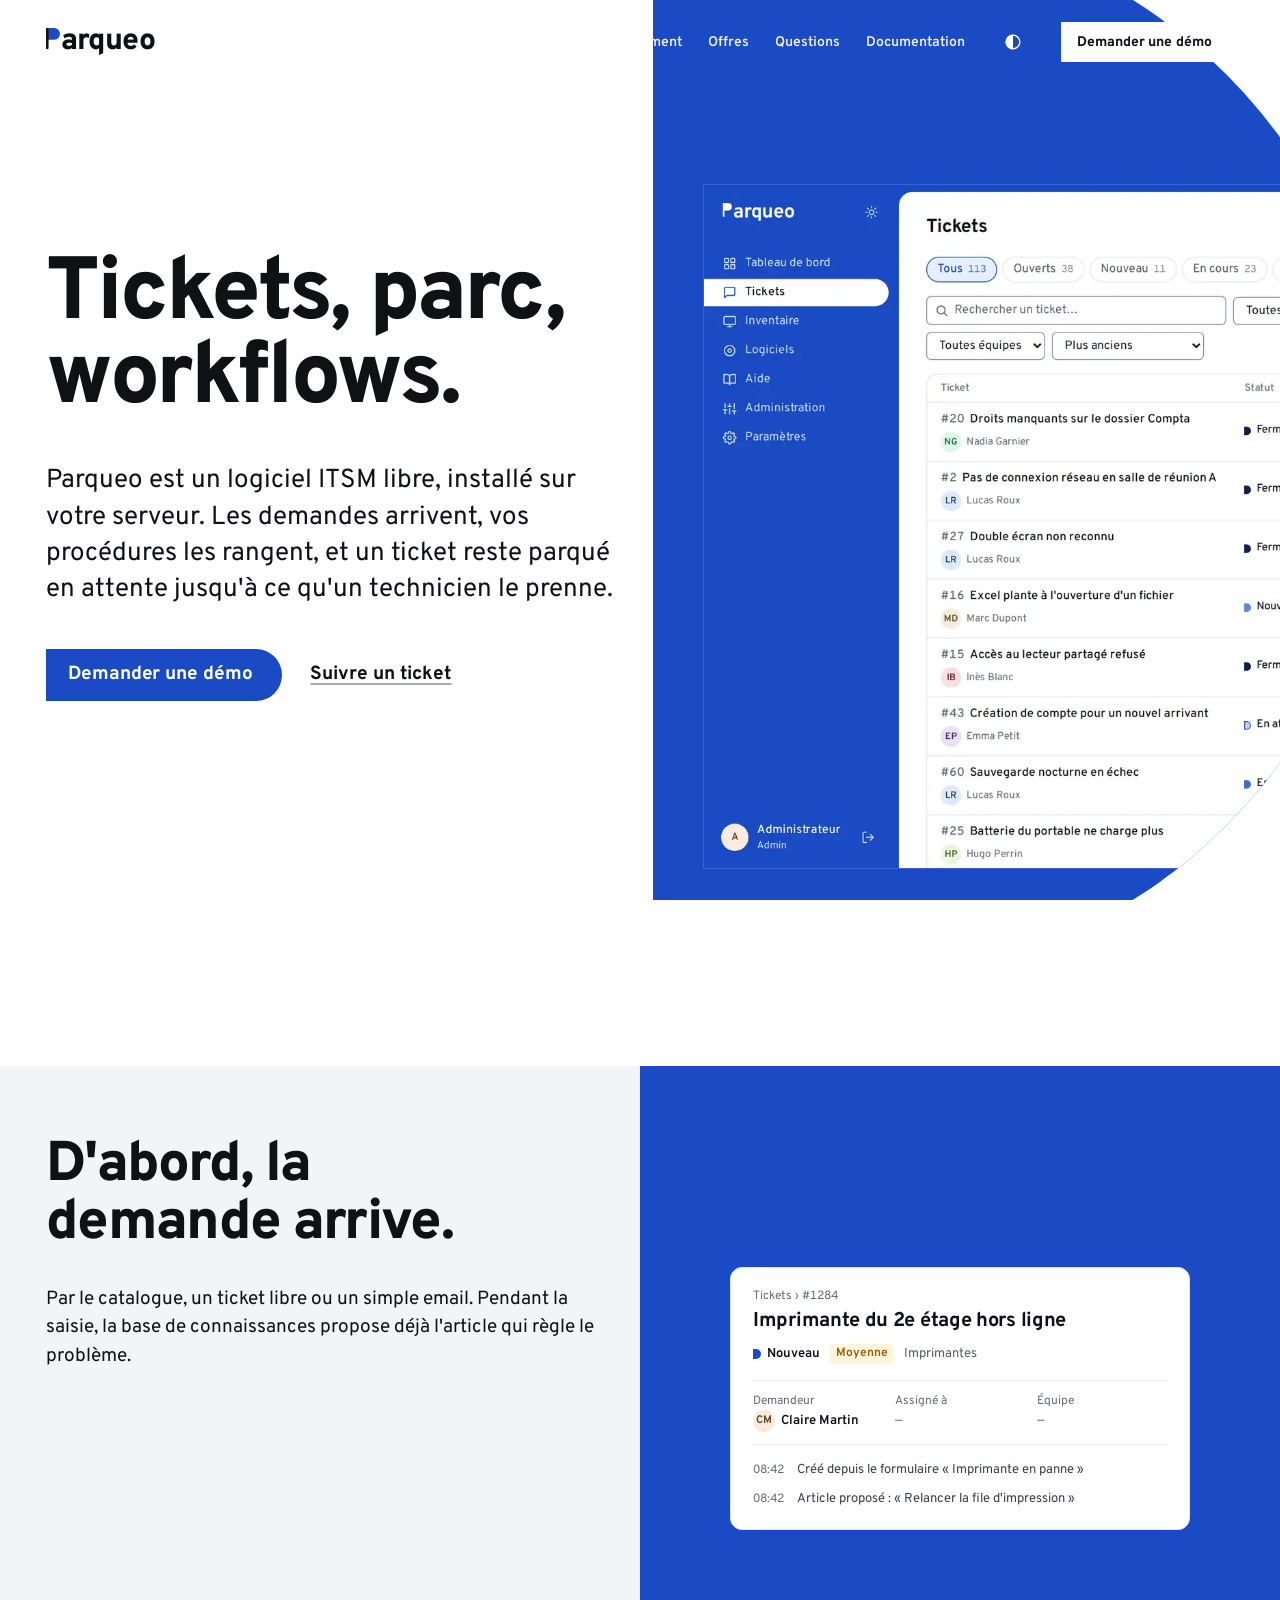
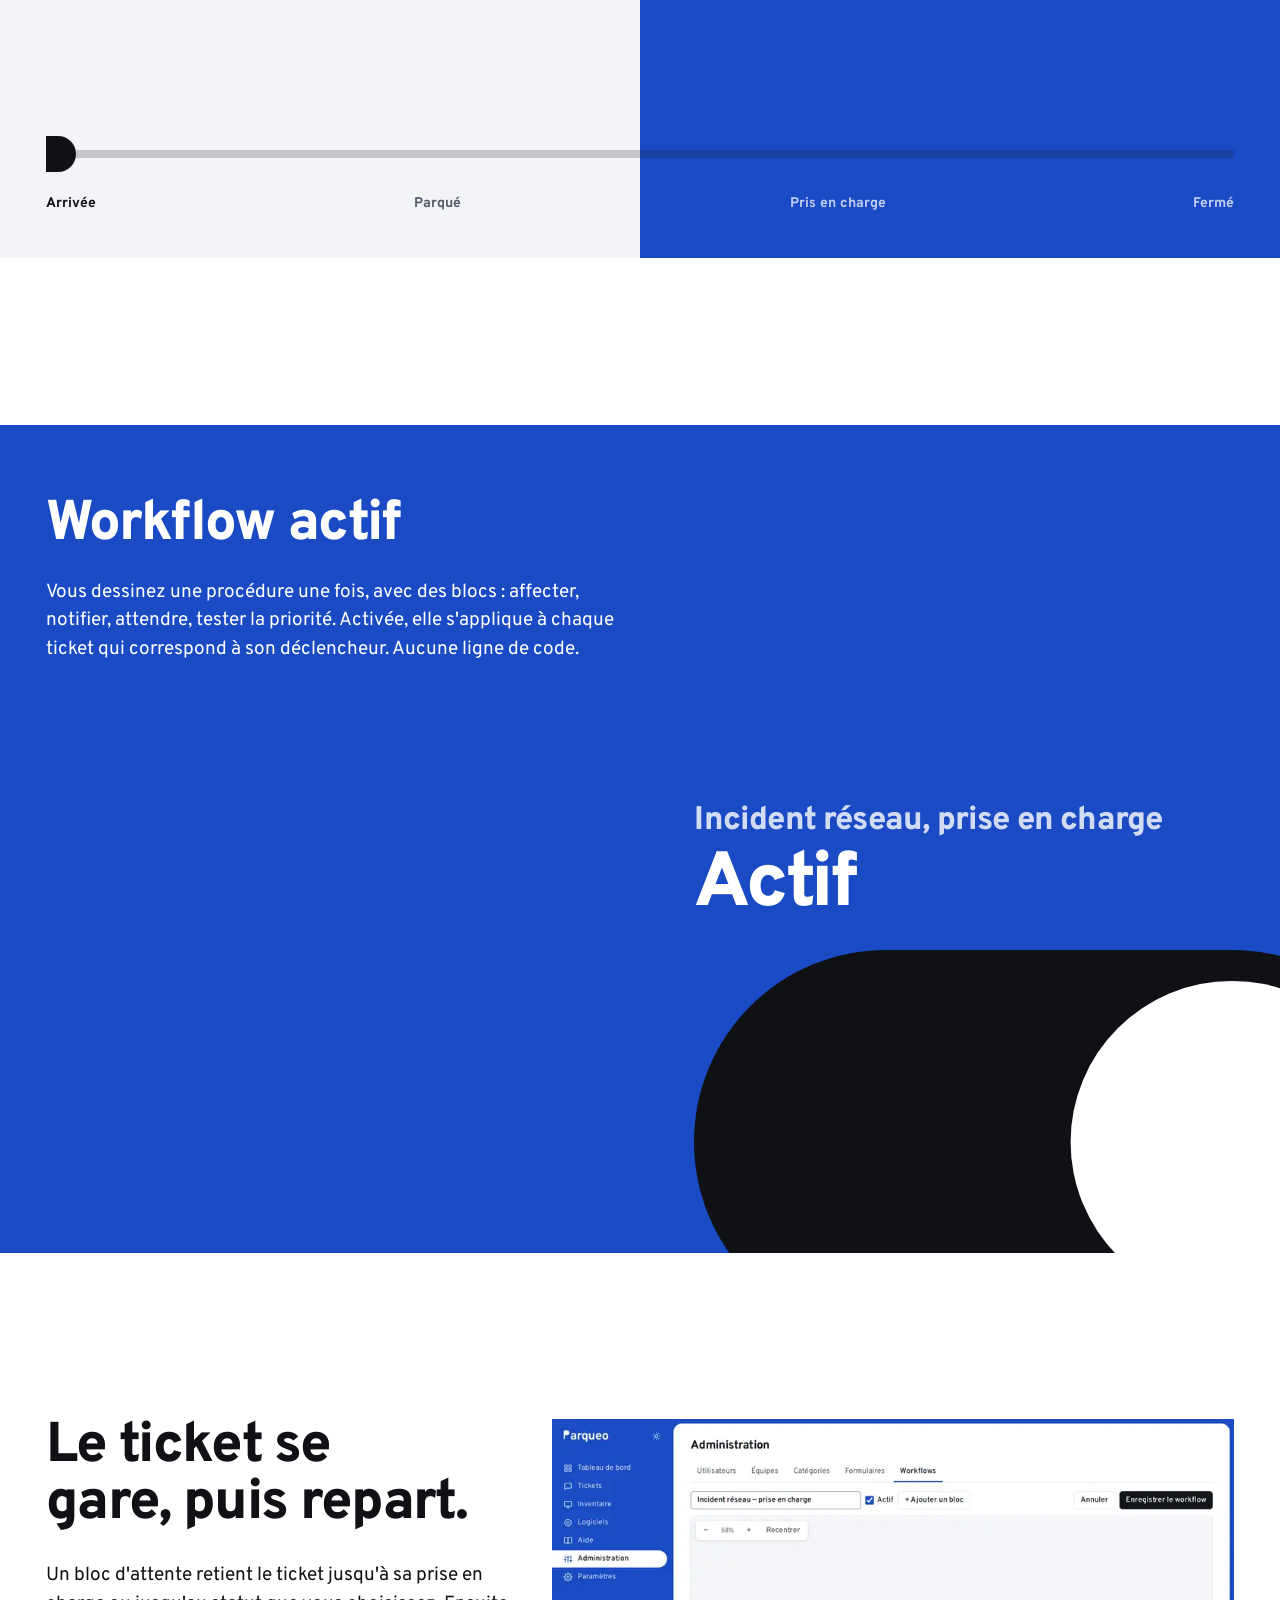
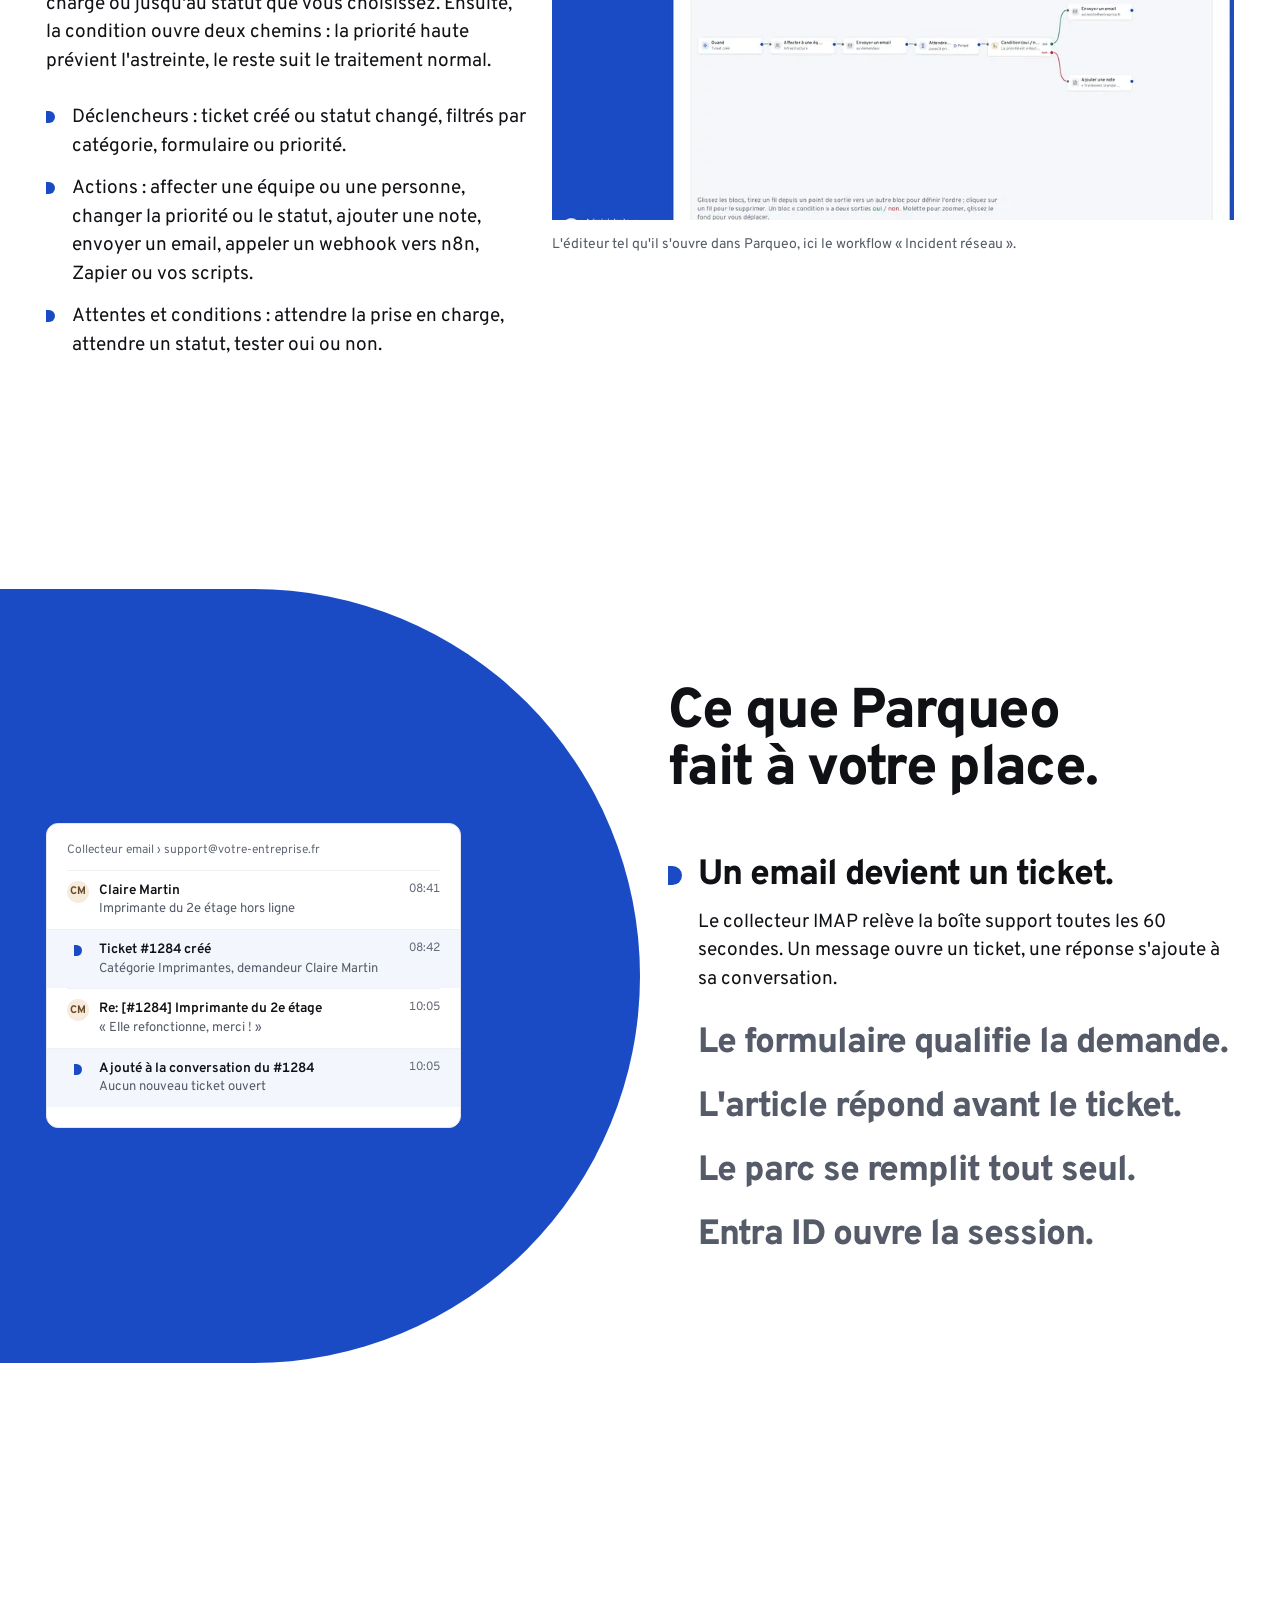
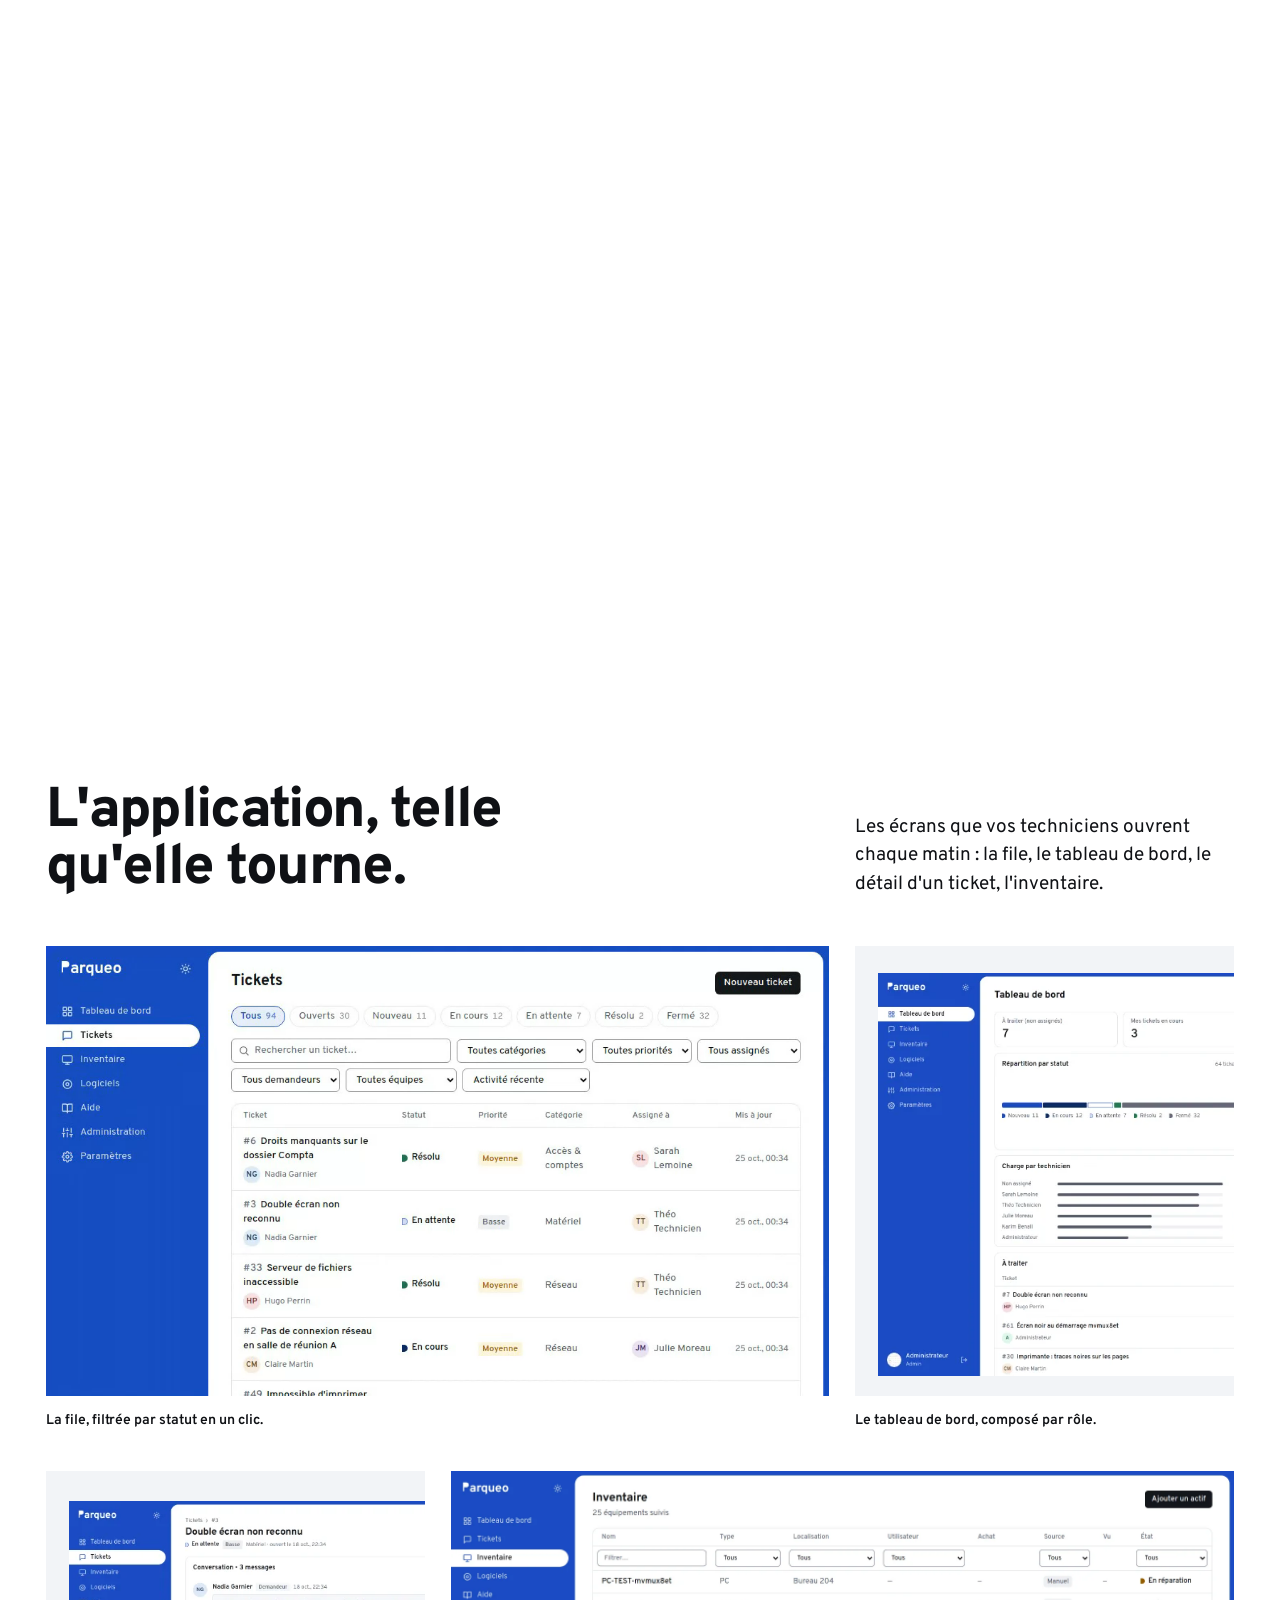
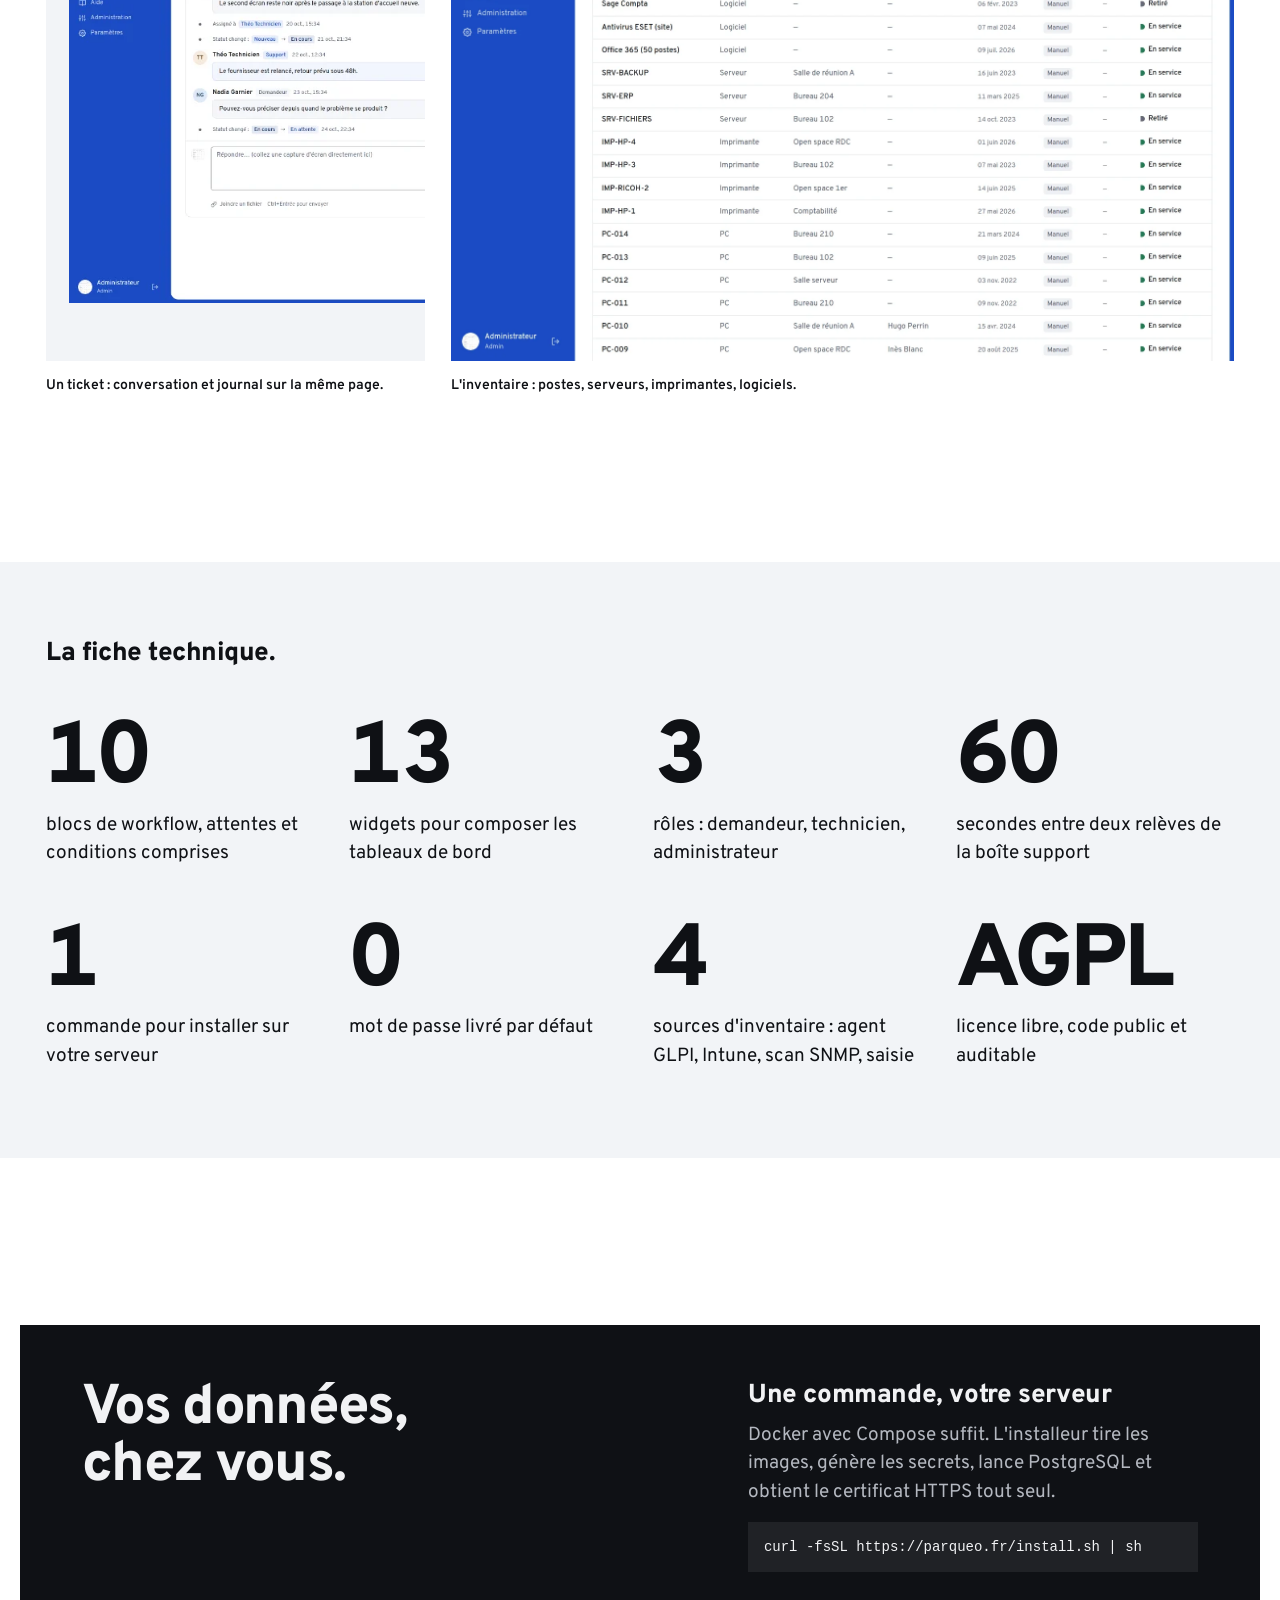
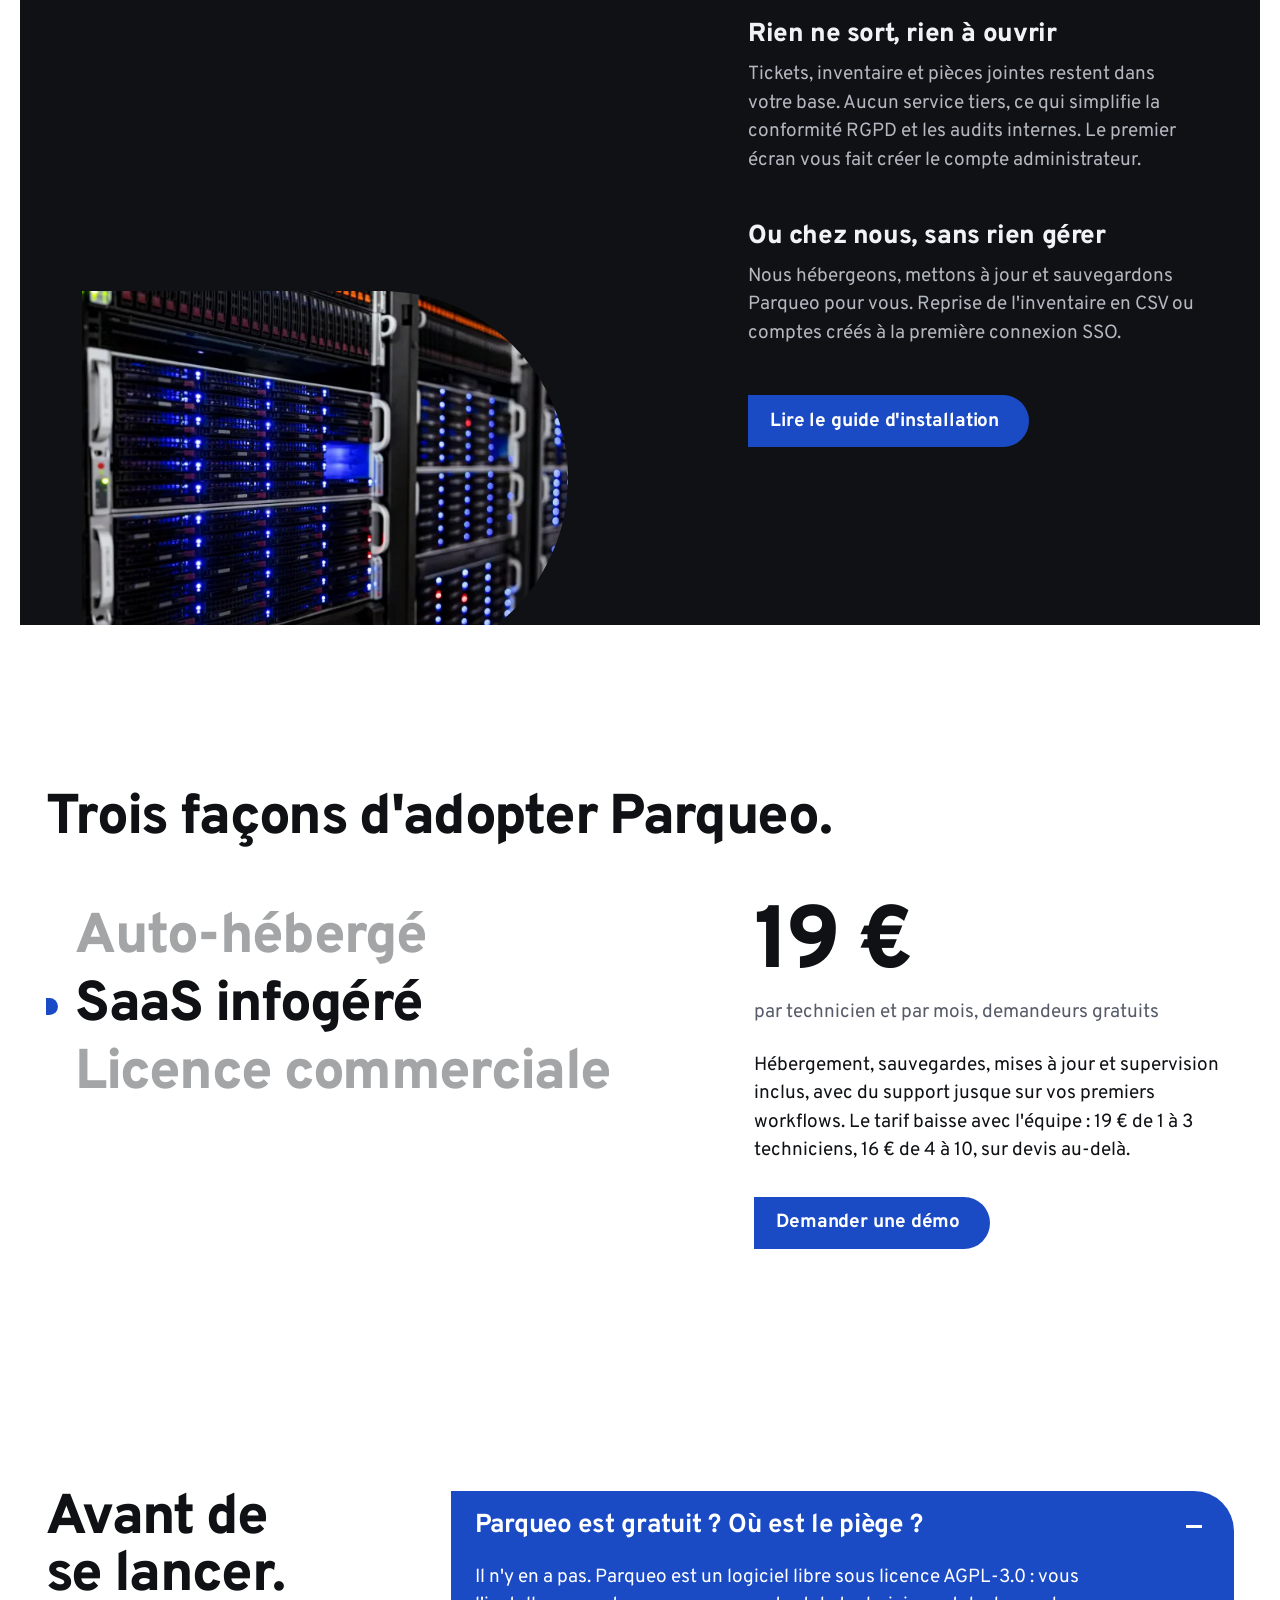
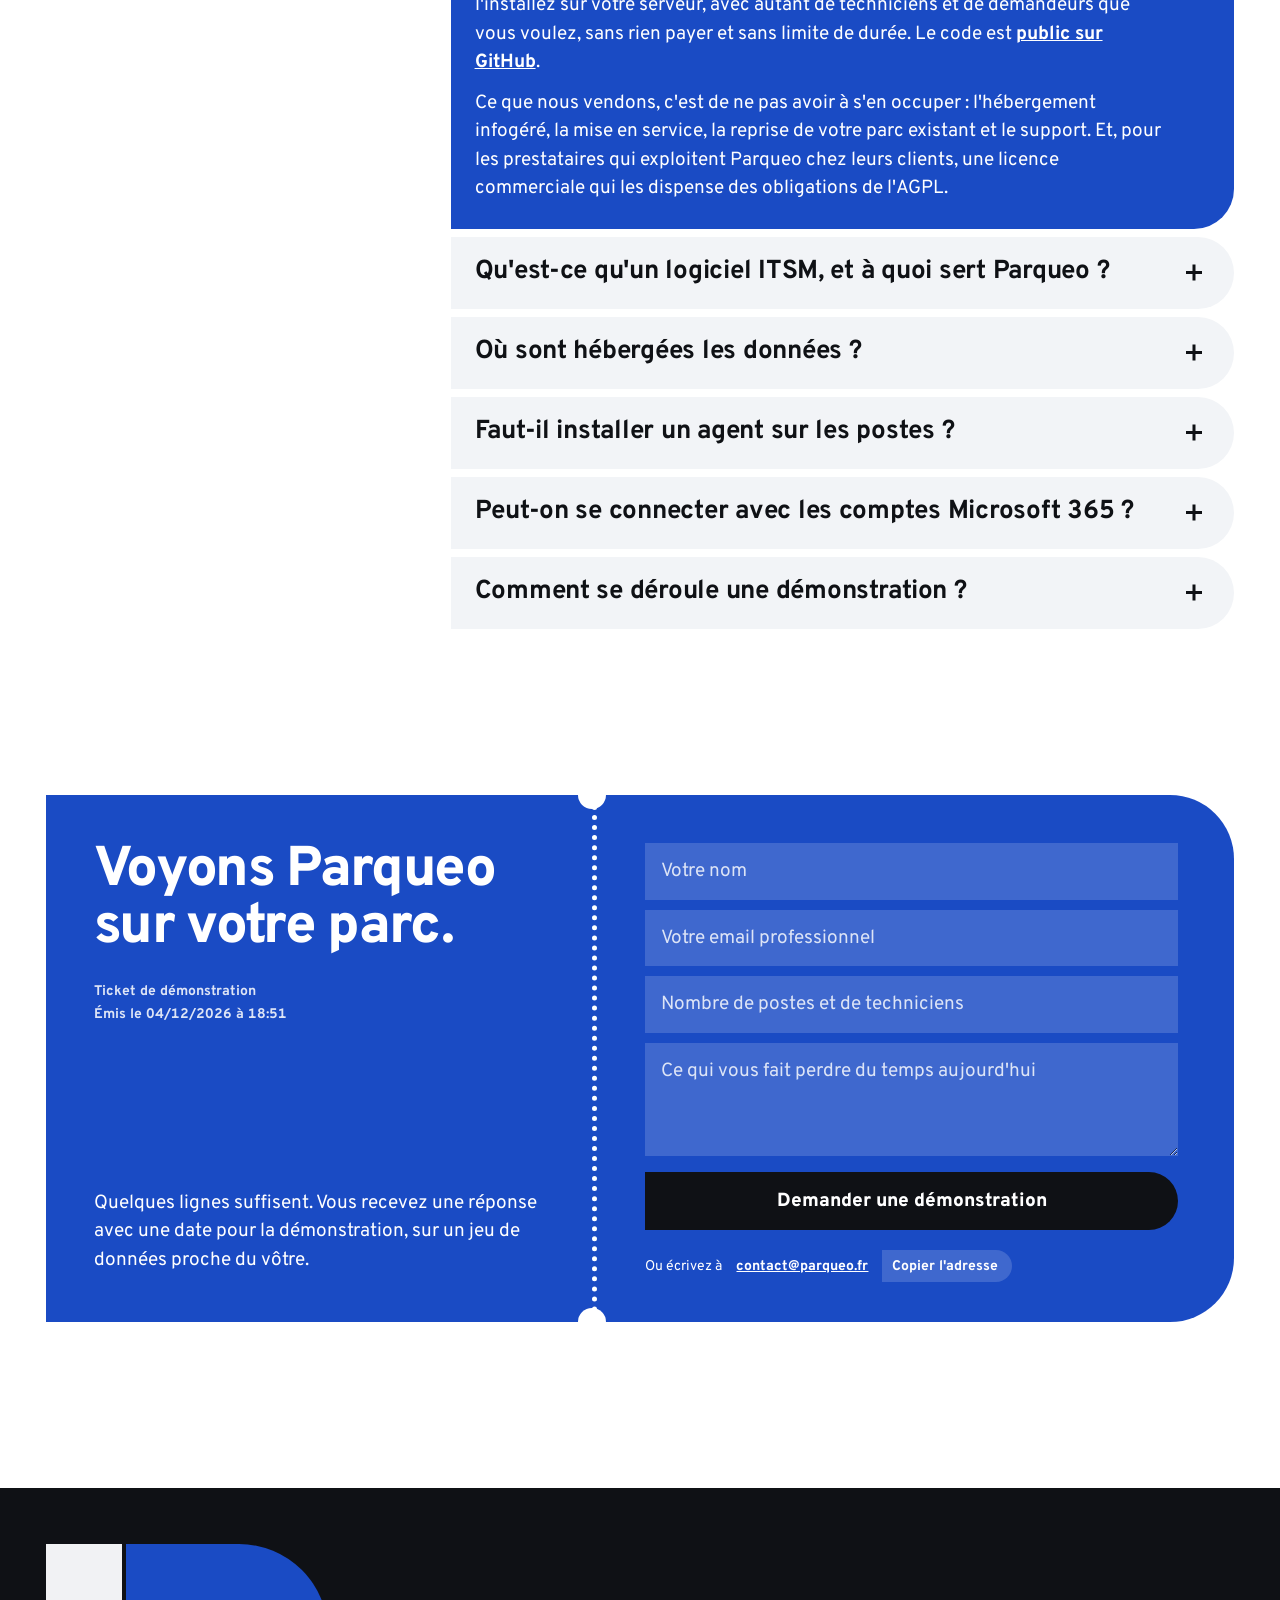
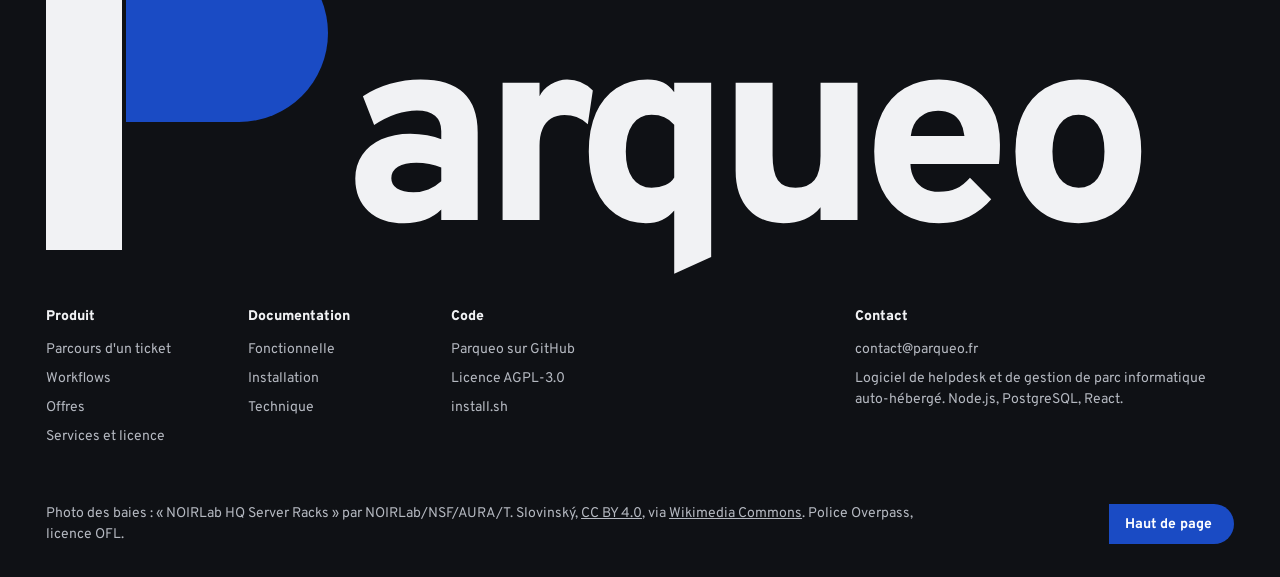
<file: index.html>
<!doctype html>
<!--
  ADRESSE DE CONTACT — à remplacer quand la boîte mail sera prête.
  Cherchez « contact@parqueo.fr » : 8 occurrences ici (données structurées
  JSON-LD, formulaire et liens de la section contact, pied de page), plus
  celle du formulaire dans site.js.

  ADRESSE DU SITE — si vous branchez un nom de domaine, remplacez
  « https://parqueo.fr/ » partout (canonical, Open Graph,
  JSON-LD, sitemap.xml, robots.txt) et ajoutez un fichier CNAME à la racine.
-->
<html lang="fr" class="no-js">
<head>
<meta charset="utf-8">
<meta name="viewport" content="width=device-width, initial-scale=1">
<meta name="color-scheme" content="light dark">

<title>Logiciel de ticketing et gestion de parc informatique | Parqueo</title>
<meta name="description" content="Logiciel de helpdesk et de gestion de parc auto-hébergé : ticketing, inventaire du parc informatique et workflows d'automatisation. Démo sur demande.">
<meta name="robots" content="index, follow, max-snippet:-1, max-image-preview:large, max-video-preview:-1">
<meta name="author" content="Parqueo">
<link rel="canonical" href="https://parqueo.fr/">

<meta property="og:type" content="website">
<meta property="og:site_name" content="Parqueo">
<meta property="og:locale" content="fr_FR">
<meta property="og:url" content="https://parqueo.fr/">
<meta property="og:title" content="Parqueo — logiciel de helpdesk et de gestion de parc informatique">
<meta property="og:description" content="Ticketing, inventaire du parc, catalogue de demandes et workflows visuels, dans un logiciel ITSM auto-hébergé. Démonstration sur demande.">
<meta property="og:image" content="https://parqueo.fr/og-image.png">
<meta property="og:image:width" content="1200">
<meta property="og:image:height" content="630">
<meta property="og:image:alt" content="Parqueo — le helpdesk et la gestion de parc, sans l'usine à gaz.">

<meta name="twitter:card" content="summary_large_image">
<meta name="twitter:title" content="Parqueo — logiciel de helpdesk et de gestion de parc informatique">
<meta name="twitter:description" content="Ticketing, inventaire du parc, catalogue de demandes et workflows visuels, dans un logiciel ITSM auto-hébergé.">
<meta name="twitter:image" content="https://parqueo.fr/og-image.png">

<meta name="theme-color" content="#ffffff" media="(prefers-color-scheme: light)">
<meta name="theme-color" content="#0c0d0f" media="(prefers-color-scheme: dark)">

<link rel="icon" href="favicon.svg" type="image/svg+xml">
<link rel="preload" href="fonts/overpass.woff2" as="font" type="font/woff2" crossorigin>

<script type="application/ld+json">
{
  "@context": "https://schema.org",
  "@graph": [
    {
      "@type": "WebSite",
      "@id": "https://parqueo.fr/#website",
      "url": "https://parqueo.fr/",
      "name": "Parqueo",
      "description": "Logiciel de helpdesk et de gestion de parc informatique auto-hébergé.",
      "inLanguage": "fr-FR",
      "publisher": { "@id": "https://parqueo.fr/#organization" }
    },
    {
      "@type": "Organization",
      "@id": "https://parqueo.fr/#organization",
      "name": "Parqueo",
      "url": "https://parqueo.fr/",
      "logo": "https://parqueo.fr/favicon.svg",
      "email": "contact@parqueo.fr",
      "contactPoint": {
        "@type": "ContactPoint",
        "contactType": "sales",
        "email": "contact@parqueo.fr",
        "availableLanguage": ["fr"]
      }
    },
    {
      "@type": "SoftwareApplication",
      "@id": "https://parqueo.fr/#software",
      "name": "Parqueo",
      "applicationCategory": "BusinessApplication",
      "applicationSubCategory": "Logiciel ITSM, helpdesk et gestion de parc informatique",
      "operatingSystem": "Application web (navigateur), serveur Linux",
      "url": "https://parqueo.fr/",
      "image": "https://parqueo.fr/og-image.png",
      "inLanguage": "fr-FR",
      "softwareRequirements": "Node.js, PostgreSQL",
      "license": "https://www.gnu.org/licenses/agpl-3.0.html",
      "offers": {
        "@type": "Offer",
        "price": "0",
        "priceCurrency": "EUR",
        "description": "Auto-hébergé : logiciel libre sous AGPL-3.0, techniciens et demandeurs illimités. Hébergement infogéré et licence intégrateur proposés séparément.",
        "availability": "https://schema.org/InStock"
      },
      "description": "Logiciel de helpdesk et de gestion de parc informatique auto-hébergé : ticketing, inventaire des équipements, catalogue de demandes, base de connaissances et workflows d'automatisation visuels.",
      "featureList": [
        "Ticketing avec statuts, priorités, équipes et assignation",
        "Workflows visuels : déclencheurs, actions, blocs d'attente et conditions",
        "Gestion de parc informatique : postes, imprimantes, serveurs, logiciels",
        "Catalogue de demandes et formulaires personnalisables",
        "Base de connaissances suggérée à la création du ticket",
        "Collecteur email IMAP : un message devient un ticket",
        "Authentification SSO Microsoft Entra ID (OpenID Connect)",
        "Tableaux de bord modulaires par rôle",
        "Notifications email et clôture automatique des tickets résolus",
        "Webhooks sortants vers n8n, Zapier ou vos scripts"
      ],
      "publisher": { "@id": "https://parqueo.fr/#organization" }
    },
    {
      "@type": "FAQPage",
      "@id": "https://parqueo.fr/#faq",
      "mainEntity": [
        {
          "@type": "Question",
          "name": "Parqueo est gratuit ? Où est le piège ?",
          "acceptedAnswer": {
            "@type": "Answer",
            "text": "Il n'y en a pas. Parqueo est un logiciel libre sous licence AGPL-3.0 : vous l'installez sur votre serveur, avec autant de techniciens et de demandeurs que vous voulez, sans rien payer et sans limite de durée. Le code est public sur GitHub. Ce que nous vendons, c'est de ne pas avoir à s'en occuper : l'hébergement infogéré, la mise en service, la reprise de votre parc existant et le support. Et pour les prestataires qui exploitent Parqueo chez leurs clients, une licence commerciale qui les dispense des obligations de l'AGPL."
          }
        },
        {
          "@type": "Question",
          "name": "Qu'est-ce qu'un logiciel ITSM et à quoi sert Parqueo ?",
          "acceptedAnswer": {
            "@type": "Answer",
            "text": "Un logiciel ITSM organise le travail d'un service informatique : réception des demandes des utilisateurs, suivi des incidents, inventaire des équipements. Parqueo réunit ces trois volets — ticketing, gestion de parc et automatisation des procédures — dans une seule application web, installée sur vos serveurs."
          }
        },
        {
          "@type": "Question",
          "name": "Où sont hébergées les données de Parqueo ?",
          "acceptedAnswer": {
            "@type": "Answer",
            "text": "Vous choisissez. En auto-hébergé, tout est installé sur votre serveur ou celui de votre hébergeur : aucune donnée de ticket, d'inventaire ou de pièce jointe ne transite par un service tiers, ce qui simplifie la conformité RGPD. En SaaS, Parqueo est hébergé et infogéré par nos soins — vous n'avez aucune infrastructure à gérer."
          }
        },
        {
          "@type": "Question",
          "name": "Faut-il installer un agent sur les postes ?",
          "acceptedAnswer": {
            "@type": "Answer",
            "text": "Non, ce n'est pas obligatoire. Parqueo s'utilise depuis un navigateur, sur poste comme sur mobile."
          }
        },
        {
          "@type": "Question",
          "name": "Peut-on se connecter avec les comptes Microsoft 365 de l'entreprise ?",
          "acceptedAnswer": {
            "@type": "Answer",
            "text": "Oui. Parqueo gère l'authentification unique avec Microsoft Entra ID via OpenID Connect, avec restriction par domaine email. Les comptes locaux restent disponibles pour les prestataires ou les accès de secours."
          }
        },
        {
          "@type": "Question",
          "name": "Comment se déroule une démonstration de Parqueo ?",
          "acceptedAnswer": {
            "@type": "Answer",
            "text": "Écrivez-nous en décrivant votre parc et vos procédures actuelles. Nous vous montrons l'application sur un jeu de données proche du vôtre, puis nous étudions ensemble la reprise de votre inventaire et la configuration de vos premiers workflows."
          }
        }
      ]
    }
  ]
}
</script>

<link rel="stylesheet" href="/styles.css">

<script>
  // Appliqué avant le premier rendu : lu plus tard, le thème choisi ferait
  // clignoter la page (rendu système, puis bascule sous les yeux). La classe
  // `js` n'arme les animations d'entrée que si le script tourne : sans lui,
  // tout le contenu reste visible.
  (function () {
    var r = document.documentElement;
    r.classList.remove('no-js');
    r.classList.add('js');
    try {
      var t = localStorage.getItem('parqueo-theme');
      if (t === 'dark' || t === 'light') r.setAttribute('data-theme', t);
    } catch (e) { /* stockage refusé : on s'en tient à la préférence du système */ }
  })();
</script>
</head>
<body class="page-home">

<a class="skip" href="#contenu">Aller au contenu</a>

<header class="nav">
  <div class="nav-in">
    <a class="brand" href="#top" aria-label="Parqueo, accueil">
      <svg class="mk" viewBox="6 3 12 18" aria-hidden="true" focusable="false">
        <path d="M7 3h6a5 5 0 0 1 0 10H7z" fill="var(--accent-field)"/>
        <path d="M7 4v16" stroke="currentColor" stroke-width="2.4" stroke-linecap="round"/>
      </svg>arqueo</a>
    <nav class="nav-links" id="nav-links" aria-label="Navigation principale">
      <a href="#parcours">Parcours</a>
      <a href="#workflows">Workflows</a>
      <a href="#hebergement">Hébergement</a>
      <a href="#offres">Offres</a>
      <a href="#faq">Questions</a>
      <a href="/docs/">Documentation</a>
    </nav>
    <button type="button" class="theme-btn" id="theme-btn" aria-label="Activer le thème sombre">
      <svg viewBox="0 0 24 24" aria-hidden="true" focusable="false"><path d="M12 3a9 9 0 0 0 0 18z" fill="currentColor"/><circle cx="12" cy="12" r="8.2" fill="none" stroke="currentColor" stroke-width="1.6"/></svg>
    </button>
    <a class="btn btn-sm nav-cta" href="#contact">Demander une démo</a>
    <button type="button" class="menu-btn" id="menu-btn" aria-label="Ouvrir le menu" aria-expanded="false" aria-controls="nav-links">Menu</button>
  </div>
</header>

<main id="contenu">

  <!-- ============ Premier écran : la panse du P, à l'échelle d'un panneau ============ -->
  <section class="hero" id="top" aria-labelledby="titre-principal">
    <div class="hero-copy" data-reveal>
      <h1 id="titre-principal" class="display">Tickets, parc, workflows.</h1>
      <p class="hero-lede">
        Parqueo est un logiciel ITSM libre, installé sur votre serveur. Les demandes arrivent,
        vos procédures les rangent, et un ticket reste parqué en attente jusqu'à ce qu'un
        technicien le prenne.
      </p>
      <div class="hero-actions">
        <a class="btn" href="#contact">Demander une démo</a>
        <a class="text-link" href="#parcours">Suivre un ticket</a>
      </div>
    </div>
    <figure class="hero-bowl">
      <div class="bowl-stage shutter">
        <img src="img/liste-tickets-1600.webp"
             srcset="img/liste-tickets-800.webp 800w, img/liste-tickets-1600.webp 1600w"
             sizes="(max-width: 760px) 120vw, 64vw"
             width="1600" height="1000" fetchpriority="high"
             alt="La file de tickets de Parqueo : filtres par statut, ticket, statut, priorité, catégorie et technicien assigné.">
      </div>
      <figcaption class="sr-only">La file de tickets, telle qu'elle s'affiche dans Parqueo.</figcaption>
    </figure>
  </section>

  <!-- ============ Parcours : on fait avancer un ticket soi-même ============ -->
  <section class="journey" id="parcours" aria-labelledby="titre-parcours">
    <div class="journey-fields">
      <div class="journey-words">
        <h2 id="titre-parcours" class="head" aria-live="polite">
          <span data-stage-text="0">D'abord, la demande arrive.</span>
          <span data-stage-text="1" hidden>Ensuite, le ticket se gare.</span>
          <span data-stage-text="2" hidden>Puis un technicien le prend.</span>
          <span data-stage-text="3" hidden>Enfin, il se ferme seul.</span>
        </h2>
        <div class="journey-notes">
          <p data-stage-note="0">Par le catalogue, un ticket libre ou un simple email. Pendant la saisie, la base de connaissances propose déjà l'article qui règle le problème.</p>
          <p data-stage-note="1" hidden>Le workflow affecte l'équipe et prévient le demandeur, puis le ticket attend sur le bloc « prise en charge ». Personne n'a à le relancer.</p>
          <p data-stage-note="2" hidden>Dès qu'il est assigné, le ticket quitte sa place et le workflow reprend au bloc suivant. Le journal garde chaque étape, horodatée.</p>
          <p data-stage-note="3" hidden>Résolu, il envoie l'enquête de satisfaction en un clic. Sans nouvelle activité, il se ferme après le délai que vous fixez, 7 jours par défaut.</p>
        </div>
      </div>

      <div class="journey-stage">
        <article class="tk" data-ui aria-label="Ticket 1284 dans Parqueo">
          <header class="tk-head">
            <p class="tk-crumb">Tickets › #1284</p>
            <h3 class="tk-title">Imprimante du 2e étage hors ligne</h3>
            <p class="tk-meta">
              <span class="tk-status" data-status="new"><i class="mark"></i><span data-status-label>Nouveau</span></span>
              <span class="tk-chip">Moyenne</span>
              <span>Imprimantes</span>
            </p>
          </header>
          <dl class="tk-props">
            <div><dt>Demandeur</dt><dd><span class="av" style="--h:32">CM</span>Claire Martin</dd></div>
            <div><dt>Assigné à</dt><dd data-assignee><span class="dash">—</span></dd></div>
            <div><dt>Équipe</dt><dd data-team><span class="dash">—</span></dd></div>
          </dl>
          <ol class="tk-log" aria-label="Journal du ticket">
            <li data-from="0"><time>08:42</time>Créé depuis le formulaire « Imprimante en panne »</li>
            <li data-from="0"><time>08:42</time>Article proposé : « Relancer la file d'impression »</li>
            <li data-from="1"><time>08:42</time>Affecté à l'équipe Support N1 (workflow « Imprimantes »)</li>
            <li data-from="1"><time>08:42</time>Email envoyé à Claire Martin</li>
            <li data-from="1" class="parked" data-until="2"><time>08:42</time><i class="mark"></i>Parqué sur « Attendre la prise en charge »</li>
            <li data-from="2"><time>09:15</time>Assigné à Sarah Lemoine</li>
            <li data-from="2"><time>09:15</time>Statut changé : Nouveau → En cours</li>
            <li data-from="3"><time>10:02</time>Statut changé : En cours → Résolu</li>
            <li data-from="3"><time>10:02</time>Enquête envoyée. Réponse : oui, bien traité</li>
          </ol>
        </article>
      </div>
    </div>

    <div class="journey-control">
      <label class="sr-only" for="stage-range">Étape du ticket</label>
      <input type="range" id="stage-range" min="0" max="3" step="1" value="0" aria-valuetext="La demande arrive">
      <ol class="journey-steps" aria-hidden="true">
        <li data-step="0">Arrivée</li>
        <li data-step="1">Parqué</li>
        <li data-step="2">Pris en charge</li>
        <li data-step="3">Fermé</li>
      </ol>
    </div>
  </section>

  <!-- ============ Un interrupteur, à l'échelle d'une affiche ============ -->
  <section class="switch-field" id="workflows" aria-labelledby="titre-workflows" data-on="true">
    <div class="switch-copy" data-reveal>
      <h2 id="titre-workflows" class="head">Workflow <span data-switch-word>actif</span></h2>
      <p>
        Vous dessinez une procédure une fois, avec des blocs : affecter, notifier, attendre,
        tester la priorité. Activée, elle s'applique à chaque ticket qui correspond à son
        déclencheur. Aucune ligne de code.
      </p>
    </div>
    <div class="giant-switch" data-ui>
      <p class="gs-name">Incident réseau, prise en charge</p>
      <button type="button" class="gs-toggle" role="switch" aria-checked="true" aria-labelledby="titre-workflows">
        <span class="gs-knob"></span>
      </button>
      <p class="gs-label" data-switch-label>Actif</p>
    </div>
  </section>

  <section class="editor-band" aria-labelledby="titre-editeur">
    <div class="editor-copy" data-reveal>
      <h2 id="titre-editeur" class="head">Le ticket se gare, puis repart.</h2>
      <p>
        Un bloc d'attente retient le ticket jusqu'à sa prise en charge ou jusqu'au statut que
        vous choisissez. Ensuite, la condition ouvre deux chemins : la priorité haute
        prévient l'astreinte, le reste suit le traitement normal.
      </p>
      <ul class="bowl-list">
        <li>Déclencheurs : ticket créé ou statut changé, filtrés par catégorie, formulaire ou priorité.</li>
        <li>Actions : affecter une équipe ou une personne, changer la priorité ou le statut, ajouter une note, envoyer un email, appeler un webhook vers n8n, Zapier ou vos scripts.</li>
        <li>Attentes et conditions : attendre la prise en charge, attendre un statut, tester oui ou non.</li>
      </ul>
    </div>
    <figure class="editor-shot">
      <img src="img/editeur-workflow-1800.webp"
           srcset="img/editeur-workflow-900.webp 900w, img/editeur-workflow-1800.webp 1800w"
           sizes="(max-width: 760px) 100vw, 60vw" width="1800" height="1125" loading="lazy"
           alt="L'éditeur de workflow de Parqueo : quand un ticket Réseau est créé, il est affecté à l'équipe Infrastructure, le demandeur est prévenu, le ticket attend sa prise en charge, puis une condition sur la priorité prévient l'astreinte ou ajoute une note.">
      <figcaption>L'éditeur tel qu'il s'ouvre dans Parqueo, ici le workflow « Incident réseau ».</figcaption>
    </figure>
  </section>

  <!-- ============ Fonctionnalités : cinq tâches, l'écran qui les prouve ============
       Grand écran : la section s'épingle, chaque cran de molette passe à la tâche
       suivante et l'écran de Parqueo correspondant s'affiche dans la panse.
       Téléphone, ou sans script : les cinq tâches à la suite, chacune avec son écran. -->
  <section class="feats" id="fonctions" aria-labelledby="titre-fonctions">
    <div class="feats-pin">
      <h2 id="titre-fonctions" class="head feats-head">Ce que Parqueo fait à votre place.</h2>
      <ol class="feats-list">
        <li class="feat">
          <h3 class="feat-name"><button type="button" data-feat="0">Un email devient un ticket.</button></h3>
          <p class="feat-more">Le collecteur IMAP relève la boîte support toutes les 60 secondes. Un message ouvre un ticket, une réponse s'ajoute à sa conversation.</p>
          <figure class="feat-shot">
            <div class="ui-card" data-ui aria-label="La boîte support relevée par Parqueo">
              <p class="ui-crumb">Collecteur email › support@votre-entreprise.fr</p>
              <ul class="ui-mails">
                <li><span class="av" style="--h:32">CM</span><div><b>Claire Martin</b><span>Imprimante du 2e étage hors ligne</span></div><time>08:41</time></li>
                <li><span class="ui-arrow" aria-hidden="true"></span><div><b>Ticket #1284 créé</b><span>Catégorie Imprimantes, demandeur Claire Martin</span></div><time>08:42</time></li>
                <li><span class="av" style="--h:32">CM</span><div><b>Re: [#1284] Imprimante du 2e étage</b><span>« Elle refonctionne, merci ! »</span></div><time>10:05</time></li>
                <li><span class="ui-arrow" aria-hidden="true"></span><div><b>Ajouté à la conversation du #1284</b><span>Aucun nouveau ticket ouvert</span></div><time>10:05</time></li>
              </ul>
            </div>
          </figure>
        </li>
        <li class="feat">
          <h3 class="feat-name"><button type="button" data-feat="1">Le formulaire qualifie la demande.</button></h3>
          <p class="feat-more">Le catalogue pose les bonnes questions : texte, listes, dates, cases. Le ticket arrive avec sa catégorie, sa priorité et son workflow.</p>
          <figure class="feat-shot">
            <div class="ui-card" data-ui aria-label="Un formulaire du catalogue de demandes">
              <p class="ui-crumb">Catalogue › Imprimante en panne</p>
              <div class="ui-fields">
                <p><span>Étage</span><b class="ui-select">2e étage</b></p>
                <p><span>Imprimante</span><b class="ui-select">IMP-HP-4</b></p>
                <p><span>Message affiché</span><b class="ui-input">Hors ligne</b></p>
                <p class="ui-check"><i aria-hidden="true"></i>J'ai déjà redémarré l'imprimante</p>
              </div>
              <p class="ui-result"><span>Le ticket arrivera avec</span>
                <b class="tk-chip ui-chip-blue">Imprimantes</b><b class="tk-chip">Moyenne</b><b class="tk-chip ui-chip-grey">Workflow « Imprimantes »</b></p>
            </div>
          </figure>
        </li>
        <li class="feat">
          <h3 class="feat-name"><button type="button" data-feat="2">L'article répond avant le ticket.</button></h3>
          <p class="feat-more">Pendant la saisie, la base de connaissances suggère les articles écrits par vos techniciens. La demande la plus simple ne part jamais.</p>
          <figure class="feat-shot">
            <div class="ui-card" data-ui aria-label="Suggestions d'articles pendant la création d'un ticket">
              <p class="ui-crumb">Tickets › Nouvelle demande</p>
              <div class="ui-fields">
                <p><span>Titre</span><b class="ui-input ui-typing">l'imprimante ne répond plus</b></p>
              </div>
              <div class="ui-suggest">
                <p>Ces articles peuvent peut-être vous aider :</p>
                <ul>
                  <li>Relancer la file d'impression</li>
                  <li>Remettre une imprimante réseau en ligne</li>
                  <li>Ajouter une imprimante sur son poste</li>
                </ul>
              </div>
            </div>
          </figure>
        </li>
        <li class="feat">
          <h3 class="feat-name"><button type="button" data-feat="3">Le parc se remplit tout seul.</button></h3>
          <p class="feat-more">Agent GLPI sur les postes, connecteur Microsoft Intune sans agent, scan réseau SNMP pour les imprimantes, switches et NAS. Ou la saisie à la main.</p>
          <figure class="feat-shot">
            <div class="ui-card" data-ui aria-label="L'inventaire du parc et la source de chaque équipement">
              <p class="ui-crumb">Inventaire › 24 équipements suivis</p>
              <table class="ui-table">
                <thead><tr><th>Nom</th><th>Type</th><th>Source</th></tr></thead>
                <tbody>
                  <tr><td>PC-COMPTA-03</td><td>Poste</td><td><b class="ui-src" data-src="agent">Agent</b></td></tr>
                  <tr><td>LAPTOP-RH-12</td><td>Portable</td><td><b class="ui-src" data-src="intune">Intune</b></td></tr>
                  <tr><td>IMP-HP-4</td><td>Imprimante</td><td><b class="ui-src" data-src="scan">Scan réseau</b></td></tr>
                  <tr><td>SW-ETAGE-2</td><td>Switch</td><td><b class="ui-src" data-src="scan">Scan réseau</b></td></tr>
                  <tr><td>NAS-SAUVEGARDE</td><td>NAS</td><td><b class="ui-src" data-src="scan">Scan réseau</b></td></tr>
                  <tr><td>Sage Compta</td><td>Logiciel</td><td><b class="ui-src">Manuel</b></td></tr>
                </tbody>
              </table>
            </div>
          </figure>
        </li>
        <li class="feat">
          <h3 class="feat-name"><button type="button" data-feat="4">Entra ID ouvre la session.</button></h3>
          <p class="feat-more">Connexion Microsoft avec restriction par domaine, compte créé à la première connexion. Les comptes locaux restent pour les prestataires et le secours.</p>
          <figure class="feat-shot">
            <div class="ui-card ui-login" data-ui aria-label="L'écran de connexion de Parqueo">
              <p class="ui-title">Connexion</p>
              <p class="ui-intro">Connectez-vous pour retrouver vos tickets et votre parc.</p>
              <p class="ui-btn">Se connecter avec Microsoft</p>
              <p class="ui-or"><span>ou</span></p>
              <div class="ui-fields">
                <p><span>Email</span><b class="ui-input">prestataire@externe.fr</b></p>
                <p><span>Mot de passe</span><b class="ui-input">••••••••••</b></p>
              </div>
            </div>
          </figure>
        </li>
      </ol>
    </div>
  </section>

  <!-- ============ L'application : quatre écrans, puis la fiche technique ============ -->
  <section class="app" data-air="64" id="apercu" aria-labelledby="titre-apercu">
    <div class="app-intro" data-reveal>
      <h2 id="titre-apercu" class="head">L'application, telle qu'elle tourne.</h2>
      <p>Les écrans que vos techniciens ouvrent chaque matin : la file, le tableau de bord, le détail d'un ticket, l'inventaire.</p>
    </div>
    <div class="shots">
      <figure class="shot shot-main">
        <div class="shot-frame"><video src="img/file-tickets.webm" poster="img/file-tickets-poster.webp" width="1100" height="632" muted loop playsinline autoplay preload="none" aria-label="La file de tickets filtrée tour à tour par statut : en attente, nouveau, en cours, puis tous."></video></div>
        <figcaption>La file, filtrée par statut en un clic.</figcaption>
      </figure>
      <figure class="shot shot-side">
        <a class="shot-frame" href="img/tableau-de-bord-1600.webp"><img src="img/tableau-de-bord-800.webp" width="800" height="500" loading="lazy" alt="Tableau de bord : tickets à traiter, répartition par statut, flux hebdomadaire, charge par technicien."></a>
        <figcaption>Le tableau de bord, composé par rôle.</figcaption>
      </figure>
      <figure class="shot shot-side" data-stop="40">
        <a class="shot-frame" href="img/detail-ticket-1600.webp"><img src="img/detail-ticket-800.webp" width="800" height="500" loading="lazy" alt="Détail d'un ticket en attente : conversation, journal, statut, priorité et assignation."></a>
        <figcaption>Un ticket : conversation et journal sur la même page.</figcaption>
      </figure>
      <figure class="shot shot-main">
        <a class="shot-frame" href="img/inventaire-1600.webp"><img src="img/inventaire-1600.webp" width="1600" height="1000" loading="lazy" alt="Inventaire du parc : postes, imprimantes et serveurs avec leur état et leur source."></a>
        <figcaption>L'inventaire : postes, serveurs, imprimantes, logiciels.</figcaption>
      </figure>
    </div>
    <div class="specs" data-stop="0">
      <h3 class="specs-head">La fiche technique.</h3>
      <dl class="specs-list" data-reveal>
        <div><dt>blocs de workflow, attentes et conditions comprises</dt><dd>10</dd></div>
        <div><dt>widgets pour composer les tableaux de bord</dt><dd>13</dd></div>
        <div><dt>rôles : demandeur, technicien, administrateur</dt><dd>3</dd></div>
        <div><dt>secondes entre deux relèves de la boîte support</dt><dd>60</dd></div>
        <div><dt>commande pour installer sur votre serveur</dt><dd>1</dd></div>
        <div><dt>mot de passe livré par défaut</dt><dd>0</dd></div>
        <div><dt>sources d'inventaire : agent GLPI, Intune, scan SNMP, saisie</dt><dd>4</dd></div>
        <div><dt>licence libre, code public et auditable</dt><dd>AGPL</dd></div>
      </dl>
    </div>
  </section>

  <!-- ============ Hébergement : panneau sombre, photo en panse ============ -->
  <section class="host" id="hebergement" aria-labelledby="titre-hebergement">
    <div class="host-panel">
      <div class="host-left" data-reveal>
        <h2 id="titre-hebergement" class="head">Vos données, chez vous.</h2>
        <figure class="host-photo">
          <img src="img/baies-serveurs-1600.webp"
               srcset="img/baies-serveurs-800.webp 800w, img/baies-serveurs-1600.webp 1600w"
               sizes="(max-width: 760px) 86vw, 38vw" width="1600" height="1067" loading="lazy"
               alt="Baies de serveurs, voyants bleus allumés, dans une salle informatique.">
        </figure>
      </div>
      <div class="host-right" data-reveal>
        <div class="host-block">
          <h3>Une commande, votre serveur</h3>
          <p>Docker avec Compose suffit. L'installeur tire les images, génère les secrets, lance PostgreSQL et obtient le certificat HTTPS tout seul.</p>
          <pre><code>curl -fsSL https://parqueo.fr/install.sh | sh</code></pre>
        </div>
        <div class="host-block">
          <h3>Rien ne sort, rien à ouvrir</h3>
          <p>Tickets, inventaire et pièces jointes restent dans votre base. Aucun service tiers, ce qui simplifie la conformité RGPD et les audits internes. Le premier écran vous fait créer le compte administrateur.</p>
        </div>
        <div class="host-block">
          <h3>Ou chez nous, sans rien gérer</h3>
          <p>Nous hébergeons, mettons à jour et sauvegardons Parqueo pour vous. Reprise de l'inventaire en CSV ou comptes créés à la première connexion SSO.</p>
        </div>
        <a class="btn btn-on-dark" href="/docs/installation/">Lire le guide d'installation</a>
      </div>
    </div>
  </section>

  <!-- ============ Offres : les noms sont le sommaire, un seul chiffre vit ============ -->
  <section class="plans" data-air="64" id="offres" aria-labelledby="titre-offres">
    <h2 id="titre-offres" class="head plans-head">Trois façons d'adopter Parqueo.</h2>
    <div class="plans-grid">
      <div class="plan-names" role="tablist" aria-label="Offres">
        <button type="button" role="tab" id="plan-tab-0" aria-controls="plan-0" aria-selected="false" tabindex="-1">Auto-hébergé</button>
        <button type="button" role="tab" id="plan-tab-1" aria-controls="plan-1" aria-selected="true">SaaS infogéré</button>
        <button type="button" role="tab" id="plan-tab-2" aria-controls="plan-2" aria-selected="false" tabindex="-1">Licence commerciale</button>
      </div>
      <div class="plan-stage">
        <div class="plan" role="tabpanel" id="plan-0" aria-labelledby="plan-tab-0" hidden>
          <p class="plan-price">Gratuit</p>
          <p class="plan-period">logiciel libre, AGPL-3.0, pour toujours</p>
          <p class="plan-body">Une commande, et Parqueo tourne sur votre serveur. Techniciens et demandeurs illimités, aucune licence à compter. Le code est public et auditable ; la mise en service, la reprise du parc et le support restent proposés en option.</p>
          <div class="plan-actions"><a class="btn" href="/docs/installation/">Installer Parqueo</a><a class="text-link" href="https://github.com/Lcanet2/parqueo">Code source</a></div>
        </div>
        <div class="plan" role="tabpanel" id="plan-1" aria-labelledby="plan-tab-1">
          <p class="plan-price">19&nbsp;€</p>
          <p class="plan-period">par technicien et par mois, demandeurs gratuits</p>
          <p class="plan-body">Hébergement, sauvegardes, mises à jour et supervision inclus, avec du support jusque sur vos premiers workflows. Le tarif baisse avec l'équipe : 19&nbsp;€ de 1 à 3 techniciens, 16&nbsp;€ de 4 à 10, sur devis au-delà.</p>
          <div class="plan-actions"><a class="btn" href="#contact">Demander une démo</a></div>
        </div>
        <div class="plan" role="tabpanel" id="plan-2" aria-labelledby="plan-tab-2" hidden>
          <p class="plan-price">Sur devis</p>
          <p class="plan-period">par prestataire, selon le nombre de clients</p>
          <p class="plan-body">L'AGPL vous oblige à publier vos adaptations dès que vous exploitez Parqueo pour des tiers. La licence commerciale vous en dispense, avec la marque blanche, un support éditeur direct et la formation de vos techniciens.</p>
          <div class="plan-actions"><a class="btn" href="/services/">Voir les services</a></div>
        </div>
      </div>
    </div>
  </section>

  <!-- ============ Questions ============ -->
  <section class="faq" data-air="64" id="faq" aria-labelledby="titre-faq">
    <h2 id="titre-faq" class="head faq-head">Avant de se lancer.</h2>
    <div class="faq-list" data-reveal>
      <details name="faq" open>
        <summary>Parqueo est gratuit ? Où est le piège ?</summary>
        <div class="faq-a">
          <p>Il n'y en a pas. Parqueo est un logiciel libre sous licence AGPL-3.0 : vous l'installez sur votre serveur, avec autant de techniciens et de demandeurs que vous voulez, sans rien payer et sans limite de durée. Le code est <a href="https://github.com/Lcanet2/parqueo">public sur GitHub</a>.</p>
          <p>Ce que nous vendons, c'est de ne pas avoir à s'en occuper : l'hébergement infogéré, la mise en service, la reprise de votre parc existant et le support. Et, pour les prestataires qui exploitent Parqueo chez leurs clients, une licence commerciale qui les dispense des obligations de l'AGPL.</p>
        </div>
      </details>
      <details name="faq">
        <summary>Qu'est-ce qu'un logiciel ITSM, et à quoi sert Parqueo ?</summary>
        <div class="faq-a"><p>Un logiciel ITSM organise le travail d'un service informatique : réception des demandes des utilisateurs, suivi des incidents, inventaire des équipements. Parqueo réunit ces trois volets (ticketing, gestion de parc et automatisation des procédures) dans une seule application web, installée sur vos serveurs.</p></div>
      </details>
      <details name="faq">
        <summary>Où sont hébergées les données ?</summary>
        <div class="faq-a"><p>Vous choisissez. En auto-hébergé, tout est installé sur votre serveur ou celui de votre hébergeur : aucune donnée de ticket, d'inventaire ou de pièce jointe ne transite par un service tiers, ce qui simplifie la conformité RGPD. En SaaS, Parqueo est hébergé et infogéré par nos soins : vous n'avez aucune infrastructure à gérer.</p></div>
      </details>
      <details name="faq">
        <summary>Faut-il installer un agent sur les postes ?</summary>
        <div class="faq-a"><p>Non, ce n'est pas obligatoire. Parqueo s'utilise depuis un navigateur, sur poste comme sur mobile. Pour remplir l'inventaire automatiquement, vous pouvez brancher l'agent GLPI, le connecteur Intune (sans agent) ou le scan réseau SNMP.</p></div>
      </details>
      <details name="faq">
        <summary>Peut-on se connecter avec les comptes Microsoft 365 ?</summary>
        <div class="faq-a"><p>Oui. Parqueo gère l'authentification unique avec Microsoft Entra ID via OpenID Connect, avec restriction par domaine email. Les comptes locaux restent disponibles pour les prestataires ou les accès de secours.</p></div>
      </details>
      <details name="faq">
        <summary>Comment se déroule une démonstration ?</summary>
        <div class="faq-a"><p>Écrivez-nous en décrivant votre parc et vos procédures actuelles. Nous vous montrons l'application sur un jeu de données proche du vôtre, puis nous étudions ensemble la reprise de votre inventaire et la configuration de vos premiers workflows.</p></div>
      </details>
    </div>
  </section>

  <!-- ============ Contact : un ticket à détacher ============ -->
  <section class="contact" data-air="64" id="contact" aria-labelledby="titre-contact">
    <form class="coupon" id="demo-form" action="mailto:contact@parqueo.fr" method="post" enctype="text/plain">
      <div class="coupon-stub">
        <h2 id="titre-contact" class="coupon-head">Voyons Parqueo sur votre parc.</h2>
        <p class="coupon-ticket" aria-hidden="true">
          <span>Ticket de démonstration</span>
          <span id="coupon-stamp">Émis aujourd'hui</span>
        </p>
        <p class="coupon-lede">Quelques lignes suffisent. Vous recevez une réponse avec une date pour la démonstration, sur un jeu de données proche du vôtre.</p>
      </div>
      <div class="coupon-fields" data-reveal>
        <label class="sr-only" for="f-nom">Votre nom</label>
        <input id="f-nom" name="nom" autocomplete="name" placeholder="Votre nom" required>
        <label class="sr-only" for="f-email">Votre email</label>
        <input id="f-email" name="email" type="email" autocomplete="email" placeholder="Votre email professionnel" required>
        <label class="sr-only" for="f-parc">Taille du parc</label>
        <input id="f-parc" name="parc" placeholder="Nombre de postes et de techniciens">
        <label class="sr-only" for="f-message">Ce qui vous fait perdre du temps</label>
        <textarea id="f-message" name="message" rows="3" placeholder="Ce qui vous fait perdre du temps aujourd'hui"></textarea>
        <button type="submit" class="coupon-submit">Demander une démonstration</button>
        <p class="coupon-alt">
          Ou écrivez à <a href="mailto:contact@parqueo.fr">contact@parqueo.fr</a>
          <button type="button" class="copy-btn" data-copy="contact@parqueo.fr"><span class="copy-txt">Copier l'adresse</span></button>
        </p>
      </div>
    </form>
  </section>
</main>

<!-- ============ Pied de page : le P construit en grand ============ -->
<footer class="foot">
  <div class="foot-mark" aria-hidden="true">
    <span class="fm-stem"></span>
    <span class="fm-bowl"></span>
    <span class="fm-word">arqueo</span>
  </div>
  <div class="foot-cols" data-reveal>
    <div>
      <h2 class="foot-h">Produit</h2>
      <a href="#parcours">Parcours d'un ticket</a>
      <a href="#workflows">Workflows</a>
      <a href="#offres">Offres</a>
      <a href="/services/">Services et licence</a>
    </div>
    <div>
      <h2 class="foot-h">Documentation</h2>
      <a href="/docs/fonctionnel/">Fonctionnelle</a>
      <a href="/docs/installation/">Installation</a>
      <a href="/docs/technique/">Technique</a>
    </div>
    <div>
      <h2 class="foot-h">Code</h2>
      <a href="https://github.com/Lcanet2/parqueo">Parqueo sur GitHub</a>
      <a href="https://www.gnu.org/licenses/agpl-3.0.html">Licence AGPL-3.0</a>
      <a href="/install.sh">install.sh</a>
    </div>
    <div class="foot-contact">
      <h2 class="foot-h">Contact</h2>
      <a href="mailto:contact@parqueo.fr">contact@parqueo.fr</a>
      <p>Logiciel de helpdesk et de gestion de parc informatique auto-hébergé. Node.js, PostgreSQL, React.</p>
    </div>
  </div>
  <div class="foot-last">
    <p class="credits">Photo des baies : « NOIRLab HQ Server Racks » par NOIRLab/NSF/AURA/T.&nbsp;Slovinský, <a href="https://creativecommons.org/licenses/by/4.0/">CC BY 4.0</a>, via <a href="https://commons.wikimedia.org/w/index.php?curid=134195917">Wikimedia Commons</a>. Police Overpass, licence OFL.</p>
    <a class="btn btn-sm" href="#top">Haut de page</a>
  </div>
</footer>

<script src="/site.js" defer></script>
</body>
</html>
</file>
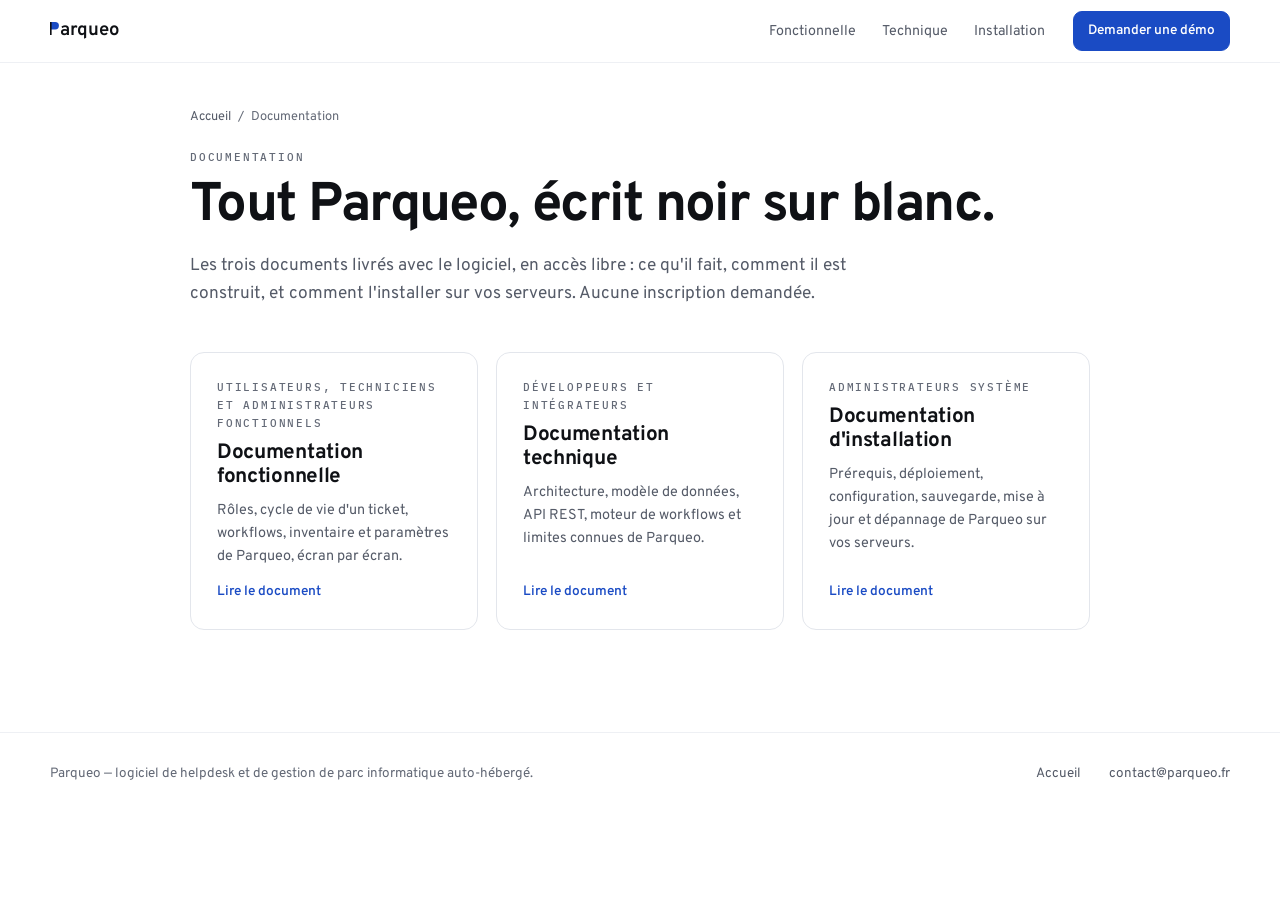
<file: docs/index.html>
<!doctype html>
<html lang="fr">
<head>
<meta charset="utf-8">
<meta name="viewport" content="width=device-width, initial-scale=1">
<title>Documentation | Parqueo</title>
<meta name="description" content="Documentation fonctionnelle, technique et d'installation de Parqueo : ticketing, inventaire du parc, workflows et déploiement auto-hébergé.">
<link rel="canonical" href="https://parqueo.fr/docs/">
<meta name="robots" content="index, follow, max-snippet:-1, max-image-preview:large">
<meta name="theme-color" content="#f6f6f8" media="(prefers-color-scheme: light)">
<meta name="theme-color" content="#0e0e13" media="(prefers-color-scheme: dark)">
<meta property="og:type" content="article">
<meta property="og:site_name" content="Parqueo">
<meta property="og:locale" content="fr_FR">
<meta property="og:title" content="Documentation | Parqueo">
<meta property="og:description" content="Documentation fonctionnelle, technique et d'installation de Parqueo : ticketing, inventaire du parc, workflows et déploiement auto-hébergé.">
<meta property="og:url" content="https://parqueo.fr/docs/">
<meta property="og:image" content="https://parqueo.fr/og-image.png">
<meta name="twitter:card" content="summary_large_image">
<meta name="twitter:image" content="https://parqueo.fr/og-image.png">
<link rel="icon" href="/favicon.svg" type="image/svg+xml">
<link rel="preload" href="/fonts/overpass.woff2" as="font" type="font/woff2" crossorigin>
<link rel="stylesheet" href="/docs/docs.css">
<script type="application/ld+json">
{
  "@context": "https://schema.org",
  "@graph": [
    {
      "@type": "CollectionPage",
      "@id": "https://parqueo.fr/docs/#page",
      "name": "Documentation Parqueo",
      "description": "Documentation fonctionnelle, technique et d'installation de Parqueo, logiciel de helpdesk et de gestion de parc informatique auto-hébergé.",
      "inLanguage": "fr-FR",
      "url": "https://parqueo.fr/docs/",
      "hasPart": [
        {
          "@type": "TechArticle",
          "name": "Documentation fonctionnelle",
          "url": "https://parqueo.fr/docs/fonctionnel/",
          "description": "Rôles, cycle de vie d'un ticket, workflows, inventaire et paramètres de Parqueo, écran par écran."
        },
        {
          "@type": "TechArticle",
          "name": "Documentation technique",
          "url": "https://parqueo.fr/docs/technique/",
          "description": "Architecture, modèle de données, API REST, moteur de workflows et limites connues de Parqueo."
        },
        {
          "@type": "TechArticle",
          "name": "Documentation d'installation",
          "url": "https://parqueo.fr/docs/installation/",
          "description": "Prérequis, déploiement, configuration, sauvegarde, mise à jour et dépannage de Parqueo sur vos serveurs."
        }
      ]
    },
    {
      "@type": "BreadcrumbList",
      "itemListElement": [
        {
          "@type": "ListItem",
          "position": 1,
          "name": "Accueil",
          "item": "https://parqueo.fr/"
        },
        {
          "@type": "ListItem",
          "position": 2,
          "name": "Documentation",
          "item": "https://parqueo.fr/docs/"
        }
      ]
    }
  ]
}
</script>
</head>
<body>
<a class="skip" href="#contenu">Aller au contenu</a>
<header class="nav">
  <div class="wrap nav-in">
    <a class="brand" href="/" aria-label="Parqueo"><svg class="mk" viewBox="6 3 12 18" fill="none" aria-hidden="true">
        <path d="M7 3h6a5 5 0 0 1 0 10H7z" fill="var(--accent)"/>
        <path d="M7 4v16" stroke="currentColor" stroke-width="2.4" stroke-linecap="round"/>
      </svg>arqueo</a>
    <nav class="nav-links" aria-label="Documentation">
      <a href="/docs/fonctionnel/">Fonctionnelle</a>
      <a href="/docs/technique/">Technique</a>
      <a href="/docs/installation/">Installation</a>
    </nav>
    <a class="btn btn-primary btn-sm" href="/#contact">Demander une démo</a>
  </div>
</header>
<main class="wrap doc-index" id="contenu">
  <nav class="fil" aria-label="Fil d'Ariane">
    <a href="/">Accueil</a> <span>/</span> <span>Documentation</span>
  </nav>
  <p class="eyebrow">Documentation</p>
  <h1>Tout Parqueo, écrit noir sur blanc.</h1>
  <p class="lede">
    Les trois documents livrés avec le logiciel, en accès libre : ce qu'il fait, comment il est
    construit, et comment l'installer sur vos serveurs. Aucune inscription demandée.
  </p>
  <div class="cartes">
      <a class="carte" href="/docs/fonctionnel/">
        <p class="eyebrow">Utilisateurs, techniciens et administrateurs fonctionnels</p>
        <h2>Documentation fonctionnelle</h2>
        <p>Rôles, cycle de vie d'un ticket, workflows, inventaire et paramètres de Parqueo, écran par écran.</p>
        <span class="carte-go">Lire le document</span>
      </a>
      <a class="carte" href="/docs/technique/">
        <p class="eyebrow">Développeurs et intégrateurs</p>
        <h2>Documentation technique</h2>
        <p>Architecture, modèle de données, API REST, moteur de workflows et limites connues de Parqueo.</p>
        <span class="carte-go">Lire le document</span>
      </a>
      <a class="carte" href="/docs/installation/">
        <p class="eyebrow">Administrateurs système</p>
        <h2>Documentation d'installation</h2>
        <p>Prérequis, déploiement, configuration, sauvegarde, mise à jour et dépannage de Parqueo sur vos serveurs.</p>
        <span class="carte-go">Lire le document</span>
      </a>
  </div>
</main>
<footer>
  <div class="wrap foot-in">
    <span>Parqueo — logiciel de helpdesk et de gestion de parc informatique auto-hébergé.</span>
    <span class="sep"></span>
    <a href="/">Accueil</a>
    <a href="mailto:contact@parqueo.fr">contact@parqueo.fr</a>
  </div>
</footer>

</body>
</html>
</file>
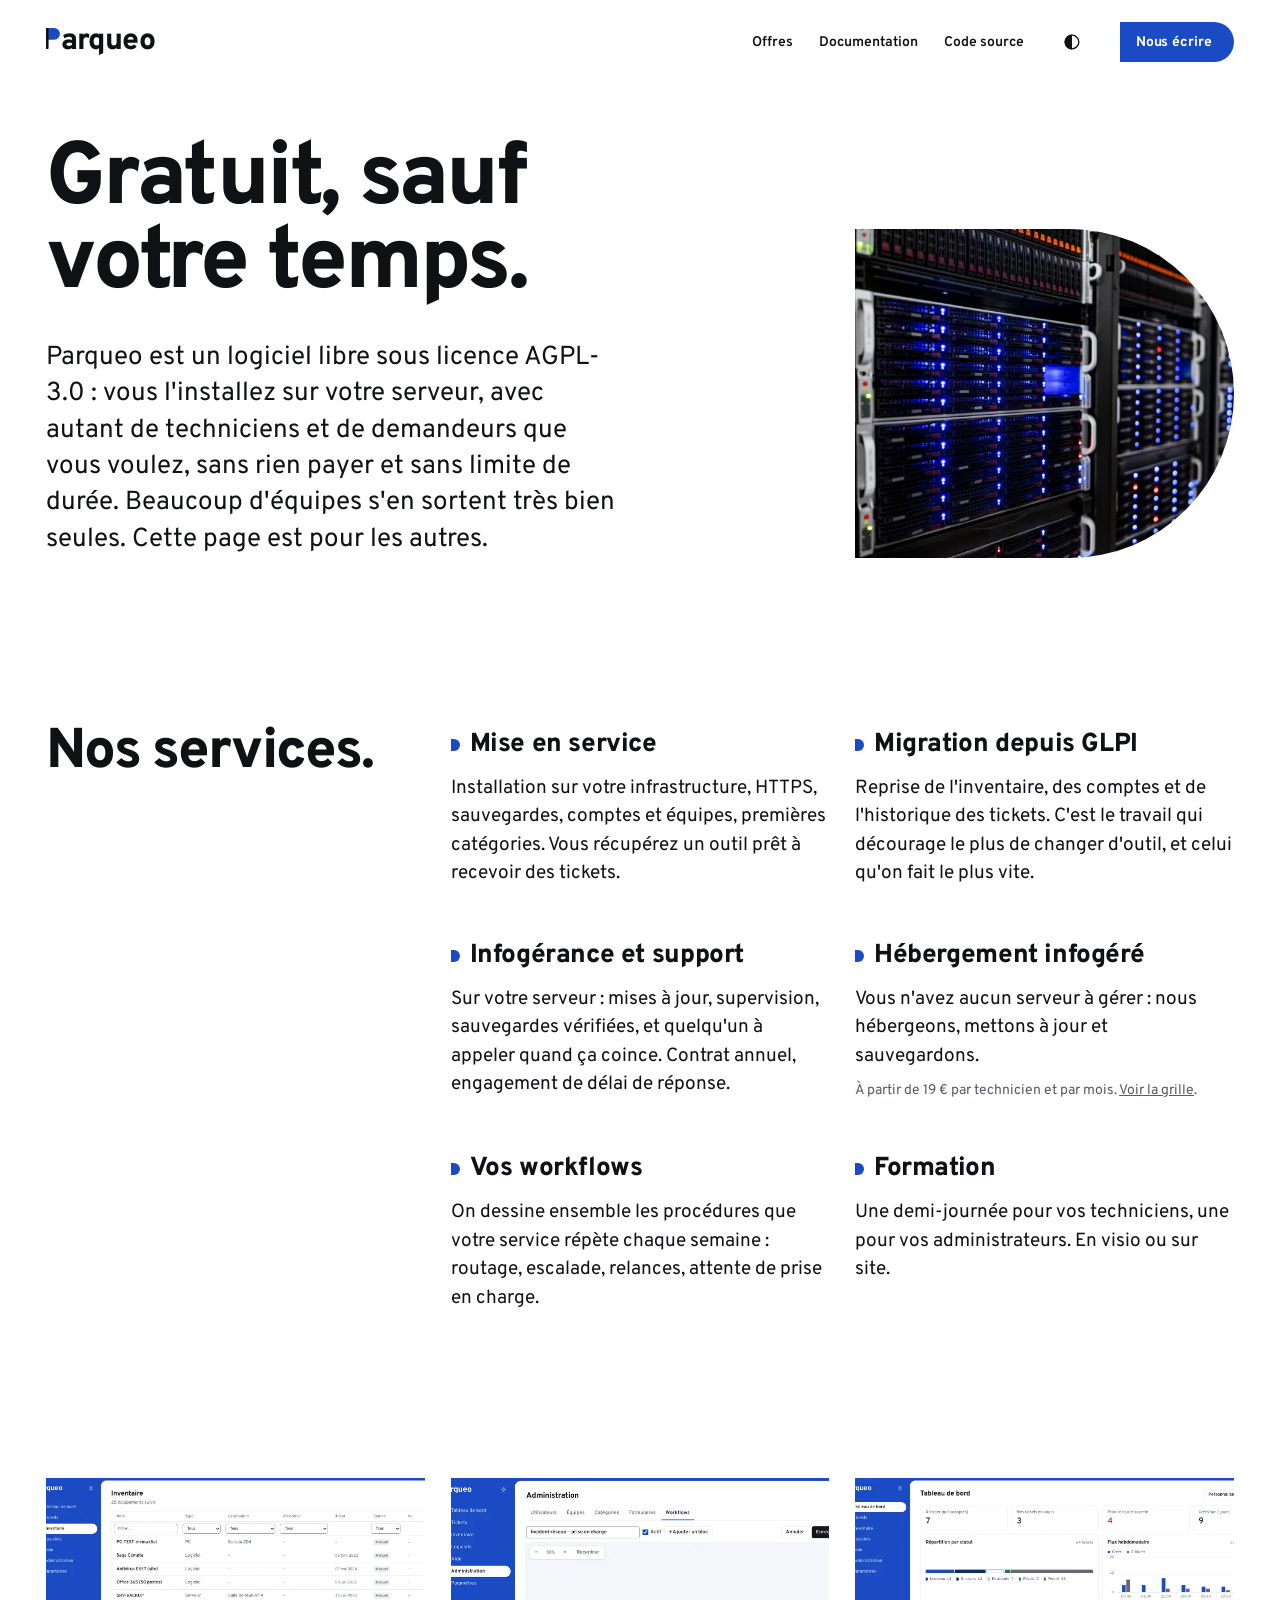
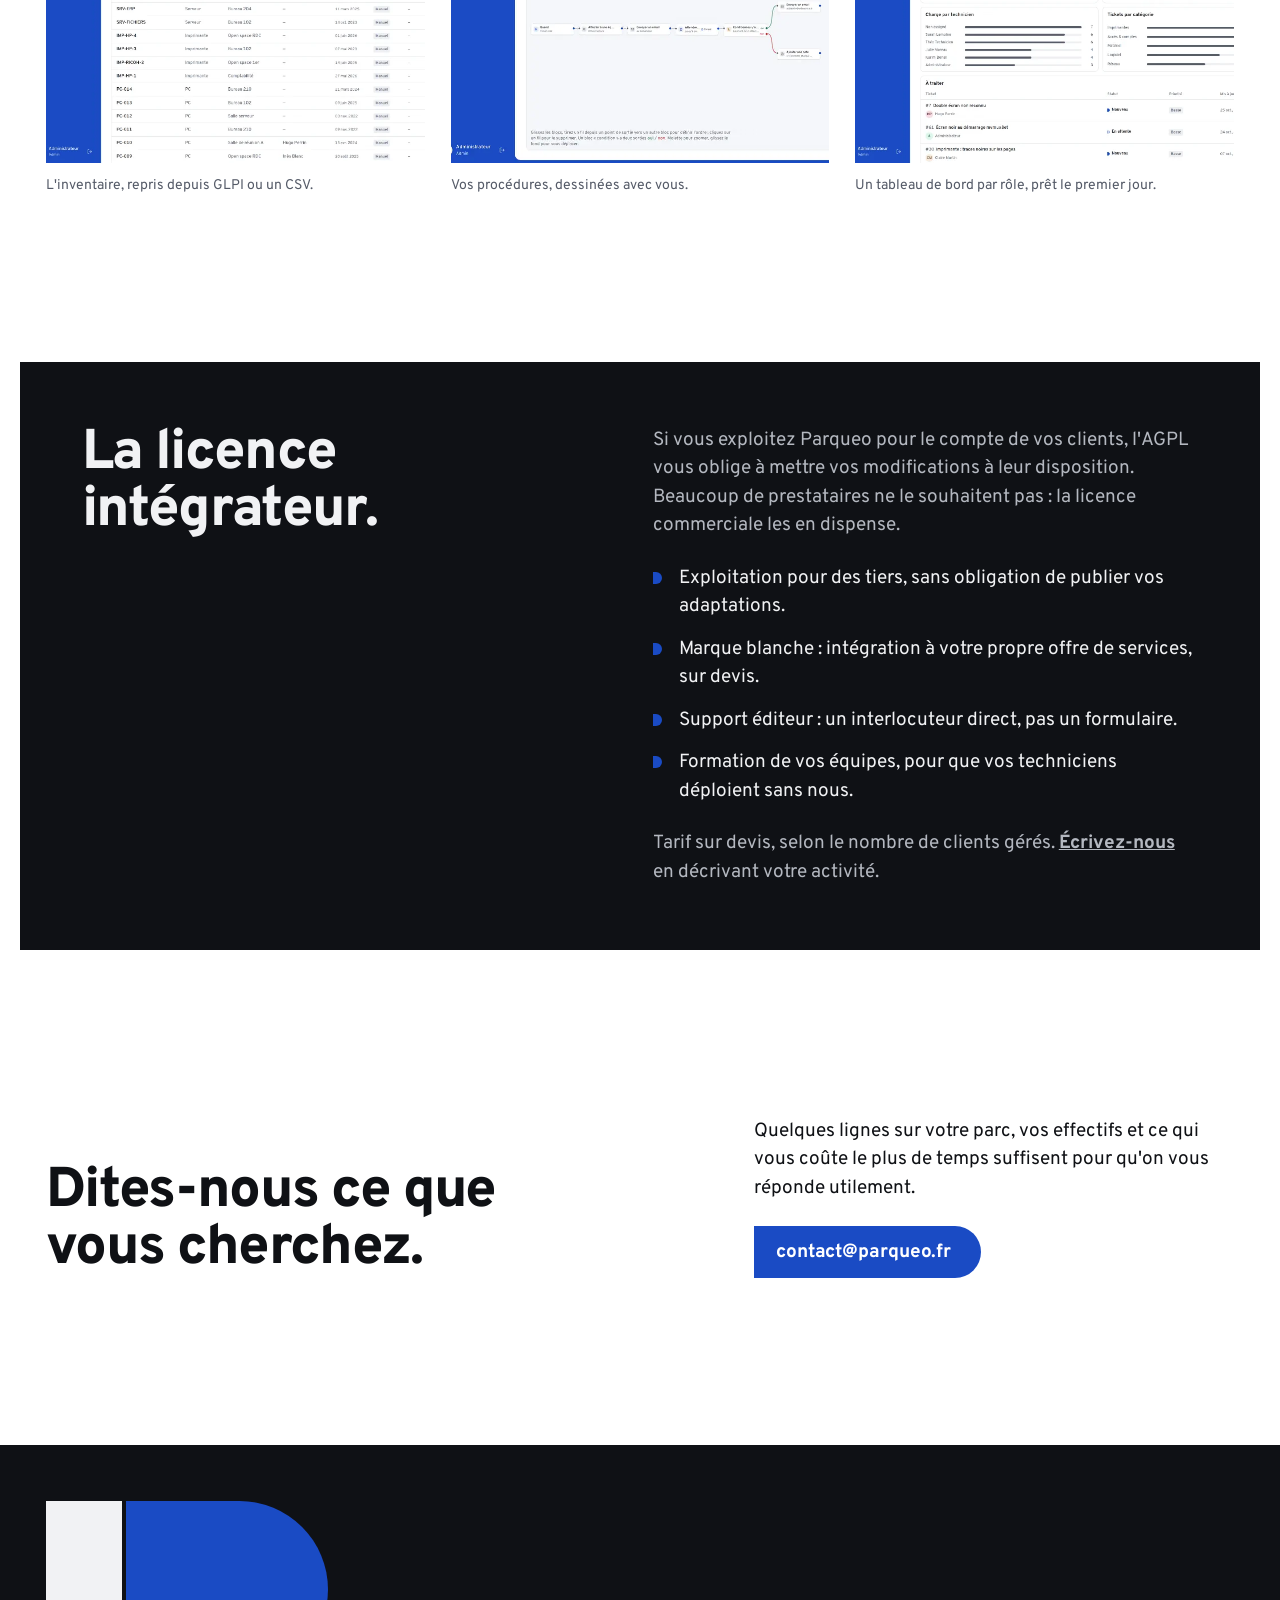
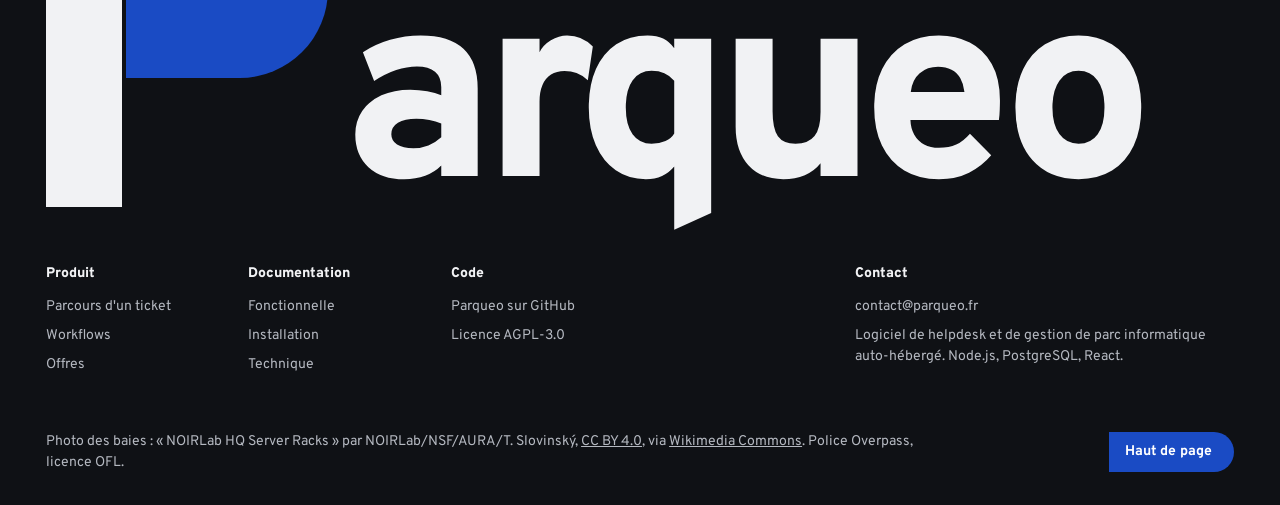
<file: services/index.html>
<!doctype html>
<html lang="fr" class="no-js">
<head>
<meta charset="utf-8">
<meta name="viewport" content="width=device-width, initial-scale=1">
<meta name="color-scheme" content="light dark">

<title>Services et licence commerciale | Parqueo</title>
<meta name="description" content="Parqueo est un logiciel libre : l'auto-hébergement est gratuit et illimité. Mise en service, migration depuis GLPI, infogérance, hébergement et licence intégrateur pour les prestataires.">
<meta name="robots" content="index, follow">
<link rel="canonical" href="https://parqueo.fr/services/">

<meta property="og:type" content="website">
<meta property="og:site_name" content="Parqueo">
<meta property="og:locale" content="fr_FR">
<meta property="og:url" content="https://parqueo.fr/services/">
<meta property="og:title" content="Services et licence commerciale — Parqueo">
<meta property="og:description" content="Le logiciel est gratuit. Ce que nous vendons : la mise en service, la reprise de votre parc, le support, l'hébergement infogéré et la licence intégrateur.">
<meta property="og:image" content="https://parqueo.fr/og-image.png">

<meta name="theme-color" content="#f6f6f8" media="(prefers-color-scheme: light)">
<meta name="theme-color" content="#0e0e13" media="(prefers-color-scheme: dark)">

<link rel="icon" href="/favicon.svg" type="image/svg+xml">
<link rel="preload" href="/fonts/overpass.woff2" as="font" type="font/woff2" crossorigin>
<link rel="stylesheet" href="/styles.css">

<script>
  // Même amorçage que la page d'accueil : le thème est posé avant le premier
  // rendu, sinon la page clignote du clair au sombre sous les yeux.
  (function () {
    var r = document.documentElement;
    r.classList.remove('no-js');
    r.classList.add('js');
    try {
      var t = localStorage.getItem('parqueo-theme');
      if (t === 'dark' || t === 'light') r.setAttribute('data-theme', t);
    } catch (e) { /* stockage refusé : on s'en tient à la préférence du système */ }
  })();
</script>
</head>
<body>

<a class="skip" href="#contenu">Aller au contenu</a>

<header class="nav">
  <div class="nav-in">
    <a class="brand" href="/" aria-label="Parqueo, accueil">
      <svg class="mk" viewBox="6 3 12 18" aria-hidden="true" focusable="false">
        <path d="M7 3h6a5 5 0 0 1 0 10H7z" fill="var(--accent-field)"/>
        <path d="M7 4v16" stroke="currentColor" stroke-width="2.4" stroke-linecap="round"/>
      </svg>arqueo</a>
    <nav class="nav-links" id="nav-links" aria-label="Navigation principale">
      <a href="/#offres">Offres</a>
      <a href="/docs/">Documentation</a>
      <a href="https://github.com/Lcanet2/parqueo">Code source</a>
    </nav>
    <button type="button" class="theme-btn" id="theme-btn" aria-label="Activer le thème sombre">
      <svg viewBox="0 0 24 24" aria-hidden="true" focusable="false"><path d="M12 3a9 9 0 0 0 0 18z" fill="currentColor"/><circle cx="12" cy="12" r="8.2" fill="none" stroke="currentColor" stroke-width="1.6"/></svg>
    </button>
    <a class="btn btn-sm nav-cta" href="mailto:contact@parqueo.fr">Nous écrire</a>
    <button type="button" class="menu-btn" id="menu-btn" aria-label="Ouvrir le menu" aria-expanded="false" aria-controls="nav-links">Menu</button>
  </div>
</header>

<main id="contenu">
  <section class="page-head" aria-labelledby="titre-services">
    <h1 id="titre-services" class="display">Gratuit, sauf votre temps.</h1>
    <p>
      Parqueo est un logiciel libre sous licence AGPL-3.0 : vous l'installez sur votre serveur,
      avec autant de techniciens et de demandeurs que vous voulez, sans rien payer et sans limite
      de durée. Beaucoup d'équipes s'en sortent très bien seules. Cette page est pour les autres.
    </p>
    <figure class="page-photo">
      <img src="/img/baies-serveurs-1600.webp" srcset="/img/baies-serveurs-800.webp 800w, /img/baies-serveurs-1600.webp 1600w"
           sizes="(max-width: 899px) 86vw, 30vw" width="1600" height="1067" fetchpriority="high"
           alt="Baies de serveurs, voyants bleus allumés, dans une salle informatique.">
    </figure>
  </section>

  <section class="svc" aria-labelledby="titre-prestations">
    <h2 id="titre-prestations" class="head">Nos services.</h2>
    <div class="svc-list" data-reveal>
      <div>
        <h3>Mise en service</h3>
        <p>Installation sur votre infrastructure, HTTPS, sauvegardes, comptes et équipes, premières catégories. Vous récupérez un outil prêt à recevoir des tickets.</p>
      </div>
      <div>
        <h3>Migration depuis GLPI</h3>
        <p>Reprise de l'inventaire, des comptes et de l'historique des tickets. C'est le travail qui décourage le plus de changer d'outil, et celui qu'on fait le plus vite.</p>
      </div>
      <div>
        <h3>Infogérance et support</h3>
        <p>Sur votre serveur : mises à jour, supervision, sauvegardes vérifiées, et quelqu'un à appeler quand ça coince. Contrat annuel, engagement de délai de réponse.</p>
      </div>
      <div>
        <h3>Hébergement infogéré</h3>
        <p>Vous n'avez aucun serveur à gérer : nous hébergeons, mettons à jour et sauvegardons.</p>
        <p class="price-note">À partir de 19&nbsp;€ par technicien et par mois. <a href="/#offres">Voir la grille</a>.</p>
      </div>
      <div>
        <h3>Vos workflows</h3>
        <p>On dessine ensemble les procédures que votre service répète chaque semaine : routage, escalade, relances, attente de prise en charge.</p>
      </div>
      <div>
        <h3>Formation</h3>
        <p>Une demi-journée pour vos techniciens, une pour vos administrateurs. En visio ou sur site.</p>
      </div>
    </div>
  </section>

  <section class="svc-shots" aria-labelledby="titre-ecrans">
    <h2 id="titre-ecrans" class="sr-only">Ce que vous récupérez</h2>
    <figure>
      <img src="/img/inventaire-1600.webp" srcset="/img/inventaire-800.webp 800w, /img/inventaire-1600.webp 1600w" sizes="(max-width: 899px) 100vw, 33vw" width="1600" height="1000" loading="lazy" alt="L'inventaire repris dans Parqueo : postes, imprimantes et serveurs.">
      <figcaption>L'inventaire, repris depuis GLPI ou un CSV.</figcaption>
    </figure>
    <figure>
      <img src="/img/editeur-workflow-1800.webp" srcset="/img/editeur-workflow-900.webp 900w, /img/editeur-workflow-1800.webp 1800w" sizes="(max-width: 899px) 100vw, 33vw" width="1800" height="1125" loading="lazy" alt="Un workflow dessiné dans l'éditeur de Parqueo, avec une attente et une condition.">
      <figcaption>Vos procédures, dessinées avec vous.</figcaption>
    </figure>
    <figure>
      <img src="/img/tableau-de-bord-1600.webp" srcset="/img/tableau-de-bord-800.webp 800w, /img/tableau-de-bord-1600.webp 1600w" sizes="(max-width: 899px) 100vw, 33vw" width="1600" height="1000" loading="lazy" alt="Le tableau de bord d'un technicien dans Parqueo.">
      <figcaption>Un tableau de bord par rôle, prêt le premier jour.</figcaption>
    </figure>
  </section>

  <section class="licence" aria-labelledby="titre-licence">
    <div class="licence-panel">
      <h2 id="titre-licence" class="head">La licence intégrateur.</h2>
      <div data-reveal>
        <p>Si vous exploitez Parqueo pour le compte de vos clients, l'AGPL vous oblige à mettre vos modifications à leur disposition. Beaucoup de prestataires ne le souhaitent pas : la licence commerciale les en dispense.</p>
        <ul class="bowl-list">
          <li>Exploitation pour des tiers, sans obligation de publier vos adaptations.</li>
          <li>Marque blanche : intégration à votre propre offre de services, sur devis.</li>
          <li>Support éditeur : un interlocuteur direct, pas un formulaire.</li>
          <li>Formation de vos équipes, pour que vos techniciens déploient sans nous.</li>
        </ul>
        <p>Tarif sur devis, selon le nombre de clients gérés. <a href="mailto:contact@parqueo.fr">Écrivez-nous</a> en décrivant votre activité.</p>
      </div>
    </div>
  </section>

  <section class="cta-strip" aria-labelledby="titre-contact">
    <h2 id="titre-contact" class="head">Dites-nous ce que vous cherchez.</h2>
    <div>
      <p>Quelques lignes sur votre parc, vos effectifs et ce qui vous coûte le plus de temps suffisent pour qu'on vous réponde utilement.</p>
      <a class="btn" href="mailto:contact@parqueo.fr">contact@parqueo.fr</a>
    </div>
  </section>
</main>

<footer class="foot">
  <div class="foot-mark" aria-hidden="true">
    <span class="fm-stem"></span>
    <span class="fm-bowl"></span>
    <span class="fm-word">arqueo</span>
  </div>
  <div class="foot-cols">
    <div>
      <h2 class="foot-h">Produit</h2>
      <a href="/#parcours">Parcours d'un ticket</a>
      <a href="/#workflows">Workflows</a>
      <a href="/#offres">Offres</a>
    </div>
    <div>
      <h2 class="foot-h">Documentation</h2>
      <a href="/docs/fonctionnel/">Fonctionnelle</a>
      <a href="/docs/installation/">Installation</a>
      <a href="/docs/technique/">Technique</a>
    </div>
    <div>
      <h2 class="foot-h">Code</h2>
      <a href="https://github.com/Lcanet2/parqueo">Parqueo sur GitHub</a>
      <a href="https://www.gnu.org/licenses/agpl-3.0.html">Licence AGPL-3.0</a>
    </div>
    <div class="foot-contact">
      <h2 class="foot-h">Contact</h2>
      <a href="mailto:contact@parqueo.fr">contact@parqueo.fr</a>
      <p>Logiciel de helpdesk et de gestion de parc informatique auto-hébergé. Node.js, PostgreSQL, React.</p>
    </div>
  </div>
  <div class="foot-last">
    <p class="credits">Photo des baies : « NOIRLab HQ Server Racks » par NOIRLab/NSF/AURA/T.&nbsp;Slovinský, <a href="https://creativecommons.org/licenses/by/4.0/">CC BY 4.0</a>, via <a href="https://commons.wikimedia.org/w/index.php?curid=134195917">Wikimedia Commons</a>. Police Overpass, licence OFL.</p>
    <a class="btn btn-sm" href="#contenu">Haut de page</a>
  </div>
</footer>

<script src="/site.js" defer></script>
</body>
</html>
</file>
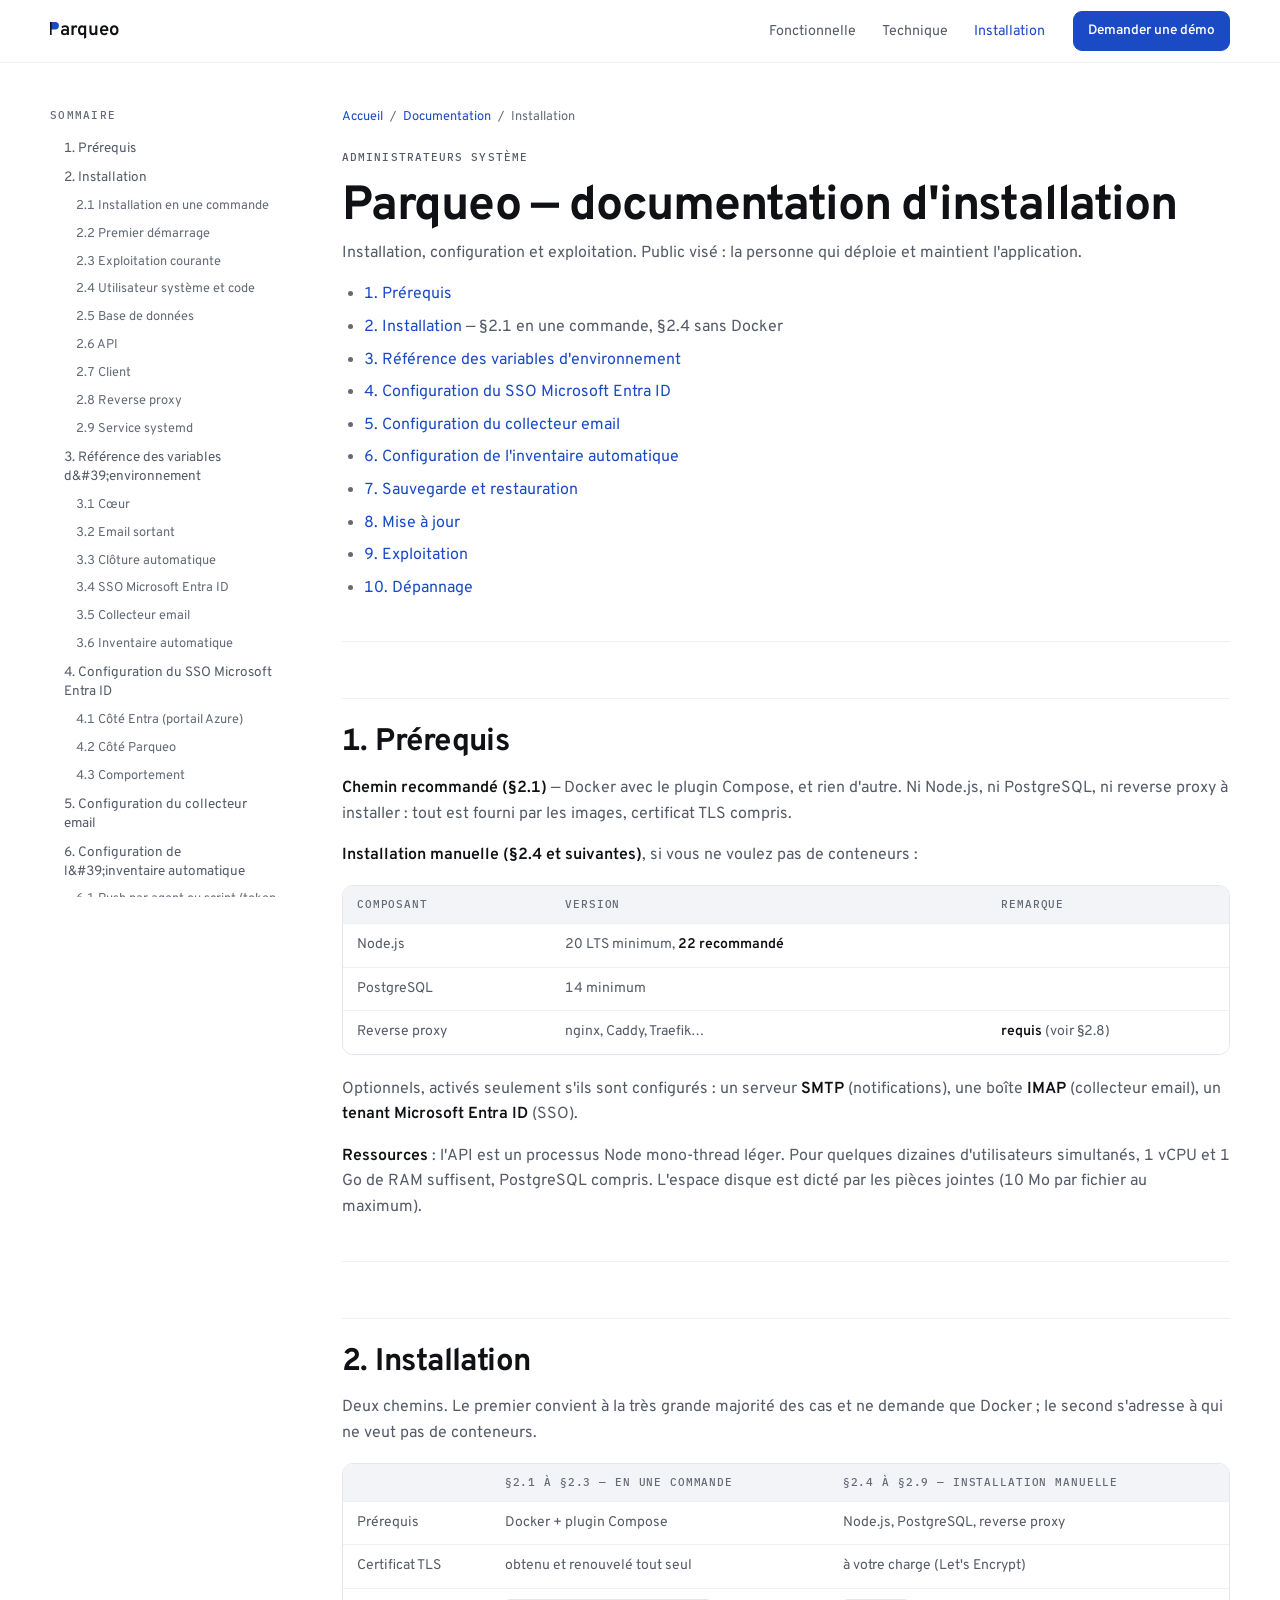
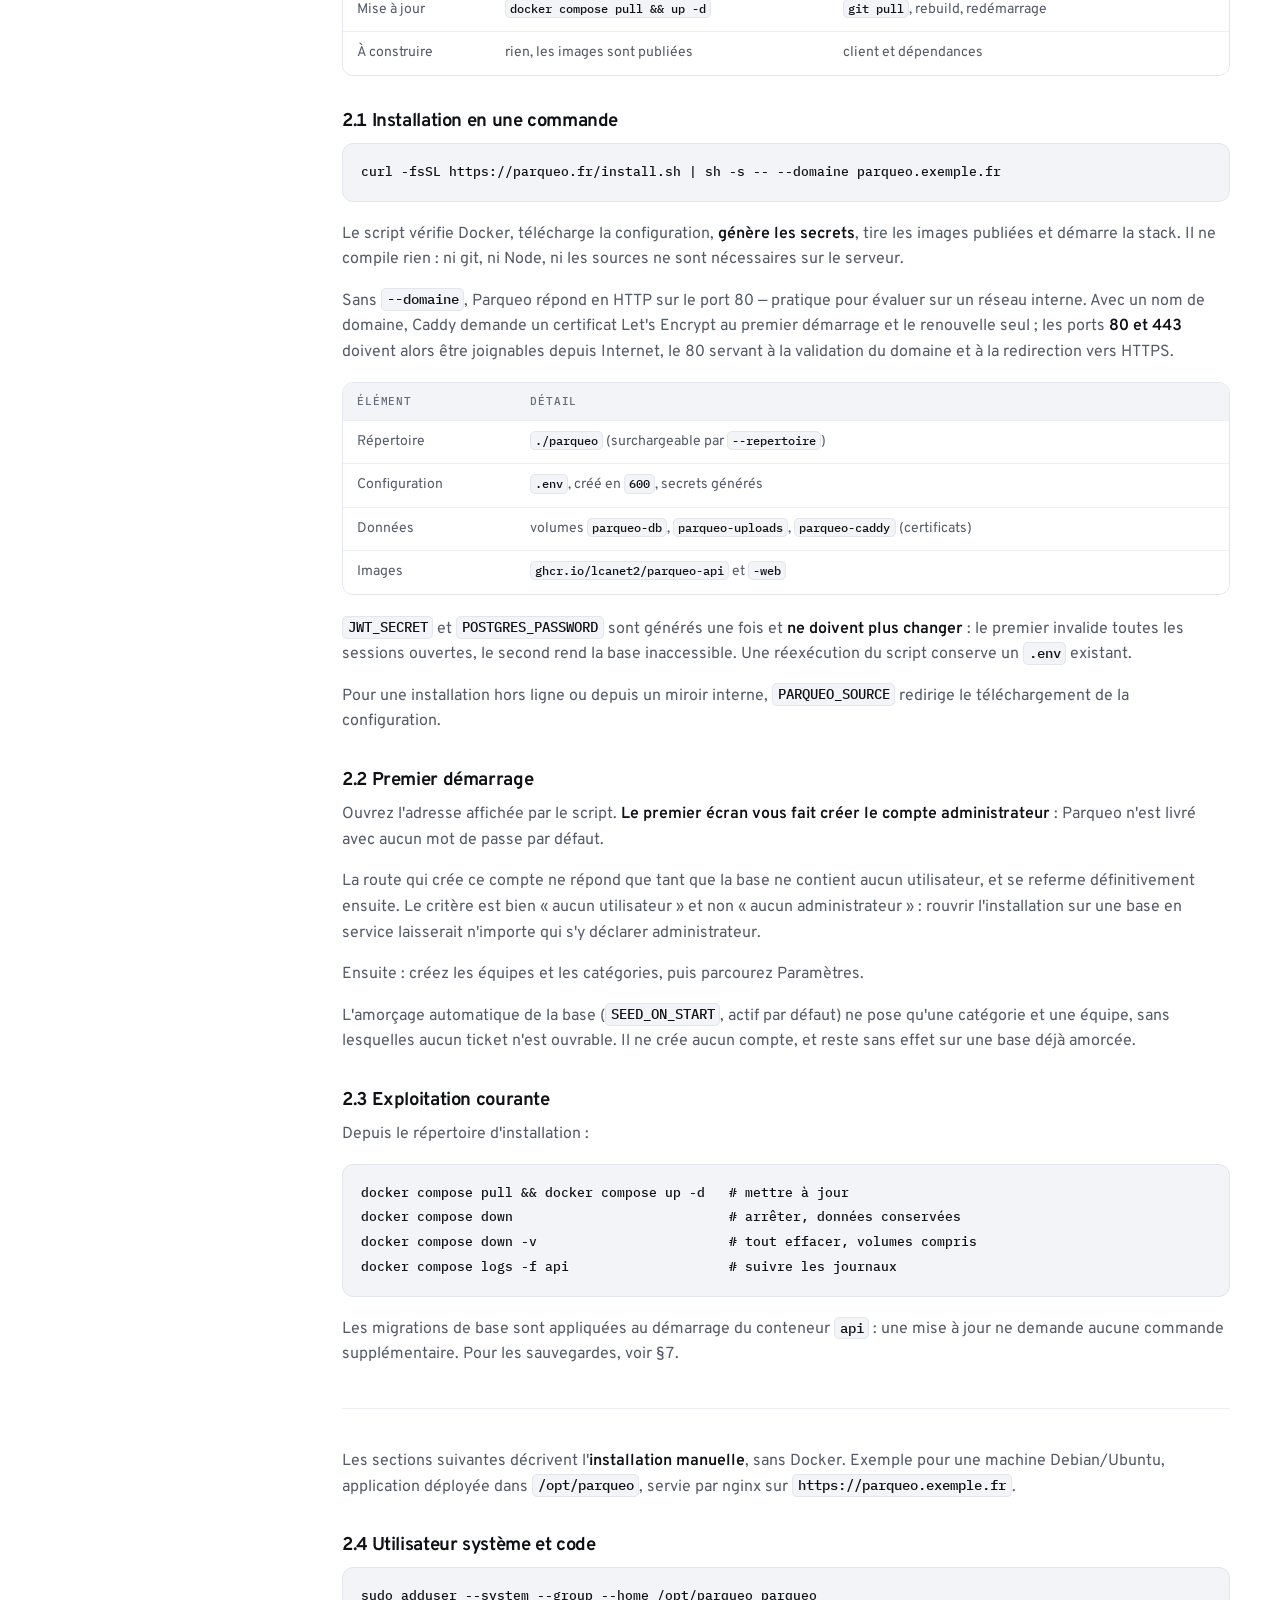
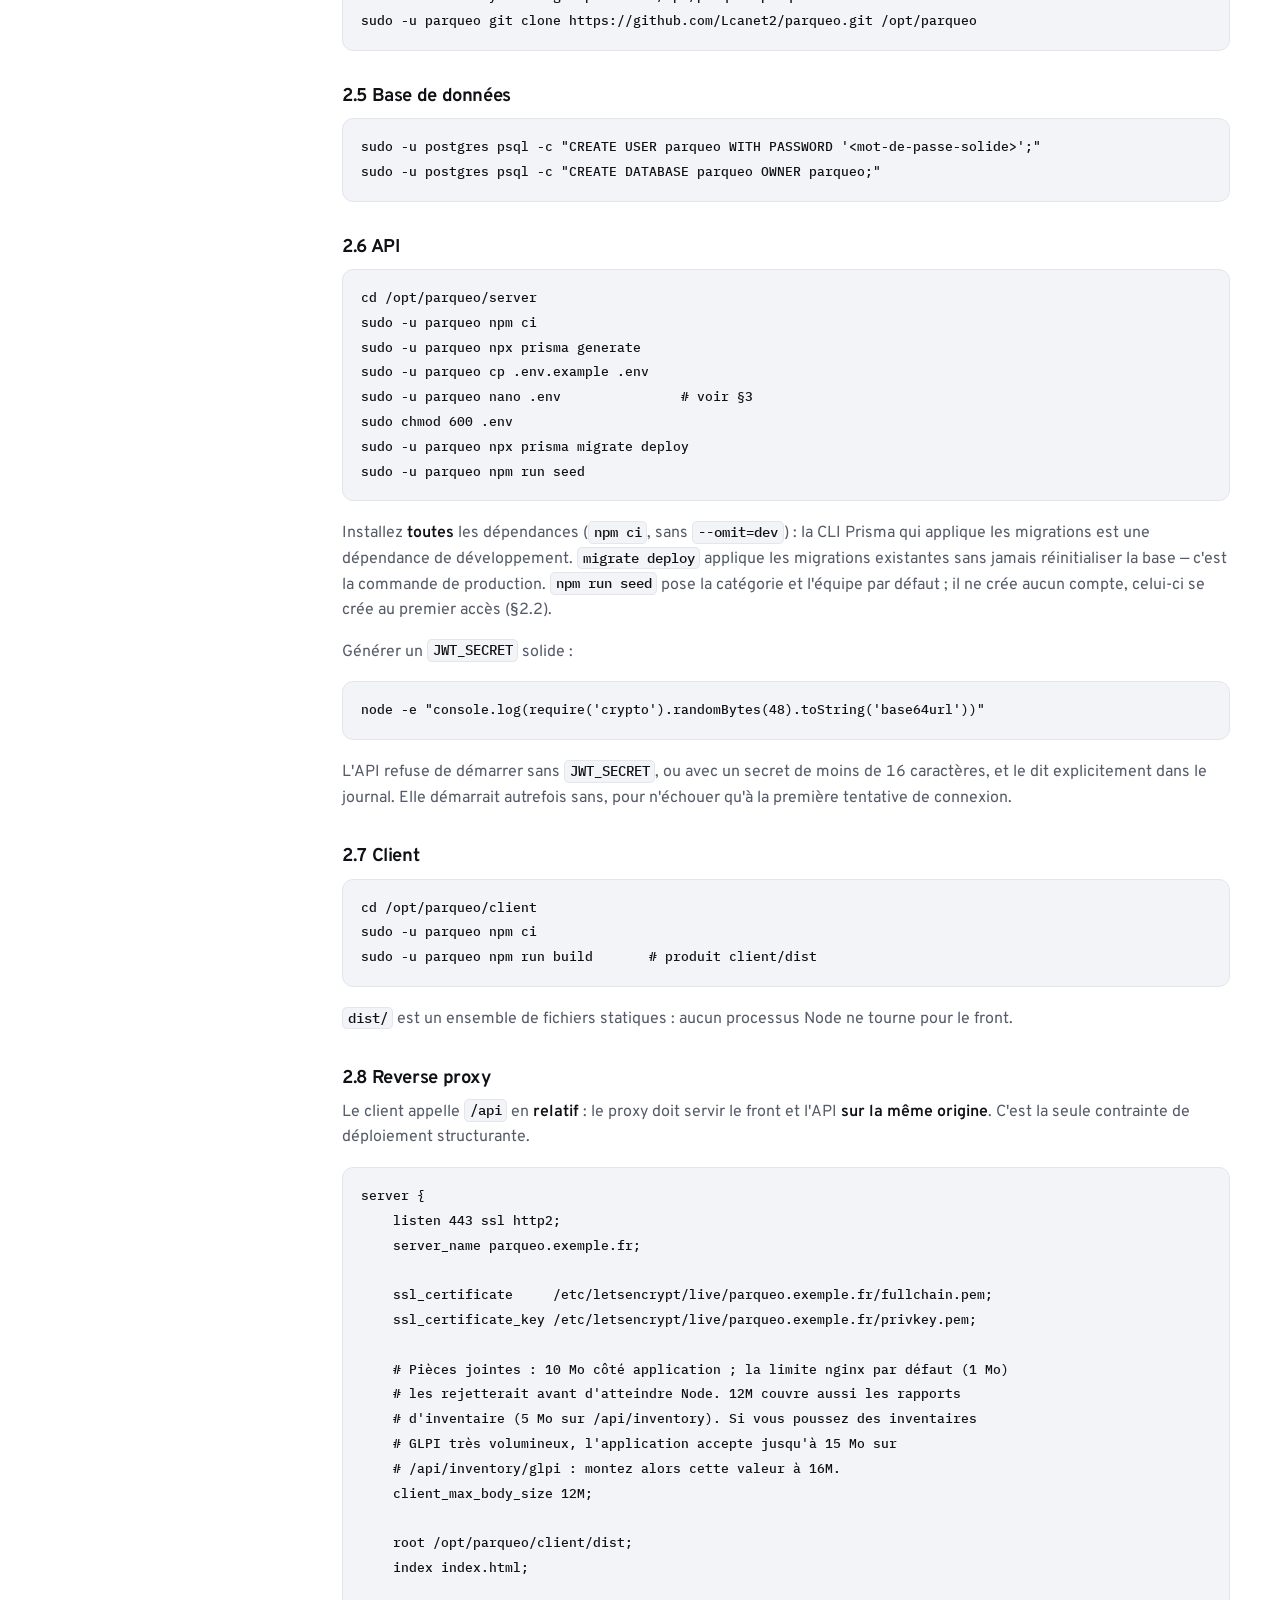
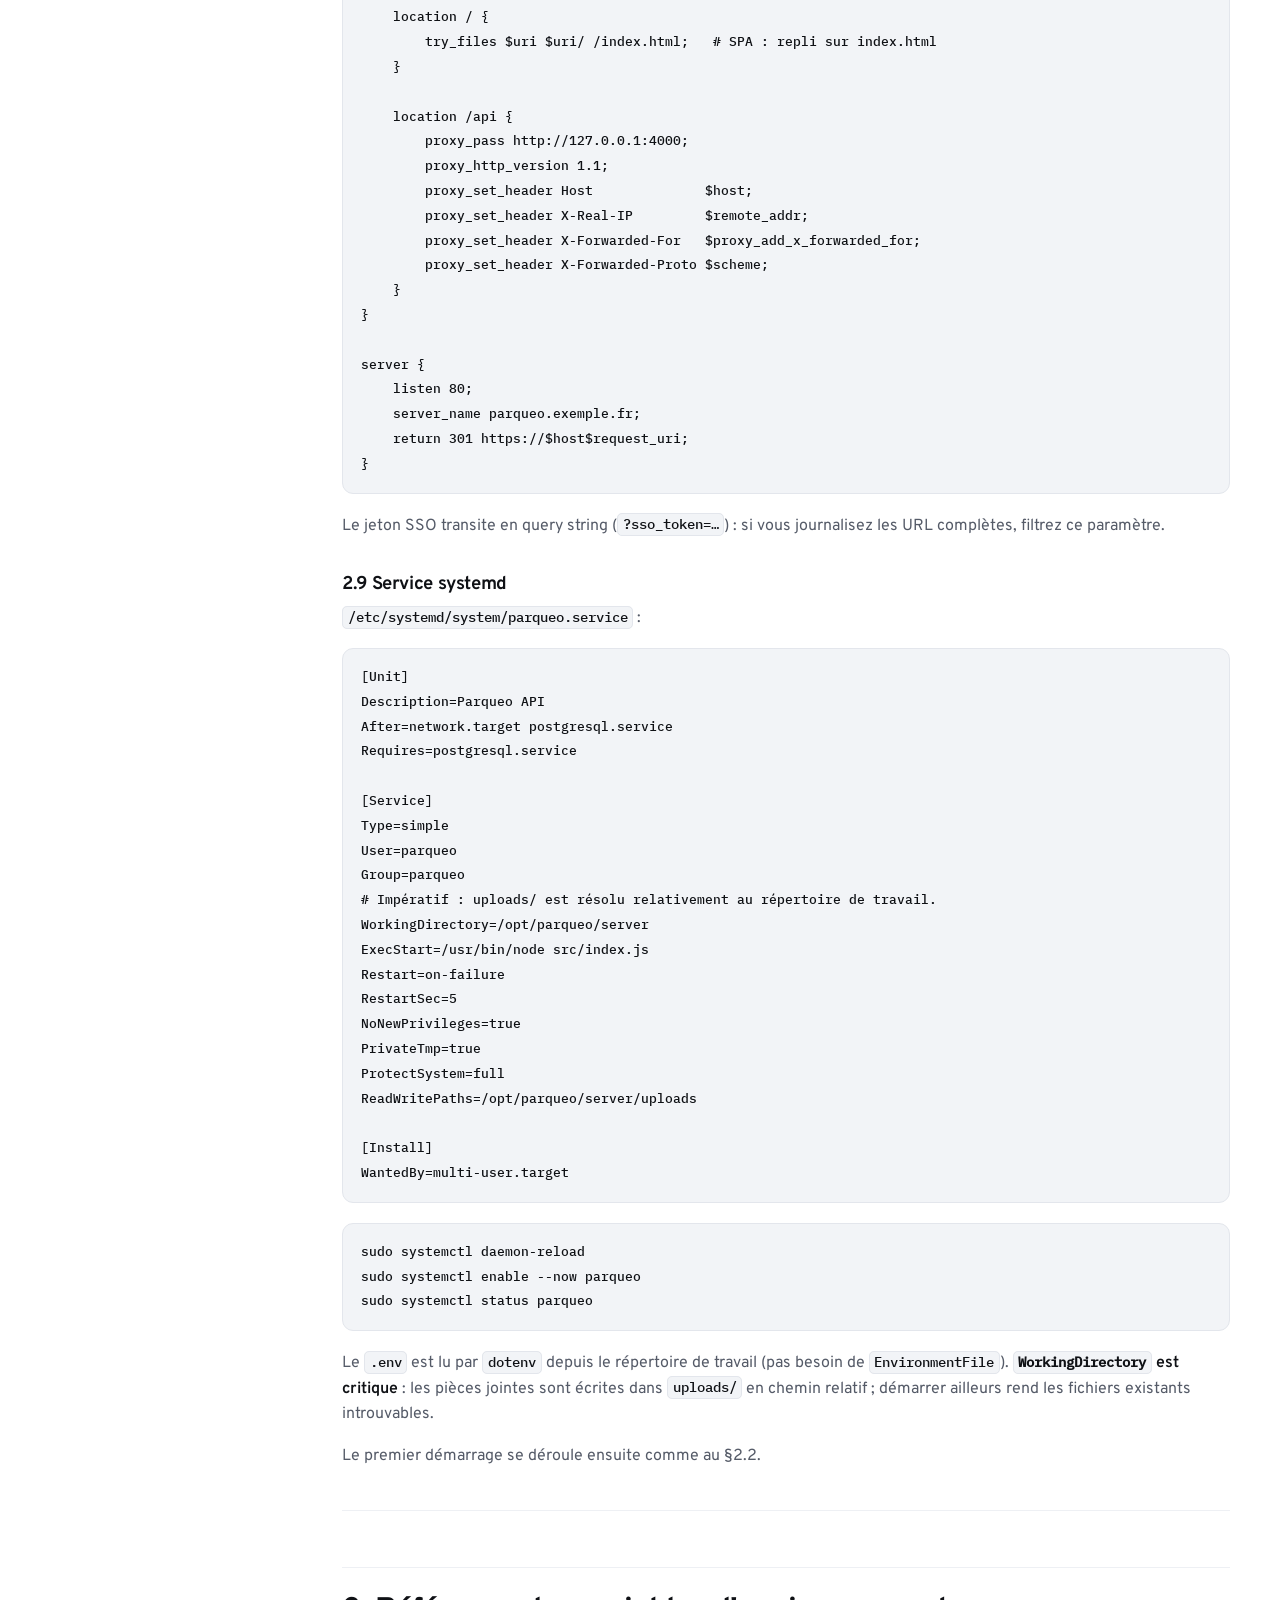
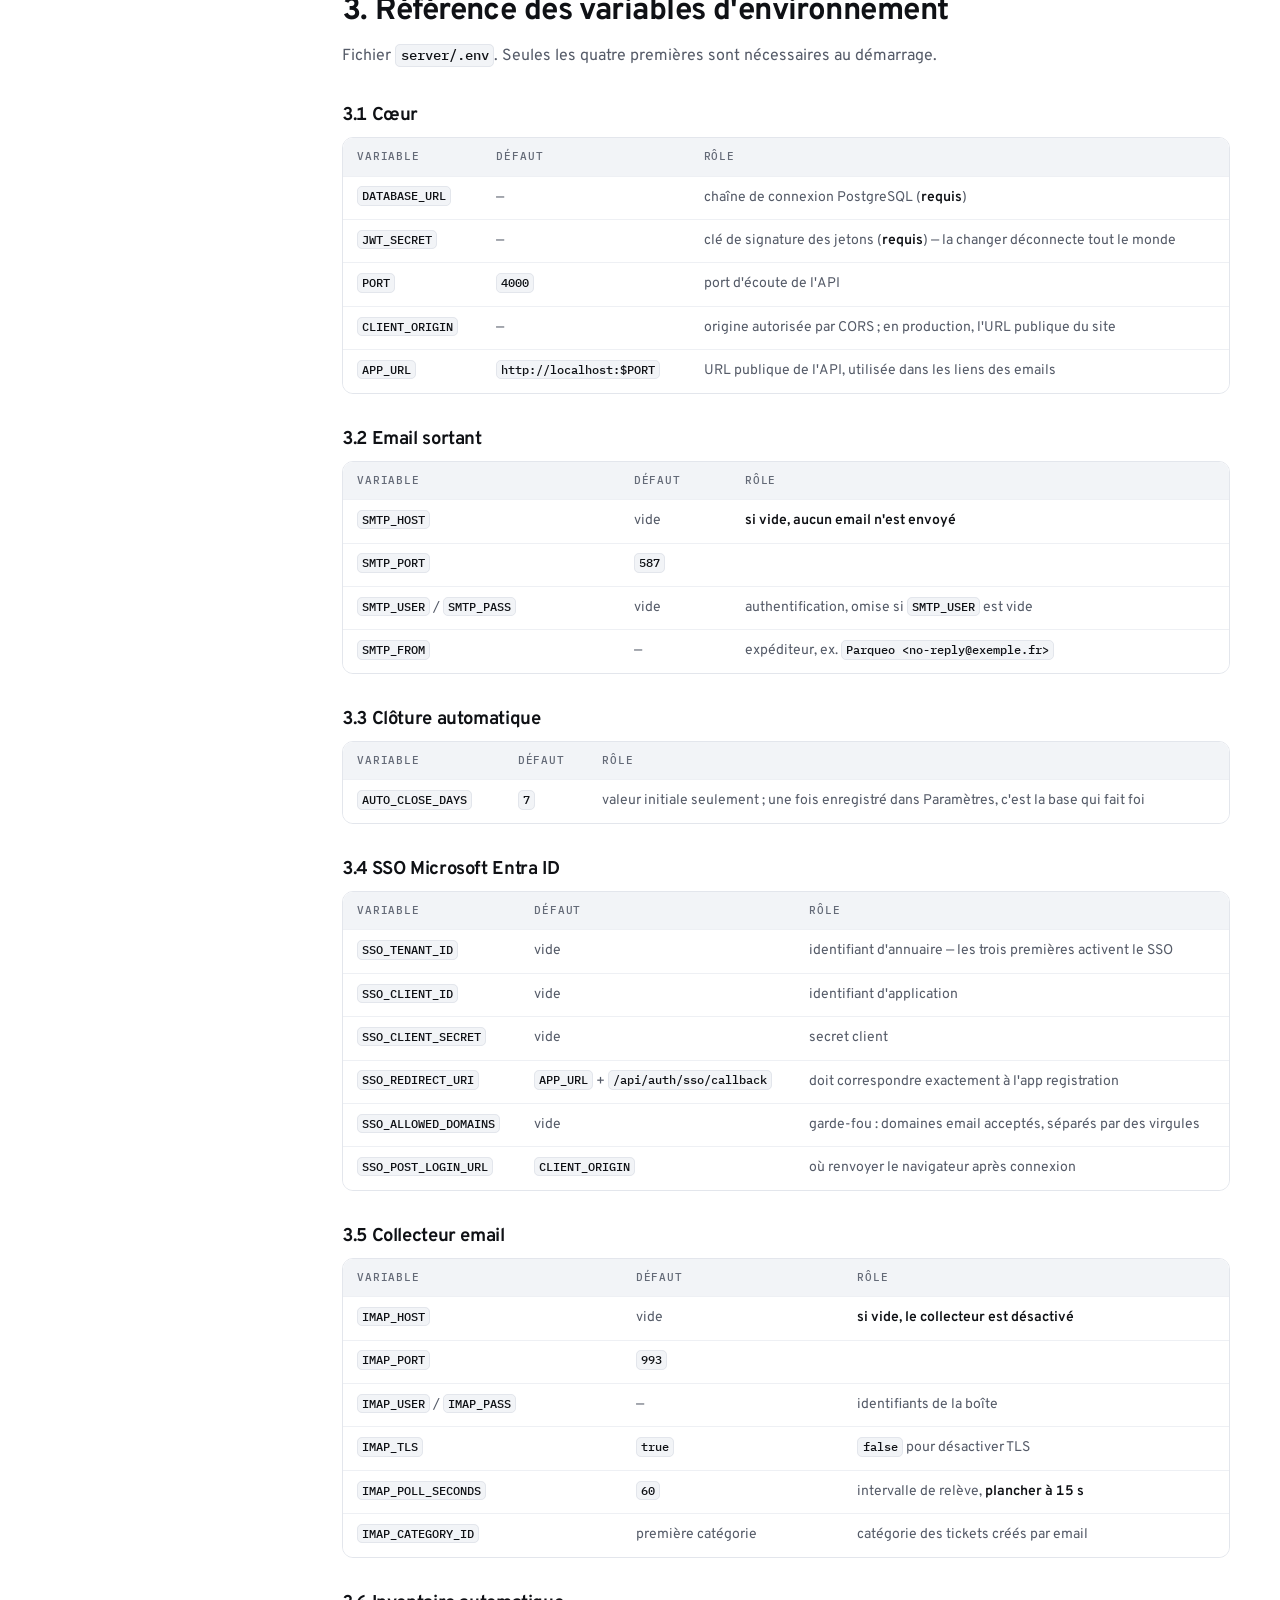
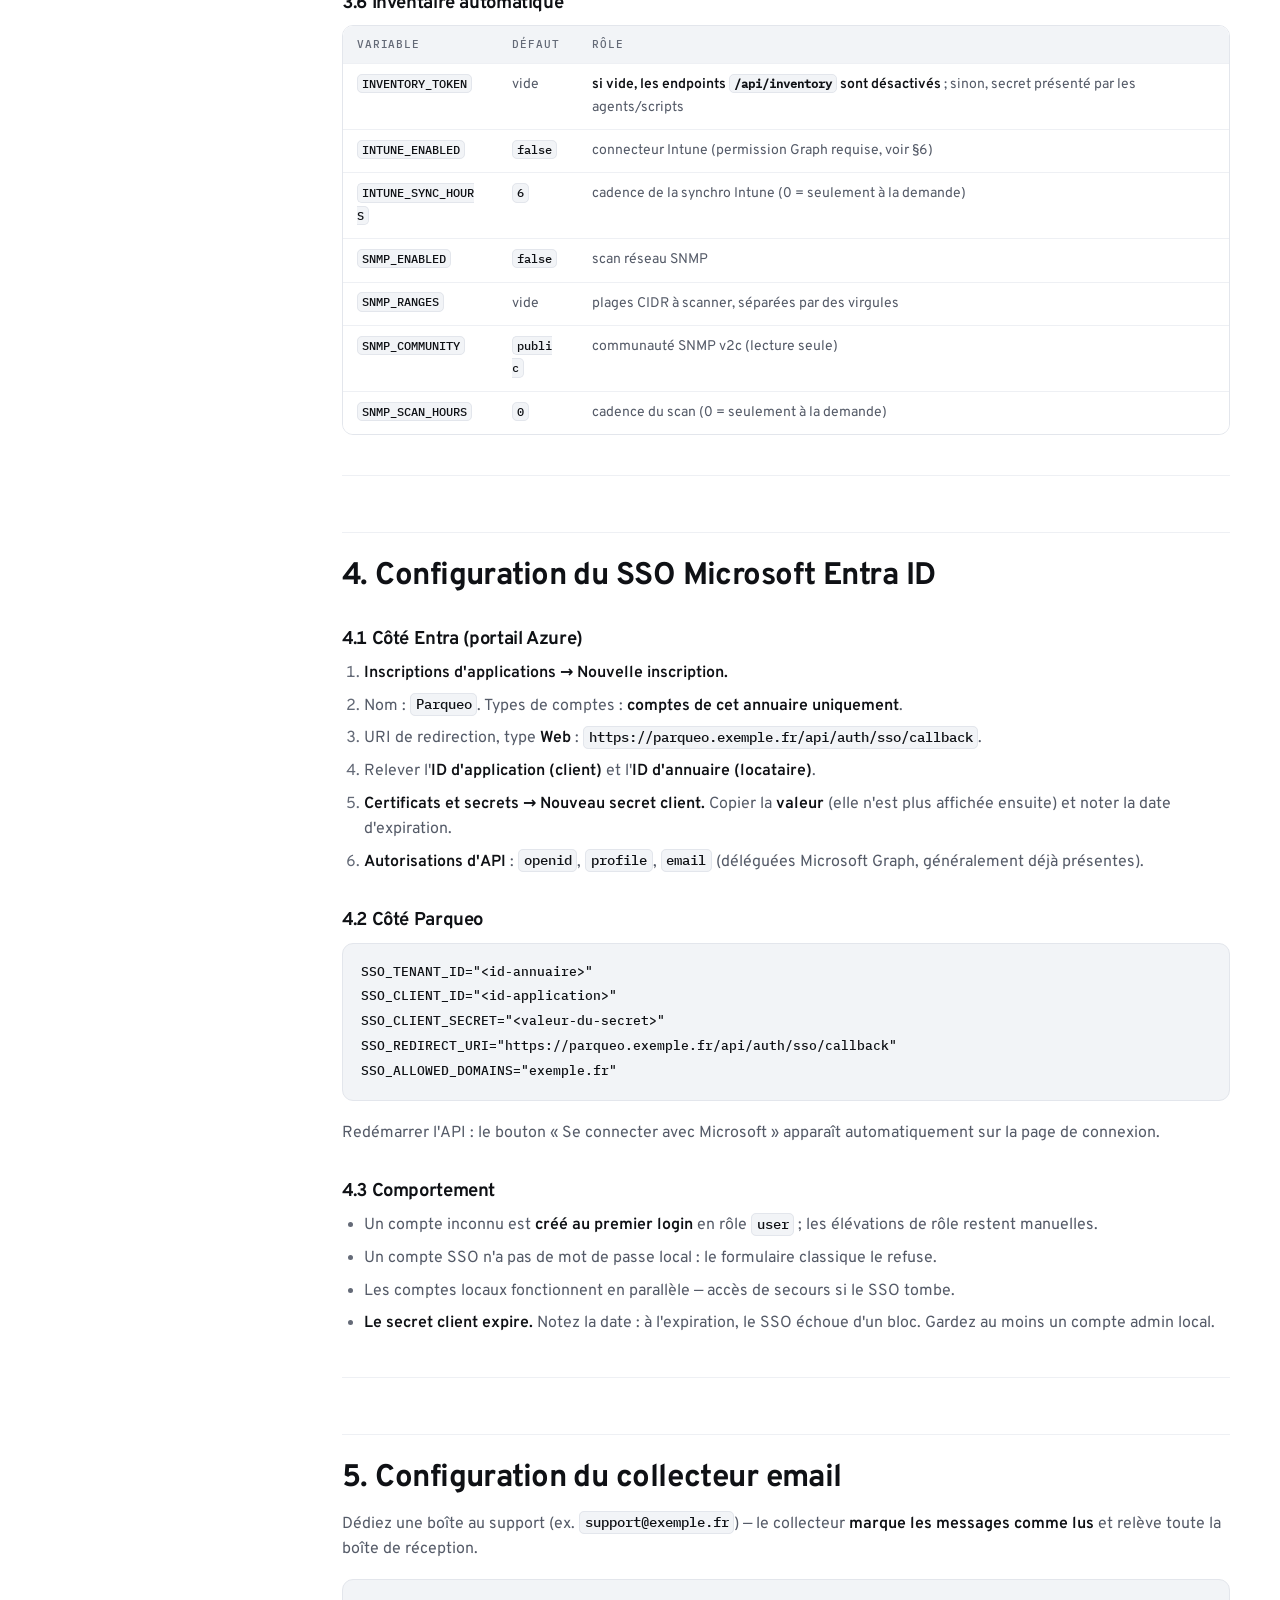
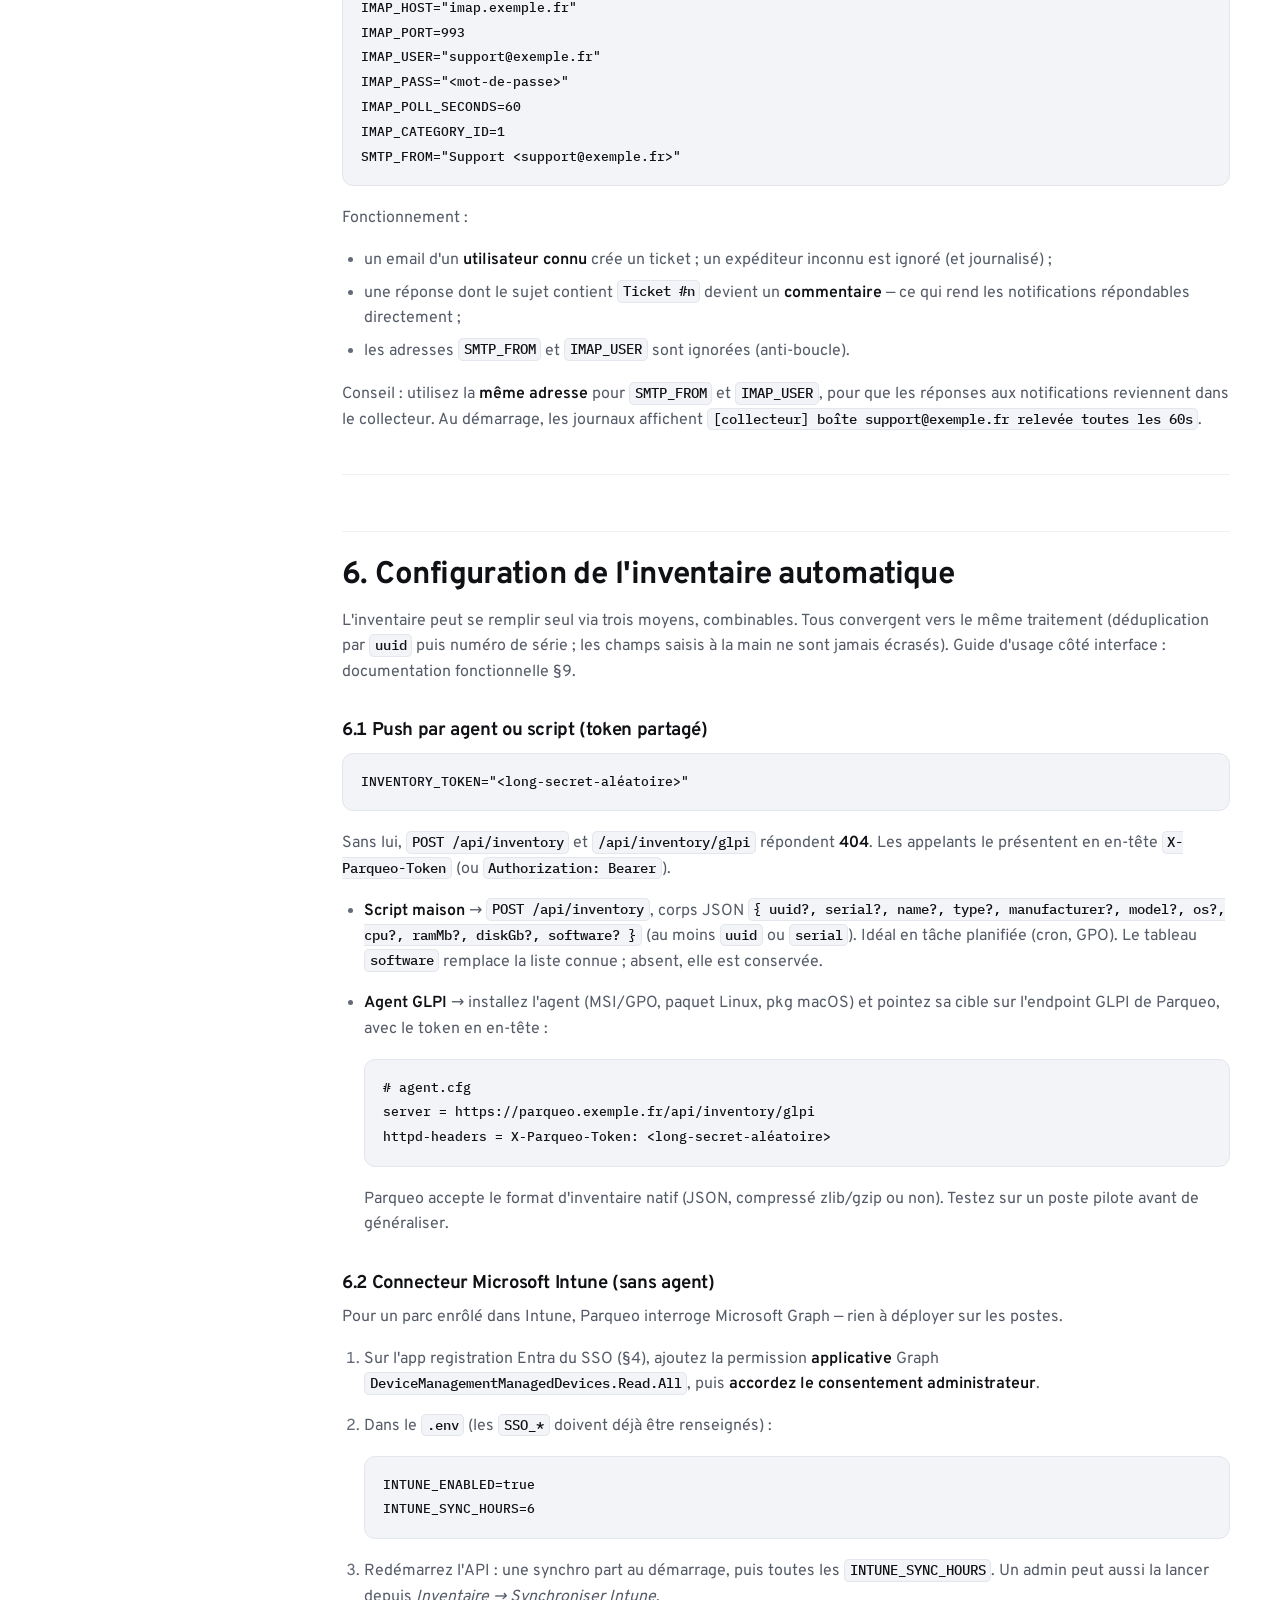
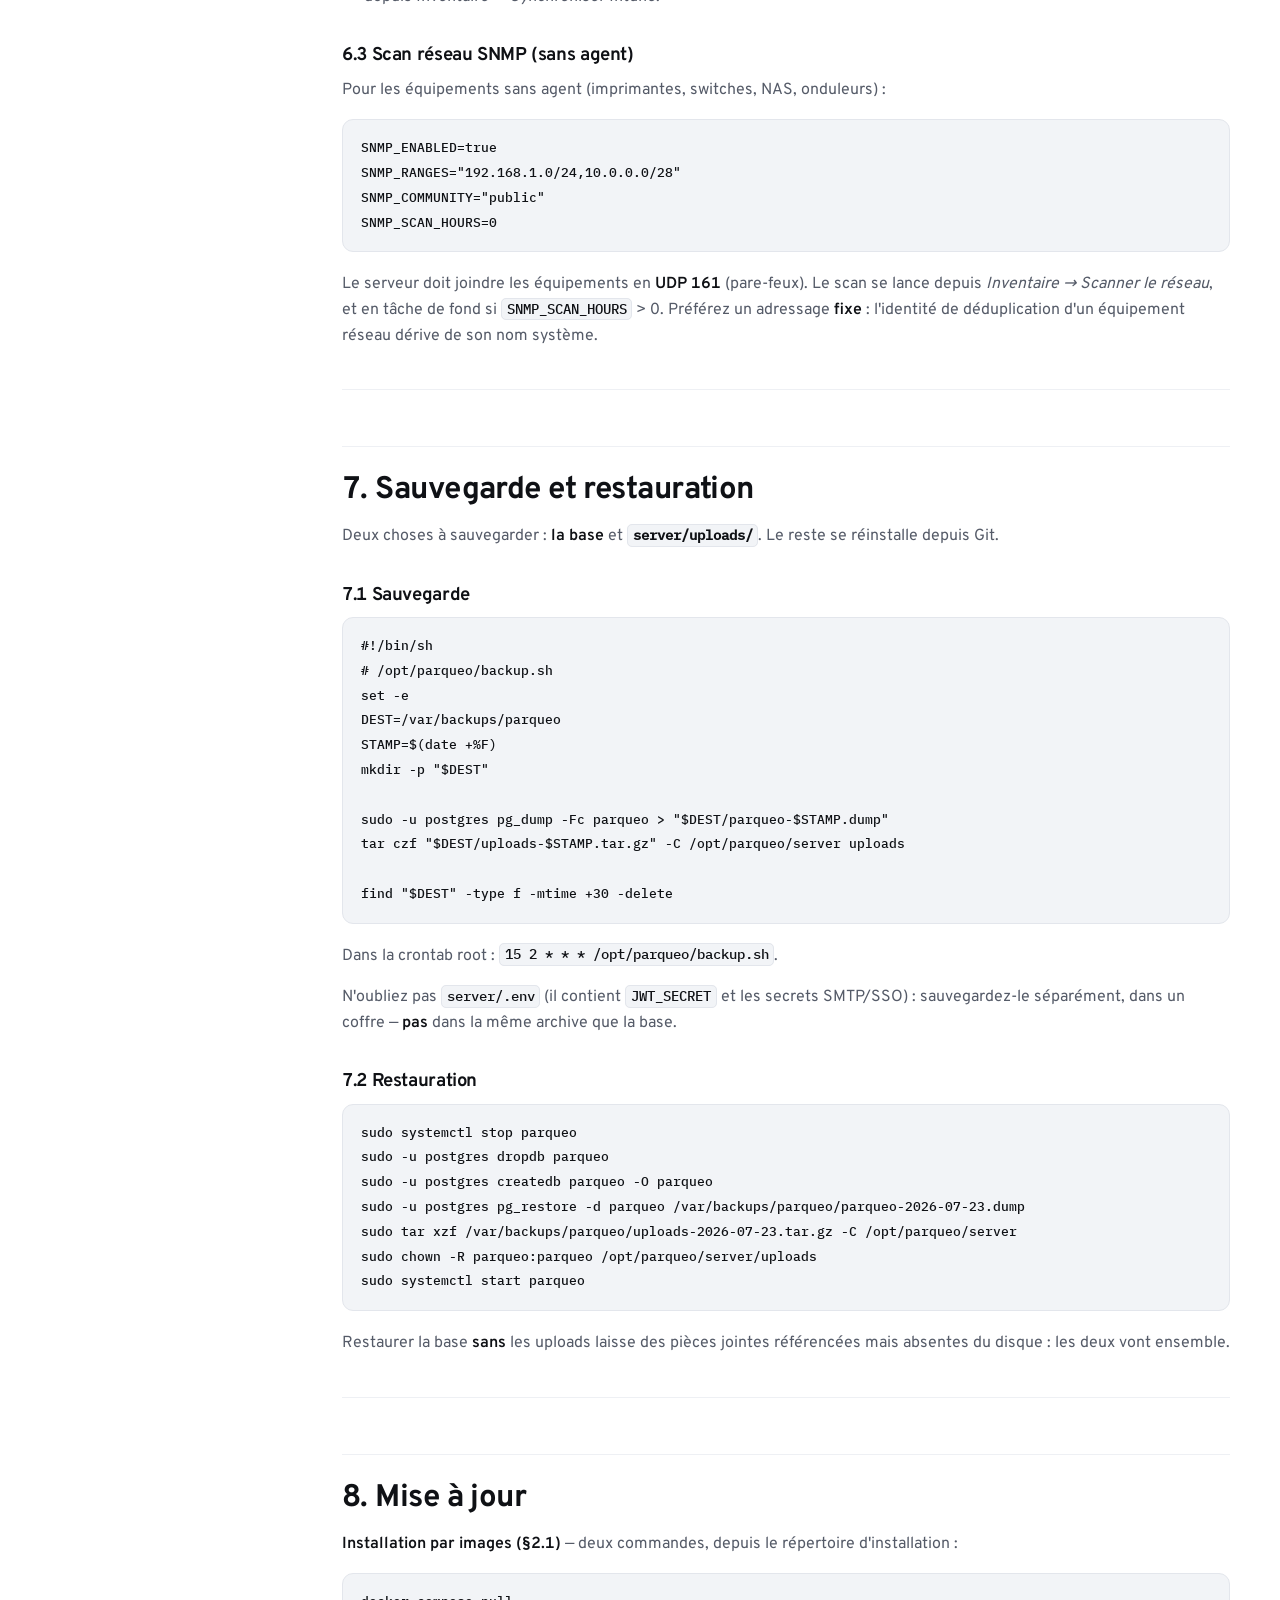
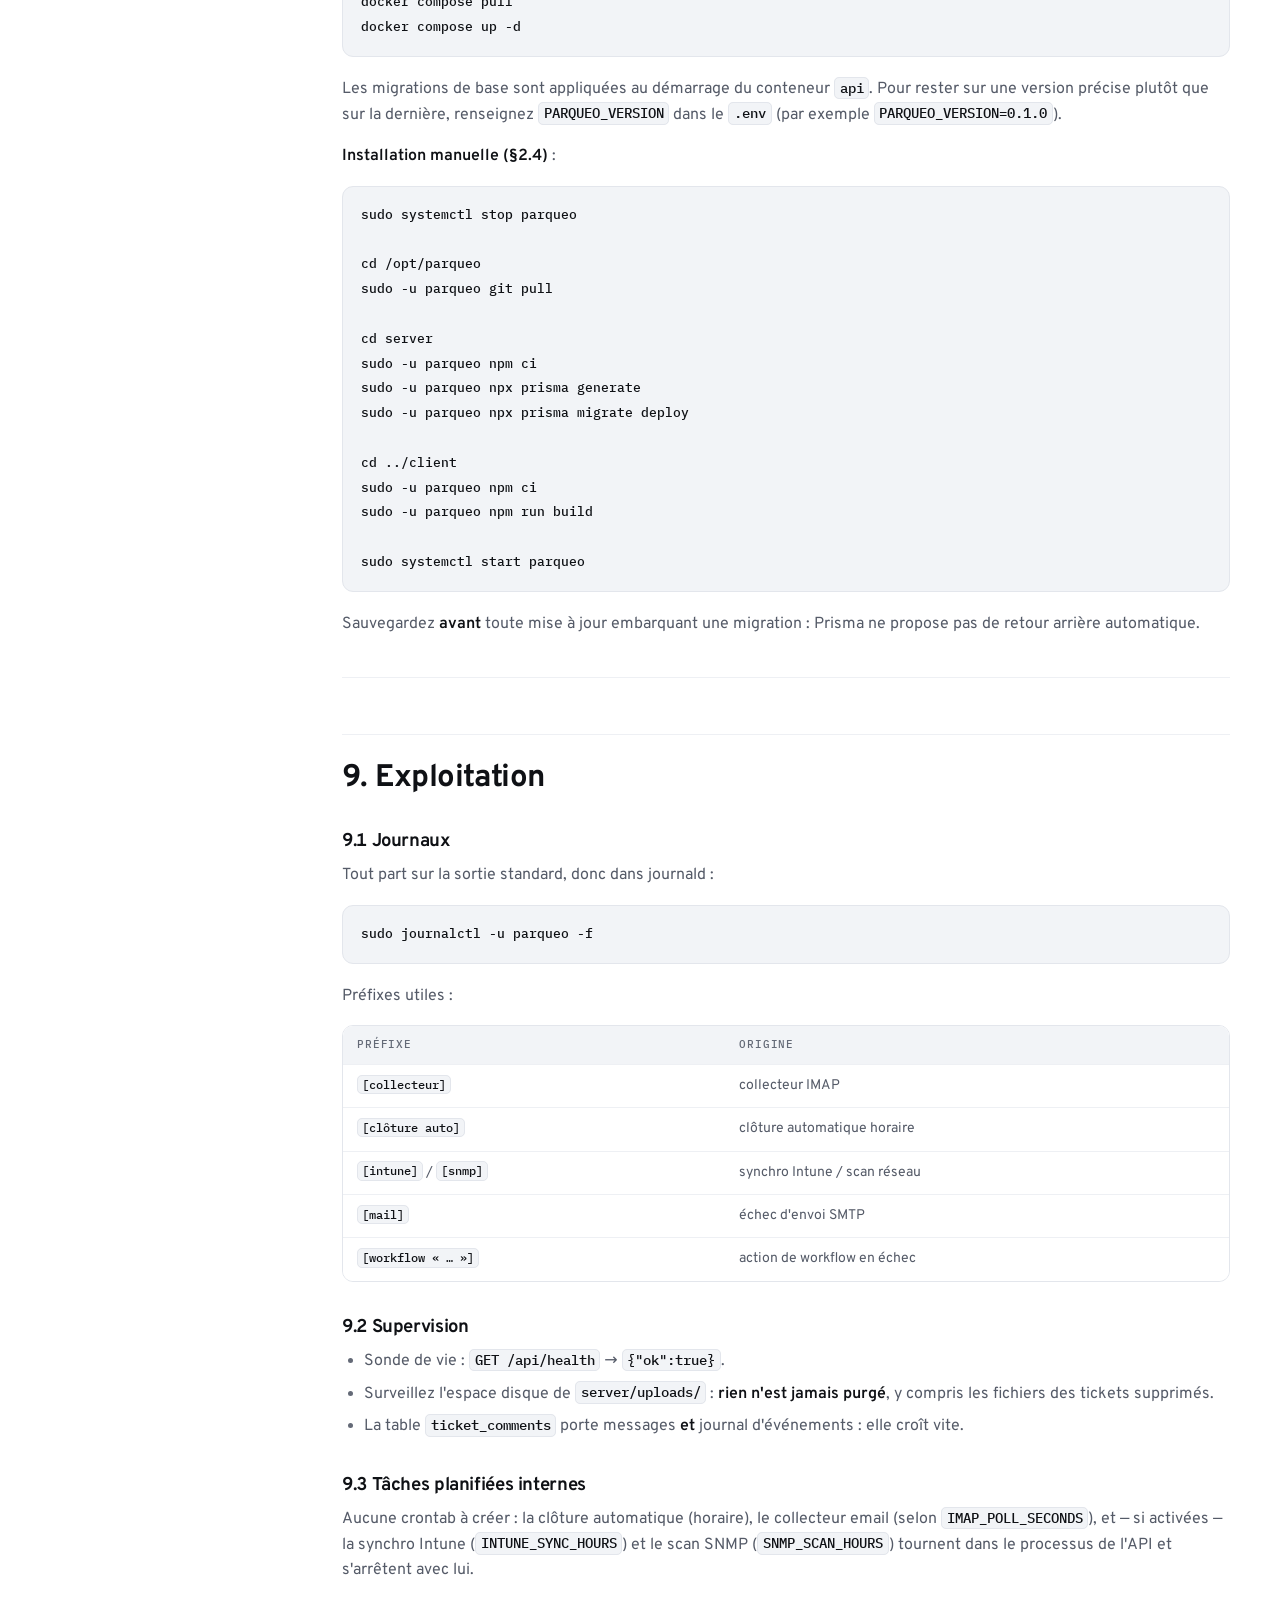
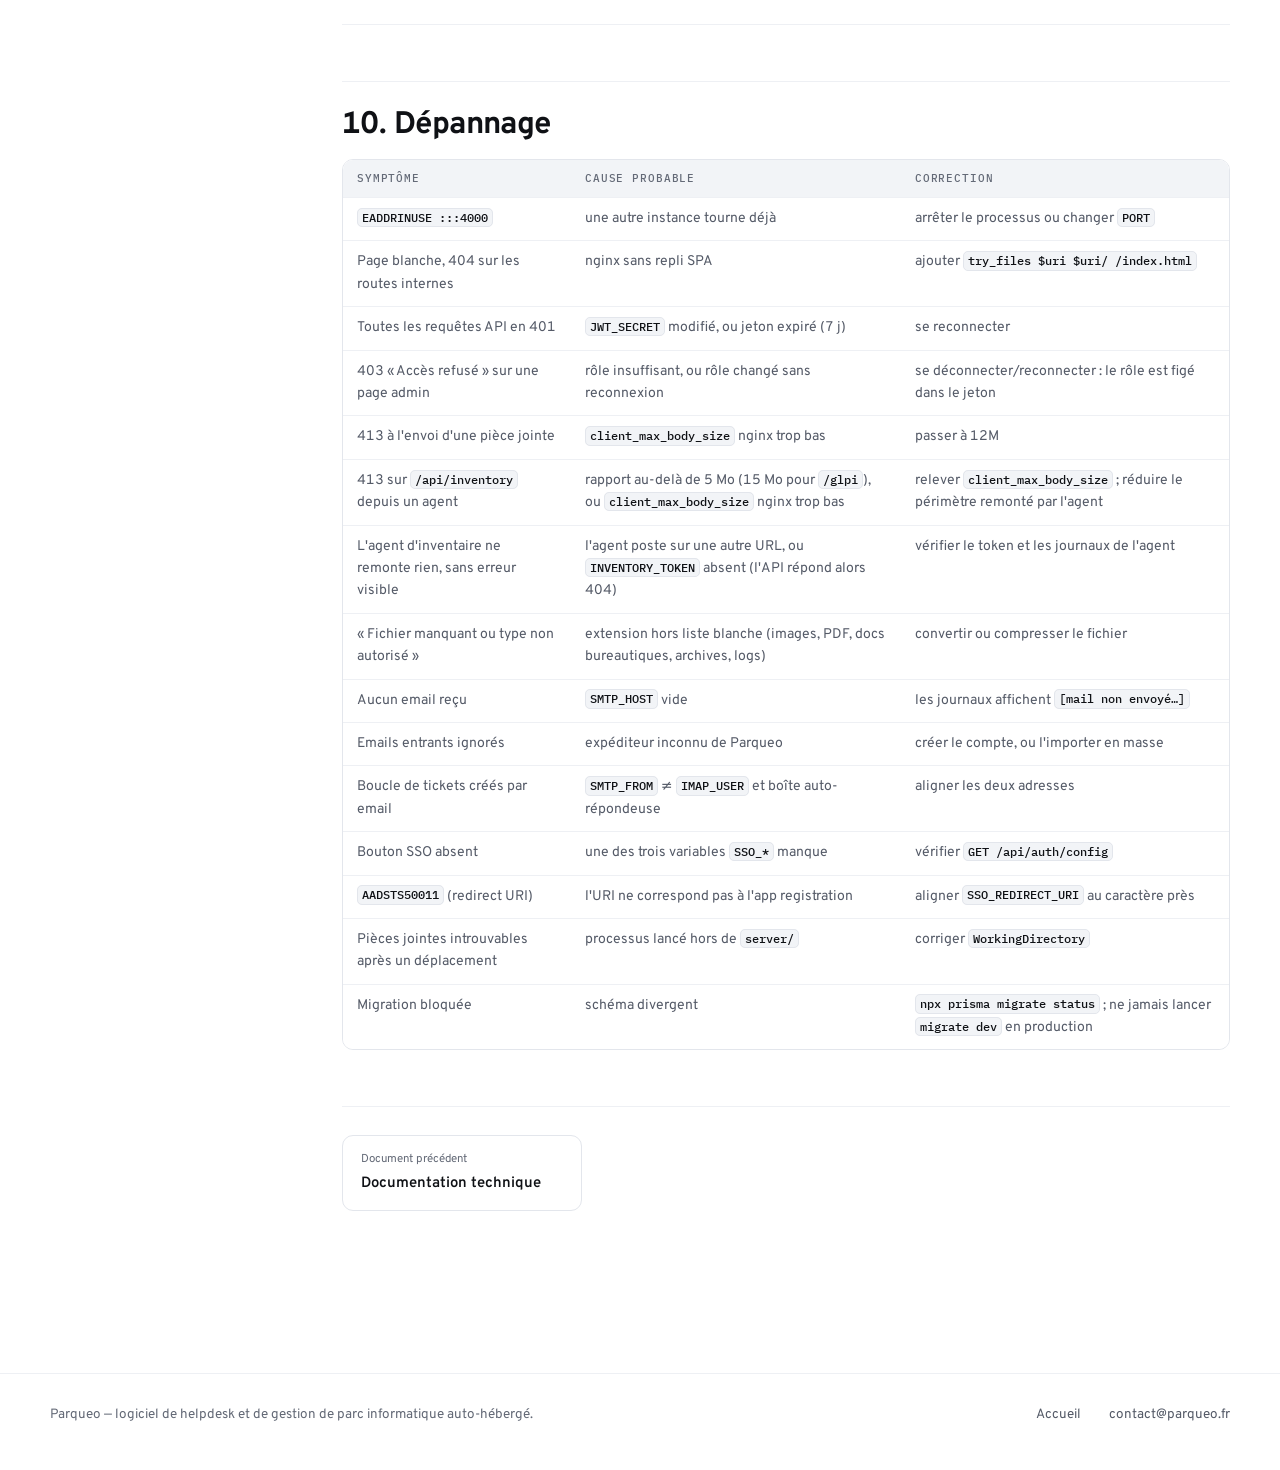
<file: docs/installation/index.html>
<!doctype html>
<html lang="fr">
<head>
<meta charset="utf-8">
<meta name="viewport" content="width=device-width, initial-scale=1">
<title>Documentation d'installation | Parqueo</title>
<meta name="description" content="Prérequis, déploiement, configuration, sauvegarde, mise à jour et dépannage de Parqueo sur vos serveurs.">
<link rel="canonical" href="https://parqueo.fr/docs/installation/">
<meta name="robots" content="index, follow, max-snippet:-1, max-image-preview:large">
<meta name="theme-color" content="#f6f6f8" media="(prefers-color-scheme: light)">
<meta name="theme-color" content="#0e0e13" media="(prefers-color-scheme: dark)">
<meta property="og:type" content="article">
<meta property="og:site_name" content="Parqueo">
<meta property="og:locale" content="fr_FR">
<meta property="og:title" content="Documentation d'installation | Parqueo">
<meta property="og:description" content="Prérequis, déploiement, configuration, sauvegarde, mise à jour et dépannage de Parqueo sur vos serveurs.">
<meta property="og:url" content="https://parqueo.fr/docs/installation/">
<meta property="og:image" content="https://parqueo.fr/og-image.png">
<meta name="twitter:card" content="summary_large_image">
<meta name="twitter:image" content="https://parqueo.fr/og-image.png">
<link rel="icon" href="/favicon.svg" type="image/svg+xml">
<link rel="preload" href="/fonts/overpass.woff2" as="font" type="font/woff2" crossorigin>
<link rel="stylesheet" href="/docs/docs.css">
<script type="application/ld+json">
{
  "@context": "https://schema.org",
  "@graph": [
    {
      "@type": "TechArticle",
      "@id": "https://parqueo.fr/docs/installation/#article",
      "headline": "Documentation d'installation",
      "name": "Parqueo — documentation d'installation",
      "description": "Prérequis, déploiement, configuration, sauvegarde, mise à jour et dépannage de Parqueo sur vos serveurs.",
      "inLanguage": "fr-FR",
      "url": "https://parqueo.fr/docs/installation/",
      "audience": {
        "@type": "Audience",
        "audienceType": "Administrateurs système"
      },
      "about": {
        "@type": "SoftwareApplication",
        "name": "Parqueo",
        "applicationCategory": "BusinessApplication"
      },
      "publisher": {
        "@type": "Organization",
        "name": "Parqueo",
        "url": "https://parqueo.fr/"
      }
    },
    {
      "@type": "BreadcrumbList",
      "itemListElement": [
        {
          "@type": "ListItem",
          "position": 1,
          "name": "Accueil",
          "item": "https://parqueo.fr/"
        },
        {
          "@type": "ListItem",
          "position": 2,
          "name": "Documentation",
          "item": "https://parqueo.fr/docs/"
        },
        {
          "@type": "ListItem",
          "position": 3,
          "name": "Installation",
          "item": "https://parqueo.fr/docs/installation/"
        }
      ]
    }
  ]
}
</script>
</head>
<body>
<a class="skip" href="#contenu">Aller au contenu</a>
<header class="nav">
  <div class="wrap nav-in">
    <a class="brand" href="/" aria-label="Parqueo"><svg class="mk" viewBox="6 3 12 18" fill="none" aria-hidden="true">
        <path d="M7 3h6a5 5 0 0 1 0 10H7z" fill="var(--accent)"/>
        <path d="M7 4v16" stroke="currentColor" stroke-width="2.4" stroke-linecap="round"/>
      </svg>arqueo</a>
    <nav class="nav-links" aria-label="Documentation">
      <a href="/docs/fonctionnel/">Fonctionnelle</a>
      <a href="/docs/technique/">Technique</a>
      <a href="/docs/installation/" aria-current="page">Installation</a>
    </nav>
    <a class="btn btn-primary btn-sm" href="/#contact">Demander une démo</a>
  </div>
</header>
<main class="wrap doc-layout" id="contenu">
  <aside class="toc" aria-label="Sommaire du document">
    <p class="toc-t">Sommaire</p>
    <nav>
      <ul>
        <li class="n2"><a href="#1-prérequis">1. Prérequis</a></li>
        <li class="n2"><a href="#2-installation">2. Installation</a></li>
        <li class="n3"><a href="#21-installation-en-une-commande">2.1 Installation en une commande</a></li>
        <li class="n3"><a href="#22-premier-démarrage">2.2 Premier démarrage</a></li>
        <li class="n3"><a href="#23-exploitation-courante">2.3 Exploitation courante</a></li>
        <li class="n3"><a href="#24-utilisateur-système-et-code">2.4 Utilisateur système et code</a></li>
        <li class="n3"><a href="#25-base-de-données">2.5 Base de données</a></li>
        <li class="n3"><a href="#26-api">2.6 API</a></li>
        <li class="n3"><a href="#27-client">2.7 Client</a></li>
        <li class="n3"><a href="#28-reverse-proxy">2.8 Reverse proxy</a></li>
        <li class="n3"><a href="#29-service-systemd">2.9 Service systemd</a></li>
        <li class="n2"><a href="#3-référence-des-variables-denvironnement">3. Référence des variables d&amp;#39;environnement</a></li>
        <li class="n3"><a href="#31-cœur">3.1 Cœur</a></li>
        <li class="n3"><a href="#32-email-sortant">3.2 Email sortant</a></li>
        <li class="n3"><a href="#33-clôture-automatique">3.3 Clôture automatique</a></li>
        <li class="n3"><a href="#34-sso-microsoft-entra-id">3.4 SSO Microsoft Entra ID</a></li>
        <li class="n3"><a href="#35-collecteur-email">3.5 Collecteur email</a></li>
        <li class="n3"><a href="#36-inventaire-automatique">3.6 Inventaire automatique</a></li>
        <li class="n2"><a href="#4-configuration-du-sso-microsoft-entra-id">4. Configuration du SSO Microsoft Entra ID</a></li>
        <li class="n3"><a href="#41-côté-entra-portail-azure">4.1 Côté Entra (portail Azure)</a></li>
        <li class="n3"><a href="#42-côté-parqueo">4.2 Côté Parqueo</a></li>
        <li class="n3"><a href="#43-comportement">4.3 Comportement</a></li>
        <li class="n2"><a href="#5-configuration-du-collecteur-email">5. Configuration du collecteur email</a></li>
        <li class="n2"><a href="#6-configuration-de-linventaire-automatique">6. Configuration de l&amp;#39;inventaire automatique</a></li>
        <li class="n3"><a href="#61-push-par-agent-ou-script-token-partagé">6.1 Push par agent ou script (token partagé)</a></li>
        <li class="n3"><a href="#62-connecteur-microsoft-intune-sans-agent">6.2 Connecteur Microsoft Intune (sans agent)</a></li>
        <li class="n3"><a href="#63-scan-réseau-snmp-sans-agent">6.3 Scan réseau SNMP (sans agent)</a></li>
        <li class="n2"><a href="#7-sauvegarde-et-restauration">7. Sauvegarde et restauration</a></li>
        <li class="n3"><a href="#71-sauvegarde">7.1 Sauvegarde</a></li>
        <li class="n3"><a href="#72-restauration">7.2 Restauration</a></li>
        <li class="n2"><a href="#8-mise-à-jour">8. Mise à jour</a></li>
        <li class="n2"><a href="#9-exploitation">9. Exploitation</a></li>
        <li class="n3"><a href="#91-journaux">9.1 Journaux</a></li>
        <li class="n3"><a href="#92-supervision">9.2 Supervision</a></li>
        <li class="n3"><a href="#93-tâches-planifiées-internes">9.3 Tâches planifiées internes</a></li>
        <li class="n2"><a href="#10-dépannage">10. Dépannage</a></li>
      </ul>
    </nav>
  </aside>
  <article class="doc">
    <nav class="fil" aria-label="Fil d'Ariane">
      <a href="/">Accueil</a> <span>/</span> <a href="/docs/">Documentation</a> <span>/</span> <span>Installation</span>
    </nav>
    <p class="doc-public">Administrateurs système</p>
<h1 id="parqueo-documentation-dinstallation">Parqueo — documentation d&#39;installation</h1>
<p>Installation, configuration et exploitation. Public visé : la personne qui
déploie et maintient l&#39;application.</p>
<ul>
<li><a href="#1-pr%C3%A9requis">1. Prérequis</a></li>
<li><a href="#2-installation">2. Installation</a> — §2.1 en une commande, §2.4 sans Docker</li>
<li><a href="#3-r%C3%A9f%C3%A9rence-des-variables-denvironnement">3. Référence des variables d&#39;environnement</a></li>
<li><a href="#4-configuration-du-sso-microsoft-entra-id">4. Configuration du SSO Microsoft Entra ID</a></li>
<li><a href="#5-configuration-du-collecteur-email">5. Configuration du collecteur email</a></li>
<li><a href="#6-configuration-de-linventaire-automatique">6. Configuration de l&#39;inventaire automatique</a></li>
<li><a href="#7-sauvegarde-et-restauration">7. Sauvegarde et restauration</a></li>
<li><a href="#8-mise-%C3%A0-jour">8. Mise à jour</a></li>
<li><a href="#9-exploitation">9. Exploitation</a></li>
<li><a href="#10-d%C3%A9pannage">10. Dépannage</a></li>
</ul>
<hr>
<h2 id="1-prérequis">1. Prérequis<a class="anchor" href="#1-prérequis" aria-label="Lien vers cette section">#</a></h2>
<p><strong>Chemin recommandé (§2.1)</strong> — Docker avec le plugin Compose, et rien d&#39;autre.
Ni Node.js, ni PostgreSQL, ni reverse proxy à installer : tout est fourni par
les images, certificat TLS compris.</p>
<p><strong>Installation manuelle (§2.4 et suivantes)</strong>, si vous ne voulez pas de
conteneurs :</p>
<div class="table-scroll"><table>
<thead>
<tr>
<th>Composant</th>
<th>Version</th>
<th>Remarque</th>
</tr>
</thead>
<tbody><tr>
<td>Node.js</td>
<td>20 LTS minimum, <strong>22 recommandé</strong></td>
<td></td>
</tr>
<tr>
<td>PostgreSQL</td>
<td>14 minimum</td>
<td></td>
</tr>
<tr>
<td>Reverse proxy</td>
<td>nginx, Caddy, Traefik…</td>
<td><strong>requis</strong> (voir §2.8)</td>
</tr>
</tbody></table>
</div>
<p>Optionnels, activés seulement s&#39;ils sont configurés : un serveur <strong>SMTP</strong> (notifications), une boîte <strong>IMAP</strong> (collecteur email), un <strong>tenant Microsoft Entra ID</strong> (SSO).</p>
<p><strong>Ressources</strong> : l&#39;API est un processus Node mono-thread léger. Pour quelques
dizaines d&#39;utilisateurs simultanés, 1 vCPU et 1 Go de RAM suffisent, PostgreSQL
compris. L&#39;espace disque est dicté par les pièces jointes (10 Mo par fichier au
maximum).</p>
<hr>
<h2 id="2-installation">2. Installation<a class="anchor" href="#2-installation" aria-label="Lien vers cette section">#</a></h2>
<p>Deux chemins. Le premier convient à la très grande majorité des cas et ne demande
que Docker ; le second s&#39;adresse à qui ne veut pas de conteneurs.</p>
<div class="table-scroll"><table>
<thead>
<tr>
<th></th>
<th>§2.1 à §2.3 — en une commande</th>
<th>§2.4 à §2.9 — installation manuelle</th>
</tr>
</thead>
<tbody><tr>
<td>Prérequis</td>
<td>Docker + plugin Compose</td>
<td>Node.js, PostgreSQL, reverse proxy</td>
</tr>
<tr>
<td>Certificat TLS</td>
<td>obtenu et renouvelé tout seul</td>
<td>à votre charge (Let&#39;s Encrypt)</td>
</tr>
<tr>
<td>Mise à jour</td>
<td><code>docker compose pull &amp;&amp; up -d</code></td>
<td><code>git pull</code>, rebuild, redémarrage</td>
</tr>
<tr>
<td>À construire</td>
<td>rien, les images sont publiées</td>
<td>client et dépendances</td>
</tr>
</tbody></table>
</div>
<h3 id="21-installation-en-une-commande">2.1 Installation en une commande<a class="anchor" href="#21-installation-en-une-commande" aria-label="Lien vers cette section">#</a></h3>
<pre><code class="language-sh">curl -fsSL https://parqueo.fr/install.sh | sh -s -- --domaine parqueo.exemple.fr
</code></pre>
<p>Le script vérifie Docker, télécharge la configuration, <strong>génère les secrets</strong>,
tire les images publiées et démarre la stack. Il ne compile rien : ni git, ni
Node, ni les sources ne sont nécessaires sur le serveur.</p>
<p>Sans <code>--domaine</code>, Parqueo répond en HTTP sur le port 80 — pratique pour évaluer
sur un réseau interne. Avec un nom de domaine, Caddy demande un certificat
Let&#39;s Encrypt au premier démarrage et le renouvelle seul ; les ports <strong>80 et
443</strong> doivent alors être joignables depuis Internet, le 80 servant à la
validation du domaine et à la redirection vers HTTPS.</p>
<div class="table-scroll"><table>
<thead>
<tr>
<th>Élément</th>
<th>Détail</th>
</tr>
</thead>
<tbody><tr>
<td>Répertoire</td>
<td><code>./parqueo</code> (surchargeable par <code>--repertoire</code>)</td>
</tr>
<tr>
<td>Configuration</td>
<td><code>.env</code>, créé en <code>600</code>, secrets générés</td>
</tr>
<tr>
<td>Données</td>
<td>volumes <code>parqueo-db</code>, <code>parqueo-uploads</code>, <code>parqueo-caddy</code> (certificats)</td>
</tr>
<tr>
<td>Images</td>
<td><code>ghcr.io/lcanet2/parqueo-api</code> et <code>-web</code></td>
</tr>
</tbody></table>
</div>
<p><code>JWT_SECRET</code> et <code>POSTGRES_PASSWORD</code> sont générés une fois et <strong>ne doivent plus
changer</strong> : le premier invalide toutes les sessions ouvertes, le second rend la
base inaccessible. Une réexécution du script conserve un <code>.env</code> existant.</p>
<p>Pour une installation hors ligne ou depuis un miroir interne, <code>PARQUEO_SOURCE</code>
redirige le téléchargement de la configuration.</p>
<h3 id="22-premier-démarrage">2.2 Premier démarrage<a class="anchor" href="#22-premier-démarrage" aria-label="Lien vers cette section">#</a></h3>
<p>Ouvrez l&#39;adresse affichée par le script. <strong>Le premier écran vous fait créer le
compte administrateur</strong> : Parqueo n&#39;est livré avec aucun mot de passe par défaut.</p>
<p>La route qui crée ce compte ne répond que tant que la base ne contient aucun
utilisateur, et se referme définitivement ensuite. Le critère est bien « aucun
utilisateur » et non « aucun administrateur » : rouvrir l&#39;installation sur une
base en service laisserait n&#39;importe qui s&#39;y déclarer administrateur.</p>
<p>Ensuite : créez les équipes et les catégories, puis parcourez Paramètres.</p>
<p>L&#39;amorçage automatique de la base (<code>SEED_ON_START</code>, actif par défaut) ne pose
qu&#39;une catégorie et une équipe, sans lesquelles aucun ticket n&#39;est ouvrable.
Il ne crée aucun compte, et reste sans effet sur une base déjà amorcée.</p>
<h3 id="23-exploitation-courante">2.3 Exploitation courante<a class="anchor" href="#23-exploitation-courante" aria-label="Lien vers cette section">#</a></h3>
<p>Depuis le répertoire d&#39;installation :</p>
<pre><code class="language-sh">docker compose pull &amp;&amp; docker compose up -d   # mettre à jour
docker compose down                           # arrêter, données conservées
docker compose down -v                        # tout effacer, volumes compris
docker compose logs -f api                    # suivre les journaux
</code></pre>
<p>Les migrations de base sont appliquées au démarrage du conteneur <code>api</code> : une
mise à jour ne demande aucune commande supplémentaire. Pour les sauvegardes,
voir §7.</p>
<hr>
<p>Les sections suivantes décrivent l&#39;<strong>installation manuelle</strong>, sans Docker.
Exemple pour une machine Debian/Ubuntu, application déployée dans
<code>/opt/parqueo</code>, servie par nginx sur <code>https://parqueo.exemple.fr</code>.</p>
<h3 id="24-utilisateur-système-et-code">2.4 Utilisateur système et code<a class="anchor" href="#24-utilisateur-système-et-code" aria-label="Lien vers cette section">#</a></h3>
<pre><code class="language-sh">sudo adduser --system --group --home /opt/parqueo parqueo
sudo -u parqueo git clone https://github.com/Lcanet2/parqueo.git /opt/parqueo
</code></pre>
<h3 id="25-base-de-données">2.5 Base de données<a class="anchor" href="#25-base-de-données" aria-label="Lien vers cette section">#</a></h3>
<pre><code class="language-sh">sudo -u postgres psql -c &quot;CREATE USER parqueo WITH PASSWORD &#39;&lt;mot-de-passe-solide&gt;&#39;;&quot;
sudo -u postgres psql -c &quot;CREATE DATABASE parqueo OWNER parqueo;&quot;
</code></pre>
<h3 id="26-api">2.6 API<a class="anchor" href="#26-api" aria-label="Lien vers cette section">#</a></h3>
<pre><code class="language-sh">cd /opt/parqueo/server
sudo -u parqueo npm ci
sudo -u parqueo npx prisma generate
sudo -u parqueo cp .env.example .env
sudo -u parqueo nano .env               # voir §3
sudo chmod 600 .env
sudo -u parqueo npx prisma migrate deploy
sudo -u parqueo npm run seed
</code></pre>
<p>Installez <strong>toutes</strong> les dépendances (<code>npm ci</code>, sans <code>--omit=dev</code>) : la CLI
Prisma qui applique les migrations est une dépendance de développement.
<code>migrate deploy</code> applique les migrations existantes sans jamais réinitialiser la
base — c&#39;est la commande de production. <code>npm run seed</code> pose la catégorie et
l&#39;équipe par défaut ; il ne crée aucun compte, celui-ci se crée au premier
accès (§2.2).</p>
<p>Générer un <code>JWT_SECRET</code> solide :</p>
<pre><code class="language-sh">node -e &quot;console.log(require(&#39;crypto&#39;).randomBytes(48).toString(&#39;base64url&#39;))&quot;
</code></pre>
<p>L&#39;API refuse de démarrer sans <code>JWT_SECRET</code>, ou avec un secret de moins de 16
caractères, et le dit explicitement dans le journal. Elle démarrait autrefois
sans, pour n&#39;échouer qu&#39;à la première tentative de connexion.</p>
<h3 id="27-client">2.7 Client<a class="anchor" href="#27-client" aria-label="Lien vers cette section">#</a></h3>
<pre><code class="language-sh">cd /opt/parqueo/client
sudo -u parqueo npm ci
sudo -u parqueo npm run build       # produit client/dist
</code></pre>
<p><code>dist/</code> est un ensemble de fichiers statiques : aucun processus Node ne tourne
pour le front.</p>
<h3 id="28-reverse-proxy">2.8 Reverse proxy<a class="anchor" href="#28-reverse-proxy" aria-label="Lien vers cette section">#</a></h3>
<p>Le client appelle <code>/api</code> en <strong>relatif</strong> : le proxy doit servir le front et l&#39;API
<strong>sur la même origine</strong>. C&#39;est la seule contrainte de déploiement structurante.</p>
<pre><code class="language-nginx">server {
    listen 443 ssl http2;
    server_name parqueo.exemple.fr;

    ssl_certificate     /etc/letsencrypt/live/parqueo.exemple.fr/fullchain.pem;
    ssl_certificate_key /etc/letsencrypt/live/parqueo.exemple.fr/privkey.pem;

    # Pièces jointes : 10 Mo côté application ; la limite nginx par défaut (1 Mo)
    # les rejetterait avant d&#39;atteindre Node. 12M couvre aussi les rapports
    # d&#39;inventaire (5 Mo sur /api/inventory). Si vous poussez des inventaires
    # GLPI très volumineux, l&#39;application accepte jusqu&#39;à 15 Mo sur
    # /api/inventory/glpi : montez alors cette valeur à 16M.
    client_max_body_size 12M;

    root /opt/parqueo/client/dist;
    index index.html;

    location / {
        try_files $uri $uri/ /index.html;   # SPA : repli sur index.html
    }

    location /api {
        proxy_pass http://127.0.0.1:4000;
        proxy_http_version 1.1;
        proxy_set_header Host              $host;
        proxy_set_header X-Real-IP         $remote_addr;
        proxy_set_header X-Forwarded-For   $proxy_add_x_forwarded_for;
        proxy_set_header X-Forwarded-Proto $scheme;
    }
}

server {
    listen 80;
    server_name parqueo.exemple.fr;
    return 301 https://$host$request_uri;
}
</code></pre>
<p>Le jeton SSO transite en query string (<code>?sso_token=…</code>) : si vous journalisez les
URL complètes, filtrez ce paramètre.</p>
<h3 id="29-service-systemd">2.9 Service systemd<a class="anchor" href="#29-service-systemd" aria-label="Lien vers cette section">#</a></h3>
<p><code>/etc/systemd/system/parqueo.service</code> :</p>
<pre><code class="language-ini">[Unit]
Description=Parqueo API
After=network.target postgresql.service
Requires=postgresql.service

[Service]
Type=simple
User=parqueo
Group=parqueo
# Impératif : uploads/ est résolu relativement au répertoire de travail.
WorkingDirectory=/opt/parqueo/server
ExecStart=/usr/bin/node src/index.js
Restart=on-failure
RestartSec=5
NoNewPrivileges=true
PrivateTmp=true
ProtectSystem=full
ReadWritePaths=/opt/parqueo/server/uploads

[Install]
WantedBy=multi-user.target
</code></pre>
<pre><code class="language-sh">sudo systemctl daemon-reload
sudo systemctl enable --now parqueo
sudo systemctl status parqueo
</code></pre>
<p>Le <code>.env</code> est lu par <code>dotenv</code> depuis le répertoire de travail (pas besoin de
<code>EnvironmentFile</code>). <strong><code>WorkingDirectory</code> est critique</strong> : les pièces jointes sont
écrites dans <code>uploads/</code> en chemin relatif ; démarrer ailleurs rend les fichiers
existants introuvables.</p>
<p>Le premier démarrage se déroule ensuite comme au §2.2.</p>
<hr>
<h2 id="3-référence-des-variables-denvironnement">3. Référence des variables d&#39;environnement<a class="anchor" href="#3-référence-des-variables-denvironnement" aria-label="Lien vers cette section">#</a></h2>
<p>Fichier <code>server/.env</code>. Seules les quatre premières sont nécessaires au
démarrage.</p>
<h3 id="31-cœur">3.1 Cœur<a class="anchor" href="#31-cœur" aria-label="Lien vers cette section">#</a></h3>
<div class="table-scroll"><table>
<thead>
<tr>
<th>Variable</th>
<th>Défaut</th>
<th>Rôle</th>
</tr>
</thead>
<tbody><tr>
<td><code>DATABASE_URL</code></td>
<td>—</td>
<td>chaîne de connexion PostgreSQL (<strong>requis</strong>)</td>
</tr>
<tr>
<td><code>JWT_SECRET</code></td>
<td>—</td>
<td>clé de signature des jetons (<strong>requis</strong>) — la changer déconnecte tout le monde</td>
</tr>
<tr>
<td><code>PORT</code></td>
<td><code>4000</code></td>
<td>port d&#39;écoute de l&#39;API</td>
</tr>
<tr>
<td><code>CLIENT_ORIGIN</code></td>
<td>—</td>
<td>origine autorisée par CORS ; en production, l&#39;URL publique du site</td>
</tr>
<tr>
<td><code>APP_URL</code></td>
<td><code>http://localhost:$PORT</code></td>
<td>URL publique de l&#39;API, utilisée dans les liens des emails</td>
</tr>
</tbody></table>
</div>
<h3 id="32-email-sortant">3.2 Email sortant<a class="anchor" href="#32-email-sortant" aria-label="Lien vers cette section">#</a></h3>
<div class="table-scroll"><table>
<thead>
<tr>
<th>Variable</th>
<th>Défaut</th>
<th>Rôle</th>
</tr>
</thead>
<tbody><tr>
<td><code>SMTP_HOST</code></td>
<td>vide</td>
<td><strong>si vide, aucun email n&#39;est envoyé</strong></td>
</tr>
<tr>
<td><code>SMTP_PORT</code></td>
<td><code>587</code></td>
<td></td>
</tr>
<tr>
<td><code>SMTP_USER</code> / <code>SMTP_PASS</code></td>
<td>vide</td>
<td>authentification, omise si <code>SMTP_USER</code> est vide</td>
</tr>
<tr>
<td><code>SMTP_FROM</code></td>
<td>—</td>
<td>expéditeur, ex. <code>Parqueo &lt;no-reply@exemple.fr&gt;</code></td>
</tr>
</tbody></table>
</div>
<h3 id="33-clôture-automatique">3.3 Clôture automatique<a class="anchor" href="#33-clôture-automatique" aria-label="Lien vers cette section">#</a></h3>
<div class="table-scroll"><table>
<thead>
<tr>
<th>Variable</th>
<th>Défaut</th>
<th>Rôle</th>
</tr>
</thead>
<tbody><tr>
<td><code>AUTO_CLOSE_DAYS</code></td>
<td><code>7</code></td>
<td>valeur initiale seulement ; une fois enregistré dans Paramètres, c&#39;est la base qui fait foi</td>
</tr>
</tbody></table>
</div>
<h3 id="34-sso-microsoft-entra-id">3.4 SSO Microsoft Entra ID<a class="anchor" href="#34-sso-microsoft-entra-id" aria-label="Lien vers cette section">#</a></h3>
<div class="table-scroll"><table>
<thead>
<tr>
<th>Variable</th>
<th>Défaut</th>
<th>Rôle</th>
</tr>
</thead>
<tbody><tr>
<td><code>SSO_TENANT_ID</code></td>
<td>vide</td>
<td>identifiant d&#39;annuaire — les trois premières activent le SSO</td>
</tr>
<tr>
<td><code>SSO_CLIENT_ID</code></td>
<td>vide</td>
<td>identifiant d&#39;application</td>
</tr>
<tr>
<td><code>SSO_CLIENT_SECRET</code></td>
<td>vide</td>
<td>secret client</td>
</tr>
<tr>
<td><code>SSO_REDIRECT_URI</code></td>
<td><code>APP_URL</code> + <code>/api/auth/sso/callback</code></td>
<td>doit correspondre exactement à l&#39;app registration</td>
</tr>
<tr>
<td><code>SSO_ALLOWED_DOMAINS</code></td>
<td>vide</td>
<td>garde-fou : domaines email acceptés, séparés par des virgules</td>
</tr>
<tr>
<td><code>SSO_POST_LOGIN_URL</code></td>
<td><code>CLIENT_ORIGIN</code></td>
<td>où renvoyer le navigateur après connexion</td>
</tr>
</tbody></table>
</div>
<h3 id="35-collecteur-email">3.5 Collecteur email<a class="anchor" href="#35-collecteur-email" aria-label="Lien vers cette section">#</a></h3>
<div class="table-scroll"><table>
<thead>
<tr>
<th>Variable</th>
<th>Défaut</th>
<th>Rôle</th>
</tr>
</thead>
<tbody><tr>
<td><code>IMAP_HOST</code></td>
<td>vide</td>
<td><strong>si vide, le collecteur est désactivé</strong></td>
</tr>
<tr>
<td><code>IMAP_PORT</code></td>
<td><code>993</code></td>
<td></td>
</tr>
<tr>
<td><code>IMAP_USER</code> / <code>IMAP_PASS</code></td>
<td>—</td>
<td>identifiants de la boîte</td>
</tr>
<tr>
<td><code>IMAP_TLS</code></td>
<td><code>true</code></td>
<td><code>false</code> pour désactiver TLS</td>
</tr>
<tr>
<td><code>IMAP_POLL_SECONDS</code></td>
<td><code>60</code></td>
<td>intervalle de relève, <strong>plancher à 15 s</strong></td>
</tr>
<tr>
<td><code>IMAP_CATEGORY_ID</code></td>
<td>première catégorie</td>
<td>catégorie des tickets créés par email</td>
</tr>
</tbody></table>
</div>
<h3 id="36-inventaire-automatique">3.6 Inventaire automatique<a class="anchor" href="#36-inventaire-automatique" aria-label="Lien vers cette section">#</a></h3>
<div class="table-scroll"><table>
<thead>
<tr>
<th>Variable</th>
<th>Défaut</th>
<th>Rôle</th>
</tr>
</thead>
<tbody><tr>
<td><code>INVENTORY_TOKEN</code></td>
<td>vide</td>
<td><strong>si vide, les endpoints <code>/api/inventory</code> sont désactivés</strong> ; sinon, secret présenté par les agents/scripts</td>
</tr>
<tr>
<td><code>INTUNE_ENABLED</code></td>
<td><code>false</code></td>
<td>connecteur Intune (permission Graph requise, voir §6)</td>
</tr>
<tr>
<td><code>INTUNE_SYNC_HOURS</code></td>
<td><code>6</code></td>
<td>cadence de la synchro Intune (0 = seulement à la demande)</td>
</tr>
<tr>
<td><code>SNMP_ENABLED</code></td>
<td><code>false</code></td>
<td>scan réseau SNMP</td>
</tr>
<tr>
<td><code>SNMP_RANGES</code></td>
<td>vide</td>
<td>plages CIDR à scanner, séparées par des virgules</td>
</tr>
<tr>
<td><code>SNMP_COMMUNITY</code></td>
<td><code>public</code></td>
<td>communauté SNMP v2c (lecture seule)</td>
</tr>
<tr>
<td><code>SNMP_SCAN_HOURS</code></td>
<td><code>0</code></td>
<td>cadence du scan (0 = seulement à la demande)</td>
</tr>
</tbody></table>
</div>
<hr>
<h2 id="4-configuration-du-sso-microsoft-entra-id">4. Configuration du SSO Microsoft Entra ID<a class="anchor" href="#4-configuration-du-sso-microsoft-entra-id" aria-label="Lien vers cette section">#</a></h2>
<h3 id="41-côté-entra-portail-azure">4.1 Côté Entra (portail Azure)<a class="anchor" href="#41-côté-entra-portail-azure" aria-label="Lien vers cette section">#</a></h3>
<ol>
<li><strong>Inscriptions d&#39;applications → Nouvelle inscription.</strong></li>
<li>Nom : <code>Parqueo</code>. Types de comptes : <strong>comptes de cet annuaire uniquement</strong>.</li>
<li>URI de redirection, type <strong>Web</strong> :
<code>https://parqueo.exemple.fr/api/auth/sso/callback</code>.</li>
<li>Relever l&#39;<strong>ID d&#39;application (client)</strong> et l&#39;<strong>ID d&#39;annuaire (locataire)</strong>.</li>
<li><strong>Certificats et secrets → Nouveau secret client.</strong> Copier la <strong>valeur</strong> (elle
n&#39;est plus affichée ensuite) et noter la date d&#39;expiration.</li>
<li><strong>Autorisations d&#39;API</strong> : <code>openid</code>, <code>profile</code>, <code>email</code> (déléguées Microsoft
Graph, généralement déjà présentes).</li>
</ol>
<h3 id="42-côté-parqueo">4.2 Côté Parqueo<a class="anchor" href="#42-côté-parqueo" aria-label="Lien vers cette section">#</a></h3>
<pre><code class="language-env">SSO_TENANT_ID=&quot;&lt;id-annuaire&gt;&quot;
SSO_CLIENT_ID=&quot;&lt;id-application&gt;&quot;
SSO_CLIENT_SECRET=&quot;&lt;valeur-du-secret&gt;&quot;
SSO_REDIRECT_URI=&quot;https://parqueo.exemple.fr/api/auth/sso/callback&quot;
SSO_ALLOWED_DOMAINS=&quot;exemple.fr&quot;
</code></pre>
<p>Redémarrer l&#39;API : le bouton « Se connecter avec Microsoft » apparaît
automatiquement sur la page de connexion.</p>
<h3 id="43-comportement">4.3 Comportement<a class="anchor" href="#43-comportement" aria-label="Lien vers cette section">#</a></h3>
<ul>
<li>Un compte inconnu est <strong>créé au premier login</strong> en rôle <code>user</code> ; les élévations
de rôle restent manuelles.</li>
<li>Un compte SSO n&#39;a pas de mot de passe local : le formulaire classique le refuse.</li>
<li>Les comptes locaux fonctionnent en parallèle — accès de secours si le SSO tombe.</li>
<li><strong>Le secret client expire.</strong> Notez la date : à l&#39;expiration, le SSO échoue d&#39;un
bloc. Gardez au moins un compte admin local.</li>
</ul>
<hr>
<h2 id="5-configuration-du-collecteur-email">5. Configuration du collecteur email<a class="anchor" href="#5-configuration-du-collecteur-email" aria-label="Lien vers cette section">#</a></h2>
<p>Dédiez une boîte au support (ex. <code>support@exemple.fr</code>) — le collecteur <strong>marque
les messages comme lus</strong> et relève toute la boîte de réception.</p>
<pre><code class="language-env">IMAP_HOST=&quot;imap.exemple.fr&quot;
IMAP_PORT=993
IMAP_USER=&quot;support@exemple.fr&quot;
IMAP_PASS=&quot;&lt;mot-de-passe&gt;&quot;
IMAP_POLL_SECONDS=60
IMAP_CATEGORY_ID=1
SMTP_FROM=&quot;Support &lt;support@exemple.fr&gt;&quot;
</code></pre>
<p>Fonctionnement :</p>
<ul>
<li>un email d&#39;un <strong>utilisateur connu</strong> crée un ticket ; un expéditeur inconnu est
ignoré (et journalisé) ;</li>
<li>une réponse dont le sujet contient <code>Ticket #n</code> devient un <strong>commentaire</strong> — ce
qui rend les notifications répondables directement ;</li>
<li>les adresses <code>SMTP_FROM</code> et <code>IMAP_USER</code> sont ignorées (anti-boucle).</li>
</ul>
<p>Conseil : utilisez la <strong>même adresse</strong> pour <code>SMTP_FROM</code> et <code>IMAP_USER</code>, pour que
les réponses aux notifications reviennent dans le collecteur. Au démarrage, les
journaux affichent <code>[collecteur] boîte support@exemple.fr relevée toutes les 60s</code>.</p>
<hr>
<h2 id="6-configuration-de-linventaire-automatique">6. Configuration de l&#39;inventaire automatique<a class="anchor" href="#6-configuration-de-linventaire-automatique" aria-label="Lien vers cette section">#</a></h2>
<p>L&#39;inventaire peut se remplir seul via trois moyens, combinables. Tous convergent
vers le même traitement (déduplication par <code>uuid</code> puis numéro de série ; les
champs saisis à la main ne sont jamais écrasés). Guide d&#39;usage côté interface :
documentation fonctionnelle §9.</p>
<h3 id="61-push-par-agent-ou-script-token-partagé">6.1 Push par agent ou script (token partagé)<a class="anchor" href="#61-push-par-agent-ou-script-token-partagé" aria-label="Lien vers cette section">#</a></h3>
<pre><code class="language-env">INVENTORY_TOKEN=&quot;&lt;long-secret-aléatoire&gt;&quot;
</code></pre>
<p>Sans lui, <code>POST /api/inventory</code> et <code>/api/inventory/glpi</code> répondent <strong>404</strong>. Les
appelants le présentent en en-tête <code>X-Parqueo-Token</code> (ou <code>Authorization: Bearer</code>).</p>
<ul>
<li><p><strong>Script maison</strong> → <code>POST /api/inventory</code>, corps JSON <code>{ uuid?, serial?, name?, type?, manufacturer?, model?, os?, cpu?, ramMb?, diskGb?, software? }</code> (au moins
<code>uuid</code> ou <code>serial</code>). Idéal en tâche planifiée (cron, GPO). Le tableau <code>software</code>
remplace la liste connue ; absent, elle est conservée.</p>
</li>
<li><p><strong>Agent GLPI</strong> → installez l&#39;agent (MSI/GPO, paquet Linux, pkg macOS) et pointez
sa cible sur l&#39;endpoint GLPI de Parqueo, avec le token en en-tête :</p>
<pre><code class="language-ini"># agent.cfg
server = https://parqueo.exemple.fr/api/inventory/glpi
httpd-headers = X-Parqueo-Token: &lt;long-secret-aléatoire&gt;
</code></pre>
<p>Parqueo accepte le format d&#39;inventaire natif (JSON, compressé zlib/gzip ou non).
Testez sur un poste pilote avant de généraliser.</p>
</li>
</ul>
<h3 id="62-connecteur-microsoft-intune-sans-agent">6.2 Connecteur Microsoft Intune (sans agent)<a class="anchor" href="#62-connecteur-microsoft-intune-sans-agent" aria-label="Lien vers cette section">#</a></h3>
<p>Pour un parc enrôlé dans Intune, Parqueo interroge Microsoft Graph — rien à
déployer sur les postes.</p>
<ol>
<li><p>Sur l&#39;app registration Entra du SSO (§4), ajoutez la permission <strong>applicative</strong>
Graph <code>DeviceManagementManagedDevices.Read.All</code>, puis <strong>accordez le
consentement administrateur</strong>.</p>
</li>
<li><p>Dans le <code>.env</code> (les <code>SSO_*</code> doivent déjà être renseignés) :</p>
<pre><code class="language-env">INTUNE_ENABLED=true
INTUNE_SYNC_HOURS=6
</code></pre>
</li>
<li><p>Redémarrez l&#39;API : une synchro part au démarrage, puis toutes les
<code>INTUNE_SYNC_HOURS</code>. Un admin peut aussi la lancer depuis <em>Inventaire →
Synchroniser Intune</em>.</p>
</li>
</ol>
<h3 id="63-scan-réseau-snmp-sans-agent">6.3 Scan réseau SNMP (sans agent)<a class="anchor" href="#63-scan-réseau-snmp-sans-agent" aria-label="Lien vers cette section">#</a></h3>
<p>Pour les équipements sans agent (imprimantes, switches, NAS, onduleurs) :</p>
<pre><code class="language-env">SNMP_ENABLED=true
SNMP_RANGES=&quot;192.168.1.0/24,10.0.0.0/28&quot;
SNMP_COMMUNITY=&quot;public&quot;
SNMP_SCAN_HOURS=0
</code></pre>
<p>Le serveur doit joindre les équipements en <strong>UDP 161</strong> (pare-feux). Le scan se
lance depuis <em>Inventaire → Scanner le réseau</em>, et en tâche de fond si
<code>SNMP_SCAN_HOURS</code> &gt; 0. Préférez un adressage <strong>fixe</strong> : l&#39;identité de
déduplication d&#39;un équipement réseau dérive de son nom système.</p>
<hr>
<h2 id="7-sauvegarde-et-restauration">7. Sauvegarde et restauration<a class="anchor" href="#7-sauvegarde-et-restauration" aria-label="Lien vers cette section">#</a></h2>
<p>Deux choses à sauvegarder : <strong>la base</strong> et <strong><code>server/uploads/</code></strong>. Le reste se
réinstalle depuis Git.</p>
<h3 id="71-sauvegarde">7.1 Sauvegarde<a class="anchor" href="#71-sauvegarde" aria-label="Lien vers cette section">#</a></h3>
<pre><code class="language-sh">#!/bin/sh
# /opt/parqueo/backup.sh
set -e
DEST=/var/backups/parqueo
STAMP=$(date +%F)
mkdir -p &quot;$DEST&quot;

sudo -u postgres pg_dump -Fc parqueo &gt; &quot;$DEST/parqueo-$STAMP.dump&quot;
tar czf &quot;$DEST/uploads-$STAMP.tar.gz&quot; -C /opt/parqueo/server uploads

find &quot;$DEST&quot; -type f -mtime +30 -delete
</code></pre>
<p>Dans la crontab root : <code>15 2 * * * /opt/parqueo/backup.sh</code>.</p>
<p>N&#39;oubliez pas <code>server/.env</code> (il contient <code>JWT_SECRET</code> et les secrets SMTP/SSO) :
sauvegardez-le séparément, dans un coffre — <strong>pas</strong> dans la même archive que la
base.</p>
<h3 id="72-restauration">7.2 Restauration<a class="anchor" href="#72-restauration" aria-label="Lien vers cette section">#</a></h3>
<pre><code class="language-sh">sudo systemctl stop parqueo
sudo -u postgres dropdb parqueo
sudo -u postgres createdb parqueo -O parqueo
sudo -u postgres pg_restore -d parqueo /var/backups/parqueo/parqueo-2026-07-23.dump
sudo tar xzf /var/backups/parqueo/uploads-2026-07-23.tar.gz -C /opt/parqueo/server
sudo chown -R parqueo:parqueo /opt/parqueo/server/uploads
sudo systemctl start parqueo
</code></pre>
<p>Restaurer la base <strong>sans</strong> les uploads laisse des pièces jointes référencées mais
absentes du disque : les deux vont ensemble.</p>
<hr>
<h2 id="8-mise-à-jour">8. Mise à jour<a class="anchor" href="#8-mise-à-jour" aria-label="Lien vers cette section">#</a></h2>
<p><strong>Installation par images (§2.1)</strong> — deux commandes, depuis le répertoire
d&#39;installation :</p>
<pre><code class="language-sh">docker compose pull
docker compose up -d
</code></pre>
<p>Les migrations de base sont appliquées au démarrage du conteneur <code>api</code>. Pour
rester sur une version précise plutôt que sur la dernière, renseignez
<code>PARQUEO_VERSION</code> dans le <code>.env</code> (par exemple <code>PARQUEO_VERSION=0.1.0</code>).</p>
<p><strong>Installation manuelle (§2.4)</strong> :</p>
<pre><code class="language-sh">sudo systemctl stop parqueo

cd /opt/parqueo
sudo -u parqueo git pull

cd server
sudo -u parqueo npm ci
sudo -u parqueo npx prisma generate
sudo -u parqueo npx prisma migrate deploy

cd ../client
sudo -u parqueo npm ci
sudo -u parqueo npm run build

sudo systemctl start parqueo
</code></pre>
<p>Sauvegardez <strong>avant</strong> toute mise à jour embarquant une migration : Prisma ne
propose pas de retour arrière automatique.</p>
<hr>
<h2 id="9-exploitation">9. Exploitation<a class="anchor" href="#9-exploitation" aria-label="Lien vers cette section">#</a></h2>
<h3 id="91-journaux">9.1 Journaux<a class="anchor" href="#91-journaux" aria-label="Lien vers cette section">#</a></h3>
<p>Tout part sur la sortie standard, donc dans journald :</p>
<pre><code class="language-sh">sudo journalctl -u parqueo -f
</code></pre>
<p>Préfixes utiles :</p>
<div class="table-scroll"><table>
<thead>
<tr>
<th>Préfixe</th>
<th>Origine</th>
</tr>
</thead>
<tbody><tr>
<td><code>[collecteur]</code></td>
<td>collecteur IMAP</td>
</tr>
<tr>
<td><code>[clôture auto]</code></td>
<td>clôture automatique horaire</td>
</tr>
<tr>
<td><code>[intune]</code> / <code>[snmp]</code></td>
<td>synchro Intune / scan réseau</td>
</tr>
<tr>
<td><code>[mail]</code></td>
<td>échec d&#39;envoi SMTP</td>
</tr>
<tr>
<td><code>[workflow « … »]</code></td>
<td>action de workflow en échec</td>
</tr>
</tbody></table>
</div>
<h3 id="92-supervision">9.2 Supervision<a class="anchor" href="#92-supervision" aria-label="Lien vers cette section">#</a></h3>
<ul>
<li>Sonde de vie : <code>GET /api/health</code> → <code>{&quot;ok&quot;:true}</code>.</li>
<li>Surveillez l&#39;espace disque de <code>server/uploads/</code> : <strong>rien n&#39;est jamais purgé</strong>, y
compris les fichiers des tickets supprimés.</li>
<li>La table <code>ticket_comments</code> porte messages <strong>et</strong> journal d&#39;événements : elle
croît vite.</li>
</ul>
<h3 id="93-tâches-planifiées-internes">9.3 Tâches planifiées internes<a class="anchor" href="#93-tâches-planifiées-internes" aria-label="Lien vers cette section">#</a></h3>
<p>Aucune crontab à créer : la clôture automatique (horaire), le collecteur email
(selon <code>IMAP_POLL_SECONDS</code>), et — si activées — la synchro Intune
(<code>INTUNE_SYNC_HOURS</code>) et le scan SNMP (<code>SNMP_SCAN_HOURS</code>) tournent dans le
processus de l&#39;API et s&#39;arrêtent avec lui.</p>
<hr>
<h2 id="10-dépannage">10. Dépannage<a class="anchor" href="#10-dépannage" aria-label="Lien vers cette section">#</a></h2>
<div class="table-scroll"><table>
<thead>
<tr>
<th>Symptôme</th>
<th>Cause probable</th>
<th>Correction</th>
</tr>
</thead>
<tbody><tr>
<td><code>EADDRINUSE :::4000</code></td>
<td>une autre instance tourne déjà</td>
<td>arrêter le processus ou changer <code>PORT</code></td>
</tr>
<tr>
<td>Page blanche, 404 sur les routes internes</td>
<td>nginx sans repli SPA</td>
<td>ajouter <code>try_files $uri $uri/ /index.html</code></td>
</tr>
<tr>
<td>Toutes les requêtes API en 401</td>
<td><code>JWT_SECRET</code> modifié, ou jeton expiré (7 j)</td>
<td>se reconnecter</td>
</tr>
<tr>
<td>403 « Accès refusé » sur une page admin</td>
<td>rôle insuffisant, ou rôle changé sans reconnexion</td>
<td>se déconnecter/reconnecter : le rôle est figé dans le jeton</td>
</tr>
<tr>
<td>413 à l&#39;envoi d&#39;une pièce jointe</td>
<td><code>client_max_body_size</code> nginx trop bas</td>
<td>passer à 12M</td>
</tr>
<tr>
<td>413 sur <code>/api/inventory</code> depuis un agent</td>
<td>rapport au-delà de 5 Mo (15 Mo pour <code>/glpi</code>), ou <code>client_max_body_size</code> nginx trop bas</td>
<td>relever <code>client_max_body_size</code> ; réduire le périmètre remonté par l&#39;agent</td>
</tr>
<tr>
<td>L&#39;agent d&#39;inventaire ne remonte rien, sans erreur visible</td>
<td>l&#39;agent poste sur une autre URL, ou <code>INVENTORY_TOKEN</code> absent (l&#39;API répond alors 404)</td>
<td>vérifier le token et les journaux de l&#39;agent</td>
</tr>
<tr>
<td>« Fichier manquant ou type non autorisé »</td>
<td>extension hors liste blanche (images, PDF, docs bureautiques, archives, logs)</td>
<td>convertir ou compresser le fichier</td>
</tr>
<tr>
<td>Aucun email reçu</td>
<td><code>SMTP_HOST</code> vide</td>
<td>les journaux affichent <code>[mail non envoyé…]</code></td>
</tr>
<tr>
<td>Emails entrants ignorés</td>
<td>expéditeur inconnu de Parqueo</td>
<td>créer le compte, ou l&#39;importer en masse</td>
</tr>
<tr>
<td>Boucle de tickets créés par email</td>
<td><code>SMTP_FROM</code> ≠ <code>IMAP_USER</code> et boîte auto-répondeuse</td>
<td>aligner les deux adresses</td>
</tr>
<tr>
<td>Bouton SSO absent</td>
<td>une des trois variables <code>SSO_*</code> manque</td>
<td>vérifier <code>GET /api/auth/config</code></td>
</tr>
<tr>
<td><code>AADSTS50011</code> (redirect URI)</td>
<td>l&#39;URI ne correspond pas à l&#39;app registration</td>
<td>aligner <code>SSO_REDIRECT_URI</code> au caractère près</td>
</tr>
<tr>
<td>Pièces jointes introuvables après un déplacement</td>
<td>processus lancé hors de <code>server/</code></td>
<td>corriger <code>WorkingDirectory</code></td>
</tr>
<tr>
<td>Migration bloquée</td>
<td>schéma divergent</td>
<td><code>npx prisma migrate status</code> ; ne jamais lancer <code>migrate dev</code> en production</td>
</tr>
</tbody></table>
</div>

    <nav class="suite" aria-label="Autres documents">
      <a class="suite-l" href="/docs/technique/"><span>Document précédent</span><strong>Documentation technique</strong></a>
      
    </nav>
  </article>
</main>
<footer>
  <div class="wrap foot-in">
    <span>Parqueo — logiciel de helpdesk et de gestion de parc informatique auto-hébergé.</span>
    <span class="sep"></span>
    <a href="/">Accueil</a>
    <a href="mailto:contact@parqueo.fr">contact@parqueo.fr</a>
  </div>
</footer>
<script>
  (function () {
    const liens = new Map();
    document.querySelectorAll('.toc a[href^="#"]').forEach((a) => {
      liens.set(decodeURIComponent(a.getAttribute('href').slice(1)), a);
    });
    if (!liens.size) return;
    const cibles = [...liens.keys()].map((id) => document.getElementById(id)).filter(Boolean);
    let courant = null;
    function actualiser() {
      // Section active : le dernier titre passé au-dessus du tiers haut de l'écran.
      let vu = null;
      for (const el of cibles) {
        if (el.getBoundingClientRect().top < innerHeight * 0.33) vu = el;
        else break;
      }
      const a = vu ? liens.get(vu.id) : null;
      if (a === courant) return;
      if (courant) courant.removeAttribute('aria-current');
      if (a) a.setAttribute('aria-current', 'true');
      courant = a;
    }
    let attente = false;
    addEventListener('scroll', () => {
      if (attente) return;
      attente = true;
      requestAnimationFrame(() => { actualiser(); attente = false; });
    }, { passive: true });
    actualiser();
  })();
</script>
</body>
</html>
</file>
<file: styles.css>
/* Charte de parqueo.fr — partagée par index.html et services/.
   Les pages de documentation gardent leur propre docs/docs.css, calqué dessus.

   Un seul motif court sur tout le site : la panse du P de Parqueo, plate à
   gauche et ronde à droite — celle du panneau de stationnement dont le
   logiciel tire son nom (un ticket « reste parqué » sur un bloc d'attente).
   Elle est le premier écran à l'échelle d'un panneau, la forme des boutons, la
   puce des listes, le curseur du parcours, le masque de la photo et le
   pied de page. Aucune autre forme décorative. */

*, *::before, *::after { box-sizing: border-box; }
body { margin: 0; }
img { max-width: 100%; height: auto; display: block; }
h1, h2, h3, p, ol, ul, dl, dd, figure, pre { margin: 0; }
ol, ul { padding: 0; list-style: none; }
button, input, textarea, select { font: inherit; color: inherit; }

html { scroll-behavior: smooth; }
section[id] { scroll-margin-top: 24px; }

/* Overpass : la police de l'application, descendue de la signalisation
   routière. Servie depuis le site, aucune requête vers un CDN. Le point médian
   (U+00B7) est exclu : Overpass le dessine sans approche à droite. */
@font-face {
  font-family: 'Overpass';
  src: url(fonts/overpass.woff2) format('woff2');
  font-weight: 100 900;
  font-display: swap;
  unicode-range: U+0000-00B6, U+00B8-00FF, U+0131, U+0152-0153, U+02BB-02BC, U+02C6, U+02DA, U+02DC,
    U+0304, U+0308, U+0329, U+2000-206F, U+20AC, U+2122, U+2191, U+2193, U+2212, U+2215, U+FEFF, U+FFFD;
}
@font-face {
  font-family: 'Overpass';
  src: url(fonts/overpass-ext.woff2) format('woff2');
  font-weight: 100 900;
  font-display: swap;
  unicode-range: U+0100-02BA, U+02BD-02C5, U+02C7-02CC, U+02CE-02D7, U+02DD-02FF, U+1E00-1E9F, U+20A0-20AB, U+20AD-20C0;
}
@font-face {
  font-family: 'PlexMono'; /* taste-skill-ignore : réservée au bloc de code */
  src: url(fonts/plexmono.woff2) format('woff2');
  font-weight: 500;
  font-display: swap;
}

/* --- Jetons ---------------------------------------------------------------
   Une feuille blanche, une encre, un bleu : celui du panneau « P ». Le bleu
   tient les grands aplats (la panse, les champs) et l'action ; rien d'autre
   n'est teinté. Les mêmes valeurs que l'application (client/src/index.css). */
:root {
  --ground: #ffffff;
  --surface: #f2f4f7;   /* tuiles, champs, panneaux : une marche de ton */
  --surface-2: #e4e8ef;
  --ink: #0f1115;
  --ink-soft: #555b68;
  --accent: #1a4bc4;    /* texte et liens bleus : 7.4:1 sur blanc */
  --accent-strong: #123a9e;
  --accent-field: #1a4bc4; /* les aplats bleus */
  --on-field: #ffffff;
  --field-ink: #0f1115;  /* aplat sombre (panneau hébergement, pied) */
  --on-field-ink: #f1f2f4;
  --on-field-ink-soft: #b4b8c0;
  --negative: #c4242a;
  --positive: #247b50;
  --focus: #0f1115;

  --m: clamp(16px, 3.6vw, 56px);   /* la seule paire de marges du site */
  --gap: clamp(16px, 2vw, 28px);
  --sec: clamp(96px, 13vw, 200px); /* l'écart entre deux sections */

  /* Cinq tailles, pas une de plus. */
  --t-small: 0.875rem;
  --t-body: clamp(1.0625rem, 1rem + 0.25vw, 1.1875rem);
  --t-lead: clamp(1.25rem, 1.1rem + 0.7vw, 1.625rem);
  --t-head: clamp(2rem, 1.2rem + 2.9vw, 3.5rem);
  --t-display: clamp(3.25rem, 1.2rem + 5.4vw, 5.75rem);

  --ease-out: cubic-bezier(.22, 1, .36, 1);
  --ease-in-out: cubic-bezier(.65, 0, .35, 1);
  --t-press: 160ms;
  --t-hover: 180ms;
}

/* Thème sombre : mêmes rôles. Le bleu des aplats reste un bleu de panneau. */
@media (prefers-color-scheme: dark) {
  :root:not([data-theme="light"]) {
    --ground: #0c0d0f; --surface: #17191d; --surface-2: #22252b;
    --ink: #f1f2f4; --ink-soft: #b4b8c0;
    --accent: #7c9ff5; --accent-strong: #a3bcf8; --accent-field: #2453c9; --on-field: #ffffff;
    --field-ink: #e9ebef; --on-field-ink: #0c0d0f; --on-field-ink-soft: #3d424c;
    --focus: #f1f2f4;
    color-scheme: dark;
  }
}
:root[data-theme="dark"] {
  --ground: #0c0d0f; --surface: #17191d; --surface-2: #22252b;
  --ink: #f1f2f4; --ink-soft: #b4b8c0;
  --accent: #7c9ff5; --accent-strong: #a3bcf8; --accent-field: #2453c9; --on-field: #ffffff;
  --field-ink: #e9ebef; --on-field-ink: #0c0d0f; --on-field-ink-soft: #3d424c;
  --focus: #f1f2f4;
  color-scheme: dark;
}

body {
  background: var(--ground);
  color: var(--ink);
  font-family: 'Overpass', system-ui, -apple-system, sans-serif;
  font-size: var(--t-body);
  line-height: 1.5;
  -webkit-font-smoothing: antialiased;
  text-rendering: optimizeLegibility;
}

a { color: inherit; }
:where(a, button, input, textarea, summary, [tabindex]):focus-visible {
  outline: 2px solid var(--focus);
  outline-offset: 3px;
}
::selection { background: var(--accent-field); color: var(--on-field); }

.sr-only {
  position: absolute; width: 1px; height: 1px; padding: 0; margin: -1px;
  overflow: hidden; clip: rect(0 0 0 0); white-space: nowrap; border: 0;
}
.skip {
  position: absolute; left: var(--m); top: 12px; z-index: 50;
  padding: 10px 16px; background: var(--ink); color: var(--ground);
  transform: translateY(-200%);
}
.skip:focus { transform: none; }

.display {
  font-size: var(--t-display);
  font-weight: 800;
  line-height: 0.95;
  letter-spacing: -0.035em;
  text-wrap: balance;
}
.head {
  font-size: var(--t-head);
  font-weight: 800;
  line-height: 1.02;
  letter-spacing: -0.03em;
  text-wrap: balance;
}

/* --- Bouton : la panse du P ----------------------------------------------
   Plat à gauche, rond à droite. Une seule forme de bouton sur tout le site. */
.btn {
  display: inline-flex; align-items: center; justify-content: center;
  min-height: 52px; padding: 0 30px 0 22px;
  border: 0; border-radius: 0 999px 999px 0;
  background: var(--accent-field); color: var(--on-field);
  font-weight: 700; font-size: var(--t-body); text-decoration: none; letter-spacing: -0.005em;
  cursor: pointer;
  transition: transform var(--t-press) var(--ease-out), background-color var(--t-hover) ease, color var(--t-hover) ease;
}
.btn:active { transform: scale(.97); }
.btn-sm { min-height: 40px; padding: 0 22px 0 16px; font-size: var(--t-small); }
@media (hover: hover) and (pointer: fine) {
  .btn:hover { background: var(--accent-strong); }
}
.text-link {
  font-weight: 700; text-decoration: underline; text-decoration-thickness: .08em;
  text-underline-offset: .22em; text-decoration-color: color-mix(in srgb, currentColor 35%, transparent);
  transition: text-decoration-color var(--t-hover) ease;
}
@media (hover: hover) and (pointer: fine) {
  .text-link:hover { text-decoration-color: currentColor; }
}

/* --- Barre de navigation : mot-symbole, quelques liens, une action -------- */
.nav { position: absolute; inset: 0 0 auto; z-index: 20; }
.nav-in {
  display: flex; align-items: center; gap: 28px;
  padding: 22px var(--m);
}
.brand {
  display: inline-flex; align-items: baseline; gap: .04em;
  font-size: 30px; font-weight: 800; letter-spacing: -0.03em; text-decoration: none; line-height: 1;
  margin-right: auto;
}
.brand .mk { width: .467em; height: .7em; }
.nav-links { display: flex; gap: 26px; font-size: var(--t-small); font-weight: 600; }
.nav-links a { text-decoration: none; }
.theme-btn, .menu-btn {
  display: inline-flex; align-items: center; justify-content: center;
  min-width: 40px; height: 40px; padding: 0 10px; border: 0; background: none; cursor: pointer;
  font-size: var(--t-small); font-weight: 700;
}
.theme-btn svg { width: 20px; height: 20px; }
.menu-btn { display: none; }

/* Sur grand écran, la droite de la barre est posée sur la panse bleue : liens
   et bouton passent à la couleur du fond, comme le blanc d'un panneau. */
@media (min-width: 900px) {
  .page-home .nav-links, .page-home .theme-btn { color: var(--on-field); }
  .page-home .nav-cta { background: var(--ground); color: var(--ink); }
  .page-home .nav-links a { opacity: .92; transition: opacity var(--t-hover) ease; }
  .page-home .nav-links a:hover { opacity: 1; text-decoration: underline; text-underline-offset: .25em; }
  .page-home .nav :focus-visible { outline-color: var(--on-field); }
}
@media (max-width: 899px) {
  .nav-in { gap: 8px; padding: 14px var(--m); }
  .brand { font-size: 26px; }
  .menu-btn { display: inline-flex; }
  .nav-cta { display: none; }
  .nav-links {
    position: absolute; top: 100%; left: 0; right: 0; z-index: 30;
    flex-direction: column; gap: 0; padding: 8px var(--m) 20px;
    background: var(--ground); font-size: var(--t-lead);
    display: none;
  }
  .nav-links a { padding: 12px 0; }
  .nav.is-open .nav-links { display: flex; box-shadow: 0 24px 40px -24px rgba(0, 0, 0, .35); } /* taste-skill-ignore : menu ouvert, il flotte */
}

/* ======================= Premier écran ======================= */
.hero {
  position: relative; overflow: hidden;
  min-height: max(100svh, 680px);
  display: grid; grid-template-columns: repeat(12, 1fr); column-gap: var(--gap);
  padding: 0 var(--m);
}
.hero-copy {
  grid-column: 1 / span 6; align-self: center; position: relative; z-index: 2;
  padding: 120px 0 64px;
}
.hero-copy h1 { max-width: 7.6em; }
.hero-lede { margin-top: 40px; max-width: 31em; font-size: var(--t-lead); line-height: 1.4; }
.hero-actions { display: flex; align-items: center; gap: 28px; margin-top: 40px; flex-wrap: wrap; }

/* La panse, à l'échelle d'un panneau : elle entre par la droite, rognée en haut
   et en bas par la fenêtre. La file de tickets est posée dessus. */
.hero-bowl {
  position: absolute; z-index: 1;
  left: 51%; top: -9vh; height: 118vh; min-height: 800px;
  width: 57vw;
}
.bowl-stage {
  position: absolute; inset: 0;
  background: var(--accent-field);
  border-radius: 0 999px 999px 0;
  overflow: hidden;
}
.bowl-stage img {
  position: absolute; left: 7%; top: 25%;
  width: 150%; max-width: none;
  outline: 1px solid rgba(255, 255, 255, .14);
}

/* ======================= Parcours d'un ticket ======================= */
.journey { position: relative; margin-top: var(--sec); }
.journey-fields { display: grid; grid-template-columns: 1fr 1fr; min-height: max(88svh, 720px); }
.journey-words {
  background: var(--surface);
  padding: 72px var(--gap) 200px var(--m);
  display: flex; flex-direction: column; gap: 32px;
}
.journey-words .head { max-width: 9.5em; }
.journey-notes p { max-width: 30em; }
.journey-stage {
  background: var(--accent-field);
  display: grid; place-items: center;
  padding: 72px var(--m) 200px;
}
[data-stage-text], [data-stage-note] { animation: swap 200ms ease both; }
@keyframes swap { from { opacity: 0; } to { opacity: 1; } }

/* Le fragment d'interface : un vrai ticket de Parqueo, à sa taille réelle. */
.tk {
  width: min(460px, 100%);
  background: #ffffff; color: #0f1115;
  border: 1px solid #e3e6ec; border-radius: 12px; /* taste-skill-ignore : bord de carte du fragment data-ui */
  font-size: 14px; line-height: 1.45; font-variant-numeric: tabular-nums;
  padding: 20px 22px 16px;
}
.tk-crumb { font-size: 12px; color: #646a77; }
.tk-title { font-size: 20px; font-weight: 700; letter-spacing: -0.015em; margin-top: 2px; }
.tk-meta { display: flex; align-items: center; gap: 10px; margin-top: 8px; font-size: 13px; color: #555b68; }
.tk-status { display: inline-flex; align-items: center; gap: 6px; color: #0f1115; font-weight: 600; }
.mark { display: inline-block; width: 8px; height: 10px; flex: none; border-radius: 0 999px 999px 0; background: currentColor; }
.tk-status .mark { color: var(--st, #1a4bc4); }
.tk-status[data-status="progress"] { --st: #0c2a66; }
.tk-status[data-status="resolved"] { --st: #247b50; }
.tk-chip { padding: 1px 6px; border-radius: 4px; background: #fff4dc; color: #9a5b00; font-weight: 600; font-size: 12px; }
.tk-props { display: grid; grid-template-columns: repeat(3, 1fr); gap: 12px; margin-top: 16px; padding: 12px 0; border-top: 1px solid #eef0f4; border-bottom: 1px solid #eef0f4; } /* taste-skill-ignore : filets du fragment data-ui */
.tk-props dt { font-size: 12px; color: #646a77; }
.tk-props dd { display: flex; align-items: center; gap: 6px; font-weight: 600; font-size: 13px; min-height: 22px; }
.av {
  display: inline-grid; place-items: center; width: 22px; height: 22px; border-radius: 50%;
  font-size: 11px; font-weight: 700;
  background: hsl(var(--h) 60% 92%); color: hsl(var(--h) 45% 28%);
}
.dash { color: #646a77; font-weight: 400; }
.tk-log { margin-top: 12px; display: grid; gap: 2px; }
.tk-log li { display: grid; grid-template-columns: 44px 1fr; align-items: baseline; padding: 4px 0; color: #3a3f49; font-size: 13px; }
.tk-log li[hidden] { display: none; }
.tk-log time { color: #646a77; font-size: 12px; }
.tk-log .parked { color: #0f1115; font-weight: 600; }
.tk-log .parked .mark { display: none; }
.tk-log .parked { grid-template-columns: 44px auto 1fr; gap: 0 6px; }
.tk-log .parked .mark {
  display: inline-block; align-self: center; color: #5f84d8;
  background: color-mix(in srgb, #5f84d8 28%, transparent); box-shadow: inset 0 0 0 1px #5f84d8; /* taste-skill-ignore : contour de la pastille, dans le fragment data-ui */
}
.tk-log li.is-new { animation: logIn 320ms var(--ease-out) both; }
@keyframes logIn { from { opacity: 0; transform: translateY(6px); } to { opacity: 1; transform: none; } }

/* Le curseur : il traverse les deux aplats. Son pouce est une panse. */
.journey-control { position: absolute; left: var(--m); right: var(--m); bottom: 44px; }
.journey-control input[type="range"] {
  -webkit-appearance: none; appearance: none; width: 100%; height: 40px; margin: 0;
  background: transparent; cursor: pointer;
  --p: 0%;
}
.journey-control input[type="range"]::-webkit-slider-runnable-track {
  height: 8px; background: linear-gradient(to right, var(--ink) var(--p), rgba(15, 17, 21, .2) var(--p)); /* taste-skill-ignore : la piste parcourue, pas un dégradé */
}
.journey-control input[type="range"]::-moz-range-track { height: 8px; background: rgba(15, 17, 21, .2); }
.journey-control input[type="range"]::-moz-range-progress { height: 8px; background: var(--ink); }
.journey-control input[type="range"]::-webkit-slider-thumb {
  -webkit-appearance: none; width: 30px; height: 36px; margin-top: -14px;
  border: 0; border-radius: 0 999px 999px 0; background: var(--ink);
  transition: transform var(--t-press) var(--ease-out);
}
.journey-control input[type="range"]::-moz-range-thumb {
  width: 30px; height: 36px; border: 0; border-radius: 0 999px 999px 0; background: var(--ink);
}
.journey-control input[type="range"]:active::-webkit-slider-thumb { transform: scale(1.08); }
.journey-steps { display: grid; grid-template-columns: repeat(4, 1fr); margin-top: 10px; font-size: var(--t-small); font-weight: 700; }
.journey-steps li { color: var(--ink-soft); transition: color var(--t-hover) ease; }
.journey-steps li:nth-child(2) { text-align: left; padding-left: calc(33.33% - 2em); }
.journey-steps li:nth-child(3) { color: rgba(255, 255, 255, .72); text-align: right; padding-right: calc(33.33% - 3.4em); }
.journey-steps li:nth-child(4) { color: rgba(255, 255, 255, .72); text-align: right; }
.journey-steps li.is-current { color: var(--ink); }
.journey-steps li:nth-child(n+3).is-current { color: #ffffff; }

/* ======================= Un interrupteur, en affiche ======================= */
.switch-field {
  position: relative; overflow: hidden; margin-top: var(--sec);
  min-height: max(92svh, 640px);
  padding: 72px var(--m);
  background: var(--accent-field); color: var(--on-field);
  transition: background-color 420ms var(--ease-in-out), color 420ms var(--ease-in-out);
}
.switch-field[data-on="false"] { background: var(--surface-2); color: var(--ink); }
.switch-copy { position: relative; z-index: 2; max-width: 34em; }
.switch-copy p { margin-top: 24px; max-width: 30em; }
.giant-switch {
  position: absolute; right: -16vh; bottom: -9vh;
  font-size: min(44vh, 30vw); /* l'interrupteur en em : 1em = sa hauteur */
  display: grid; justify-items: start;
}
.gs-name, .gs-label { font-size: .085em; font-weight: 800; letter-spacing: -0.025em; line-height: 1.05; }
.gs-name { order: -2; opacity: .8; }
.gs-label { order: -1; margin: .1em 0 .3em; font-size: .2em; letter-spacing: -0.04em; }
.gs-toggle {
  position: relative; width: 1.9em; height: 1em; padding: 0; border: 0; cursor: pointer;
  border-radius: .5em; background: #0f1115;
  transition: background-color 420ms var(--ease-in-out);
}
.gs-knob {
  position: absolute; top: .08em; left: .08em; width: .84em; height: .84em; border-radius: 50%;
  background: #ffffff; transform: translateX(.9em);
  transition: transform 420ms var(--ease-out);
}
.switch-field[data-on="false"] .gs-toggle { background: #8a909c; }
.switch-field[data-on="false"] .gs-knob { transform: none; }
.gs-toggle:active .gs-knob { transform: translateX(.9em) scale(.96); }
.gs-toggle:focus-visible { outline: 4px solid currentColor; outline-offset: 8px; }

/* L'éditeur, à côté de ce qu'il fait. */
.editor-band {
  display: grid; grid-template-columns: repeat(12, 1fr); column-gap: var(--gap); align-items: start;
  padding: var(--sec) var(--m) 0;
}
.editor-copy { grid-column: 1 / span 5; display: grid; gap: 28px; }
.editor-shot { grid-column: 6 / -1; }
.editor-shot img { aspect-ratio: 16 / 9.4; object-fit: cover; object-position: left top; width: 100%; background: var(--surface); }
.editor-shot figcaption { margin-top: 14px; font-size: var(--t-small); color: var(--ink-soft); }
.bowl-list { display: grid; gap: 14px; }
.bowl-list li { position: relative; padding-left: 26px; }
.bowl-list li::before {
  content: ''; position: absolute; left: 0; top: .42em;
  width: 9px; height: 12px; border-radius: 0 999px 999px 0; background: var(--accent-field);
}

/* ======================= Ce que Parqueo fait : cinq tâches, leurs écrans ======================= */
/* Chaque tâche est prouvée par l'écran de Parqueo qui la montre, posé dans la
   panse. Grand écran : la section s'épingle, le défilement passe d'une tâche
   à l'autre (site.js), un clic sur un titre y va directement. Sinon, les cinq
   tâches à la suite, chacune avec son écran. */
.feats { margin-top: var(--sec); padding: 0 var(--m); }
.feats-head { max-width: 12em; margin-bottom: 48px; }
.feats-list { display: grid; gap: 72px; }
.feat-name { font-size: clamp(1.5rem, 1rem + 1.5vw, 2.25rem); font-weight: 800; letter-spacing: -0.03em; line-height: 1.1; }
.feat-name button {
  position: relative; display: block; width: 100%; padding: 0; border: 0; background: none;
  text-align: left; font: inherit; letter-spacing: inherit; color: inherit; cursor: default;
}
.feat-more { max-width: 34em; margin-top: 12px; }
.feat-shot {
  display: grid; place-items: center; margin-top: 28px; padding: 40px 12% 40px 24px;
  background: var(--accent-field); border-radius: 0 999px 999px 0;
}

@media (min-width: 900px) {
  .feat { display: grid; grid-template-columns: 5fr 7fr; column-gap: calc(var(--gap) * 2); align-items: center; }
  .feat-shot { grid-column: 2; grid-row: 1 / span 2; margin-top: 0; min-height: 440px; }
  .feat-name, .feat-more { grid-column: 1; }
}

/* L'épinglage : la panse occupe la moitié gauche de la fenêtre, depuis le
   bord, et les écrans s'y relaient en fondu. La panse est un pseudo-élément
   immobile : deux aplats bleus en fondu croisé pâliraient au milieu. */
@media (min-width: 900px) and (min-height: 640px) and (prefers-reduced-motion: no-preference) {
  .js .feats { --feat-step: max(160px, 22vh); height: calc(100svh + 4 * var(--feat-step)); padding: 0; }
  .js .feats-pin {
    position: sticky; top: 0; height: 100svh;
    display: grid; grid-template-columns: 50% 1fr; column-gap: calc(var(--gap) * 2);
    align-content: center; padding-right: var(--m);
  }
  .js .feats-pin::before {
    content: ''; position: absolute; left: 0; top: 7svh; bottom: 7svh; width: 50%;
    background: var(--accent-field); border-radius: 0 999px 999px 0;
  }
  .js .feats-head, .js .feats-list { grid-column: 2; }
  .js .feats-head { margin-bottom: clamp(24px, 5vh, 48px); font-size: min(var(--t-head), 7vh); }
  .js .feats-list { gap: 0; }
  .js .feat { display: grid; grid-template-columns: none; grid-template-rows: auto 0fr; align-items: stretch; transition: grid-template-rows 420ms var(--ease-out); }
  .js .feat.is-current { grid-template-rows: auto 1fr; }
  .js .feat-name { font-size: min(clamp(1.5rem, 1rem + 1.5vw, 2.25rem), 5vh); }
  .js .feat-name button {
    padding: clamp(8px, 1.4vh, 14px) 0 clamp(8px, 1.4vh, 14px) 30px; color: var(--ink-soft); cursor: pointer;
    transition: color var(--t-hover) ease;
  }
  /* Le repère de la tâche en cours : la panse du P, en petit. */
  .js .feat-name button::before {
    content: ''; position: absolute; left: 0; top: 50%; width: 14px; height: 19px; margin-top: -10px;
    border-radius: 0 999px 999px 0; background: var(--accent);
    transform: scaleX(0); transform-origin: left center; transition: transform 320ms var(--ease-out);
  }
  .js .feat.is-current .feat-name button { color: var(--ink); }
  .js .feat.is-current .feat-name button::before { transform: none; }
  .js .feat-more { min-height: 0; overflow: hidden; margin: 0; padding-left: 30px; opacity: 0; transition: opacity 240ms ease; }
  .js .feat-more::after { content: ''; display: block; height: clamp(8px, 2vh, 20px); }
  .js .feat.is-current .feat-more { opacity: 1; transition-delay: 120ms; }

  /* `grid-area: auto` : sans elle, le placement du bloc précédent ferait de
     la colonne de droite de l'épingle le bloc conteneur. */
  .js .feat-shot {
    position: absolute; grid-area: auto; left: 0; top: 7svh; bottom: 7svh; width: 50%; min-height: 0; margin: 0;
    padding: 0 14% 0 var(--m); background: none;
    opacity: 0; visibility: hidden; transform: translateY(16px);
    transition: opacity 320ms ease, transform 420ms var(--ease-out), visibility 0s 420ms;
  }
  .js .feat.is-current .feat-shot { opacity: 1; visibility: visible; transform: none; transition-delay: 0s; }
}
/* Assez de place dans la panse : les écrans passent à 120 %, lisibles de loin. */
@media (min-width: 1360px) and (min-height: 760px) and (prefers-reduced-motion: no-preference) {
  .js .feat-shot .ui-card { zoom: 1.2; }
}
@media (hover: hover) and (pointer: fine) and (min-width: 900px) and (min-height: 640px) and (prefers-reduced-motion: no-preference) {
  .js .feat:not(.is-current) .feat-name button:hover { color: var(--ink); }
}

/* Les fragments : des écrans de Parqueo à leur taille réelle, dans les
   couleurs de l'application, quel que soit le thème du site. */
.ui-card {
  width: min(440px, 100%);
  background: #ffffff; color: #0f1115;
  border: 1px solid #e3e6ec; border-radius: 12px; /* taste-skill-ignore : bord de carte du fragment data-ui */
  font-size: 14px; line-height: 1.45; font-variant-numeric: tabular-nums;
  padding: 18px 20px 20px;
}
.ui-crumb { font-size: 12px; color: #646a77; margin-bottom: 10px; }
.ui-mails li {
  display: grid; grid-template-columns: 22px 1fr auto; gap: 10px; align-items: start;
  padding: 10px 0; border-top: 1px solid #eef0f4; /* taste-skill-ignore : filets du fragment data-ui */
}
.ui-mails b { display: block; font-size: 13.5px; font-weight: 600; }
.ui-mails span:not(.av):not(.ui-arrow), .ui-mails div span { display: block; font-size: 13px; color: #555b68; }
.ui-mails time { font-size: 12px; color: #646a77; }
.ui-mails li:nth-child(even) { background: #f3f6fd; margin: 0 -20px; padding-inline: 20px; }
.ui-arrow { width: 8px; height: 11px; margin: 5px 0 0 7px; border-radius: 0 999px 999px 0; background: #1a4bc4; }
.ui-fields { display: grid; gap: 10px; }
.ui-fields span { display: block; font-size: 12px; color: #646a77; margin-bottom: 3px; }
.ui-input, .ui-select {
  position: relative; display: block; padding: 7px 10px; font-size: 13.5px; font-weight: 500;
  border: 1px solid #d9dde5; border-radius: 6px; /* taste-skill-ignore : champ de formulaire du fragment data-ui */
}
.ui-select::after { content: ''; position: absolute; right: 12px; top: 50%; margin-top: -3px; border: 5px solid transparent; border-top-color: #646a77; border-bottom: 0; }
.ui-check { display: flex; align-items: center; gap: 8px; font-size: 13.5px; }
.ui-check i { position: relative; width: 16px; height: 16px; border-radius: 4px; background: #1a4bc4; flex: none; }
.ui-check i::after { content: ''; position: absolute; left: 5px; top: 2px; width: 4px; height: 8px; border: solid #ffffff; border-width: 0 2px 2px 0; transform: rotate(45deg); }
.ui-result { display: flex; flex-wrap: wrap; align-items: center; gap: 6px; margin-top: 16px; padding-top: 14px; border-top: 1px solid #eef0f4; } /* taste-skill-ignore : filet du fragment data-ui */
.ui-result span { width: 100%; font-size: 12px; color: #646a77; }
.ui-chip-blue { background: #e8eefc; color: #1a4bc4; }
.ui-chip-grey { background: #eef0f4; color: #3a3f49; }
.ui-typing::after { content: ''; display: inline-block; width: 1px; height: 1.1em; margin-left: 1px; vertical-align: -0.2em; background: #0f1115; animation: caret 1s steps(1) infinite; }
@keyframes caret { 50% { opacity: 0; } }
.ui-suggest {
  margin-top: 12px; padding: 10px 14px; background: #f6f7f9;
  border: 1px solid #e3e6ec; border-radius: 6px; /* taste-skill-ignore : encadré du fragment data-ui */
}
.ui-suggest p { font-size: 12px; font-weight: 500; color: #555b68; margin-bottom: 4px; }
.ui-suggest li { padding: 2px 0; font-size: 14px; color: #1a4bc4; }
.ui-table { width: 100%; border-collapse: collapse; font-size: 13px; }
.ui-table th { text-align: left; font-size: 12px; font-weight: 500; color: #646a77; padding: 0 0 6px; }
.ui-table td { padding: 7px 0; border-top: 1px solid #eef0f4; } /* taste-skill-ignore : lignes du tableau du fragment data-ui */
.ui-table td:first-child { font-weight: 600; }
.ui-src { padding: 1px 6px; border-radius: 4px; font-size: 12px; font-weight: 600; background: #eef0f4; color: #3a3f49; }
.ui-src[data-src="agent"] { background: #e8eefc; color: #1a4bc4; }
.ui-src[data-src="intune"] { background: #e3e9f5; color: #0c2a66; }
.ui-src[data-src="scan"] { background: #fff4dc; color: #9a5b00; }
.ui-login { width: min(380px, 100%); padding: 24px; }
.ui-title { font-size: 20px; font-weight: 700; letter-spacing: -0.015em; }
.ui-intro { font-size: 13px; color: #555b68; margin: 2px 0 16px; }
.ui-btn { padding: 9px; border-radius: 6px; background: #1a4bc4; color: #ffffff; font-weight: 600; font-size: 13.5px; text-align: center; }
.ui-or { display: flex; align-items: center; gap: 10px; margin: 12px 0; font-size: 12px; color: #8a909c; }
.ui-or::before, .ui-or::after { content: ''; flex: 1; height: 1px; background: #e3e6ec; } /* taste-skill-ignore : séparateur du fragment data-ui */

/* ======================= L'application : quatre écrans, la fiche technique ======================= */
.app { margin-top: var(--sec); padding: 0 var(--m); }
.app-intro { display: grid; grid-template-columns: repeat(12, 1fr); column-gap: var(--gap); align-items: end; margin-bottom: 48px; }
.app-intro .head { grid-column: 1 / span 7; max-width: 11em; }
.app-intro p { grid-column: 9 / -1; max-width: 26em; }
/* Deux rangées en miroir : un grand écran et un écran de côté, puis
   l'inverse. L'écran de côté prend la hauteur du grand et montre le coin
   haut gauche de sa capture, là où l'interface commence. */
.shots { display: grid; grid-template-columns: repeat(12, 1fr); gap: 40px var(--gap); }
.shot { display: grid; grid-template-rows: 1fr auto; gap: 14px; }
.shot-main { grid-column: span 8; }
.shot-side { grid-column: span 4; }
.shot-frame { position: relative; display: block; overflow: hidden; background: var(--surface); }
.shot-main .shot-frame { aspect-ratio: 16 / 10; }
/* La vidéo est un peu plus large que les captures (1100 × 632). */
.shot-main .shot-frame:has(video) { aspect-ratio: 1100 / 632; }
.shot-frame img, .shot-frame video {
  position: absolute; inset: 0; width: 100%; height: 100%; max-width: none;
  object-fit: cover; object-position: left top;
  transition: transform 700ms var(--ease-out);
}
.shot-side .shot-frame img { width: 170%; max-width: none; height: auto; inset: 6% auto auto 6%; object-fit: initial; }
.shot figcaption { font-size: var(--t-small); font-weight: 600; }
@media (hover: hover) and (pointer: fine) {
  a.shot-frame:hover img { transform: scale(1.03); }
}

.specs { margin: var(--sec) calc(var(--m) * -1) 0; padding: 72px var(--m) 88px; background: var(--surface); }
.specs-head { font-size: var(--t-lead); font-weight: 800; letter-spacing: -0.02em; margin-bottom: 48px; }
.specs-list { display: grid; grid-template-columns: repeat(4, 1fr); gap: 56px var(--gap); }
.specs-list div { display: flex; flex-direction: column; }
.specs-list dd {
  order: -1; margin: 0 0 10px;
  font-size: var(--t-display); font-weight: 800; letter-spacing: -0.04em; line-height: .9;
  font-variant-numeric: tabular-nums;
}
.specs-list dt { max-width: 15em; }

/* ======================= Hébergement ======================= */
.host { margin-top: var(--sec); padding: 0 20px; }
.host-panel {
  position: relative; overflow: hidden;
  min-height: max(100svh, 760px);
  display: grid; grid-template-columns: repeat(12, 1fr); column-gap: var(--gap);
  padding: 56px calc(var(--m) - 20px + 36px);
  background: var(--field-ink); color: var(--on-field-ink);
}
.host-left { grid-column: 1 / span 6; display: flex; flex-direction: column; }
.host-left .head { max-width: 9em; }
.host-photo {
  margin-top: auto; margin-bottom: -96px; width: min(38vw, 620px); aspect-ratio: 1.3;
  border-radius: 0 999px 999px 0; overflow: hidden;
}
.host-photo img { width: 100%; height: 100%; object-fit: cover; }
.host-right { grid-column: 8 / -1; display: grid; grid-template-columns: minmax(0, 1fr); align-content: start; gap: 48px; min-width: 0; }
.host-block h3 { font-size: var(--t-lead); font-weight: 800; letter-spacing: -0.015em; line-height: 1.15; }
.host-block p { margin-top: 10px; color: var(--on-field-ink-soft); }
.host pre {
  margin-top: 16px; padding: 14px 16px; overflow-x: auto;
  background: rgba(255, 255, 255, .07); color: var(--on-field-ink);
  font: 500 14px/1.5 'PlexMono', ui-monospace, monospace;
}
:root[data-theme="dark"] .host pre { background: rgba(0, 0, 0, .06); }
.btn-on-dark { justify-self: start; }

/* ======================= Offres ======================= */
.plans { margin-top: var(--sec); padding: 0 var(--m); }
.plans-head { margin-bottom: 56px; }
.plans-grid { display: grid; grid-template-columns: repeat(12, 1fr); column-gap: var(--gap); }
.plan-names { grid-column: 1 / span 6; display: flex; flex-direction: column; align-items: flex-start; }
.plan-names button {
  position: relative; display: inline-flex; align-items: center; gap: .3em;
  padding: .06em 0; border: 0; background: none; cursor: pointer; text-align: left;
  font-size: var(--t-head); font-weight: 800; letter-spacing: -0.03em; line-height: 1.1;
  color: color-mix(in srgb, var(--ink) 38%, var(--ground));
  transition: color var(--t-hover) ease;
}
.plan-names button::before {
  content: ''; width: .22em; height: .3em; flex: none; border-radius: 0 999px 999px 0;
  background: var(--accent-field); opacity: 0; transform: translateX(-.2em);
  transition: opacity var(--t-hover) ease, transform var(--t-hover) var(--ease-out);
}
.plan-names button[aria-selected="true"] { color: var(--ink); }
.plan-names button[aria-selected="true"]::before { opacity: 1; transform: none; }
@media (hover: hover) and (pointer: fine) {
  .plan-names button:hover { color: var(--ink); }
}
.plan-stage { grid-column: 8 / -1; min-height: 420px; }
.plan { animation: swap 200ms ease both; }
.plan-price { font-size: var(--t-display); font-weight: 800; letter-spacing: -0.04em; line-height: .95; }
.plan-period { margin-top: 10px; color: var(--ink-soft); }
.plan-body { margin-top: 24px; max-width: 34em; }
.plan-actions { display: flex; align-items: center; gap: 28px; margin-top: 32px; flex-wrap: wrap; }

/* ======================= Questions ======================= */
.faq {
  margin-top: var(--sec); padding: 0 var(--m);
  display: grid; grid-template-columns: repeat(12, 1fr); column-gap: var(--gap); align-items: start;
}
.faq-head { grid-column: 1 / span 4; position: sticky; top: 96px; }
.faq-list { grid-column: 5 / -1; display: grid; gap: 8px; }
.faq details {
  background: var(--surface); border-radius: 0 40px 40px 0;
  transition: background-color 260ms ease, color 260ms ease, border-radius 260ms ease;
}
.faq details[open] { background: var(--accent-field); color: var(--on-field); border-radius: 0 40px 40px 0; }
.faq summary {
  position: relative; list-style: none; cursor: pointer;
  min-height: 72px; display: flex; align-items: center;
  padding: 18px 72px 18px 24px;
  font-size: var(--t-lead); font-weight: 700; letter-spacing: -0.01em; line-height: 1.25;
}
.faq summary::-webkit-details-marker { display: none; }
.faq summary::before, .faq summary::after {
  content: ''; position: absolute; right: 32px; top: 50%; width: 16px; height: 3px; margin-top: -1.5px;
  background: currentColor; transition: transform 260ms var(--ease-out);
}
.faq summary::after { transform: rotate(90deg); }
.faq details[open] summary::after { transform: rotate(0deg); }
.faq-a { padding: 0 72px 26px 24px; display: grid; gap: 12px; max-width: 52em; }
.faq-a a { color: inherit; font-weight: 700; }

/* ======================= Contact : le ticket à détacher ======================= */
.contact { margin-top: var(--sec); padding: 0 var(--m); }
.coupon {
  position: relative;
  display: grid; grid-template-columns: 46fr 54fr;
  max-width: 1240px; margin: 0 auto;
  background: var(--accent-field); color: var(--on-field);
  border-radius: 0 64px 64px 0;
}
/* Les encoches du ticket : deux demi-cercles dans la couleur du fond, et la
   perforation qui les relie. */
.coupon::before, .coupon::after {
  content: ''; position: absolute; left: 46%; width: 28px; height: 28px; margin-left: -14px;
  border-radius: 50%; background: var(--ground);
}
.coupon::before { top: -14px; }
.coupon::after { bottom: -14px; }
.coupon-stub { padding: 48px; display: flex; flex-direction: column; gap: 24px; }
.coupon-head { font-size: var(--t-head); font-weight: 800; letter-spacing: -0.03em; line-height: 1.02; max-width: 8em; }
.coupon-ticket { display: grid; gap: 2px; font-size: var(--t-small); font-weight: 700; opacity: .85; font-variant-numeric: tabular-nums; }
.coupon-lede { margin-top: auto; max-width: 26em; }
.coupon-fields {
  padding: 48px 56px 40px 48px; display: grid; gap: 10px; align-content: start;
  border-left: 5px dotted var(--ground);
}
.coupon-fields input, .coupon-fields textarea {
  width: 100%; min-height: 54px; padding: 14px 16px; border: 0; border-radius: 0;
  background: rgba(255, 255, 255, .16); color: var(--on-field); font-size: var(--t-body);
}
.coupon-fields textarea { resize: vertical; min-height: 96px; }
.coupon-fields ::placeholder { color: rgba(255, 255, 255, .82); }
.coupon-fields :focus-visible { outline: 2px solid #ffffff; outline-offset: 2px; }
.coupon-submit {
  min-height: 58px; margin-top: 6px; border: 0; cursor: pointer;
  background: #0f1115; color: #ffffff; font-weight: 800; font-size: var(--t-body);
  border-radius: 0 999px 999px 0;
  transition: transform var(--t-press) var(--ease-out), background-color var(--t-hover) ease;
}
.coupon-submit:active { transform: scale(.98); }
@media (hover: hover) and (pointer: fine) { .coupon-submit:hover { background: #000000; } }
.coupon-alt { margin-top: 10px; font-size: var(--t-small); display: flex; flex-wrap: wrap; align-items: center; gap: 6px 14px; }
.coupon-alt a { font-weight: 700; }
.copy-btn {
  border: 0; background: rgba(255, 255, 255, .16); color: inherit; cursor: pointer;
  min-height: 32px; padding: 0 14px 0 10px; border-radius: 0 999px 999px 0; font-size: var(--t-small); font-weight: 700;
  transition: background-color var(--t-hover) ease;
}
.copy-btn[data-done] { background: #ffffff; color: #0f1115; }

/* ======================= Pied de page : le P construit ======================= */
.foot { margin-top: var(--sec); background: var(--field-ink); color: var(--on-field-ink); padding: 56px var(--m) 32px; }
.foot-mark { display: flex; align-items: flex-end; gap: 4px; height: max(34svh, 220px); }
.fm-stem { width: 6.4%; height: 100%; background: var(--on-field-ink); }
.fm-bowl { width: 17%; height: 58%; align-self: flex-start; background: var(--accent-field); border-radius: 0 999px 999px 0; }
.fm-word {
  align-self: flex-end; margin-left: .04em;
  font-size: min(21vw, 30svh); font-weight: 800; letter-spacing: -0.055em; line-height: .72;
}
.foot-cols {
  display: grid; grid-template-columns: repeat(12, 1fr); column-gap: var(--gap); row-gap: 32px;
  margin-top: 56px; font-size: var(--t-small);
}
.foot-cols > div { grid-column: span 2; display: grid; align-content: start; gap: 8px; }
.foot-cols .foot-contact { grid-column: 9 / -1; }
.foot-h { font-size: var(--t-small); font-weight: 800; margin-bottom: 4px; }
.foot-cols a { text-decoration: none; color: var(--on-field-ink-soft); }
.foot-cols a:hover { color: var(--on-field-ink); text-decoration: underline; text-underline-offset: .2em; }
.foot-contact p { color: var(--on-field-ink-soft); max-width: 30em; }
.foot-last { display: flex; justify-content: space-between; align-items: center; gap: 24px; margin-top: 56px; }
.credits { font-size: var(--t-small); color: var(--on-field-ink-soft); max-width: 62em; }
.credits a { color: inherit; }

/* ======================= Pages intérieures (services) ======================= */
.page-head { padding: 140px var(--m) 0; display: grid; grid-template-columns: repeat(12, 1fr); column-gap: var(--gap); }
.page-head h1 { grid-column: 1 / span 8; max-width: 9em; }
.page-head p { grid-column: 1 / span 6; margin-top: 32px; font-size: var(--t-lead); line-height: 1.4; }
.page-head .page-photo { grid-column: 9 / -1; grid-row: 1 / span 2; align-self: end; aspect-ratio: 1.15; border-radius: 0 999px 999px 0; overflow: hidden; }
.page-photo img { width: 100%; height: 100%; object-fit: cover; }
.svc-shots { margin-top: var(--sec); padding: 0 var(--m); display: grid; grid-template-columns: repeat(3, 1fr); gap: var(--gap); }
.svc-shots img { aspect-ratio: 4 / 3; width: 100%; object-fit: cover; object-position: 22% top; background: var(--surface); }
.svc-shots figcaption { margin-top: 12px; font-size: var(--t-small); color: var(--ink-soft); }
.svc { margin-top: var(--sec); padding: 0 var(--m); display: grid; grid-template-columns: repeat(12, 1fr); column-gap: var(--gap); row-gap: 56px; }
.svc > .head { grid-column: 1 / span 4; }
.svc-list { grid-column: 5 / -1; display: grid; grid-template-columns: 1fr 1fr; gap: 48px var(--gap); }
.svc-list h3 { font-size: var(--t-lead); font-weight: 800; letter-spacing: -0.015em; display: flex; align-items: baseline; gap: 10px; }
.svc-list h3::before { content: ''; width: 9px; height: 12px; flex: none; border-radius: 0 999px 999px 0; background: var(--accent-field); }
.svc-list p { margin-top: 10px; }
.svc-list .price-note { color: var(--ink-soft); font-size: var(--t-small); }
.licence { margin-top: var(--sec); padding: 0 20px; }
.licence-panel {
  display: grid; grid-template-columns: repeat(12, 1fr); column-gap: var(--gap); row-gap: 32px;
  padding: 64px calc(var(--m) - 20px + 36px); background: var(--field-ink); color: var(--on-field-ink);
}
.licence-panel .head { grid-column: 1 / span 5; }
.licence-panel > div { grid-column: 7 / -1; display: grid; gap: 24px; }
.licence-panel .bowl-list li { color: var(--on-field-ink); }
.licence-panel p { color: var(--on-field-ink-soft); }
.licence-panel a:not(.btn) { color: inherit; font-weight: 700; }
.cta-strip { margin-top: var(--sec); padding: 0 var(--m); display: grid; grid-template-columns: repeat(12, 1fr); column-gap: var(--gap); align-items: end; }
.cta-strip .head { grid-column: 1 / span 7; }
.cta-strip > div { grid-column: 8 / -1; display: grid; gap: 24px; justify-items: start; }

/* ======================= Mouvement ======================= */
/* Entrées : titre, texte puis image, décalés de 70 ms, une seule fois. Armées
   seulement si le script tourne (`.js`) : sans lui, tout reste visible. */
@media (prefers-reduced-motion: no-preference) {
  .js [data-reveal] > * {
    opacity: 0; transform: translateY(24px);
    transition: opacity 700ms var(--ease-out), transform 800ms var(--ease-out);
    transition-delay: calc(var(--i, 0) * 70ms);
  }
  .js [data-reveal].is-in > * { opacity: 1; transform: none; }

  /* Le geste signature : la file de tickets s'ouvre depuis le bord plat de la
     panse, en se posant depuis 1.12. */
  .js .shutter { clip-path: inset(0 100% 0 0); transition: clip-path 1100ms var(--ease-in-out); }
  .js .shutter img { transform: scale(1.12); transform-origin: left top; transition: transform 1500ms var(--ease-out); }
  .js .shutter.is-in { clip-path: inset(0 0 0 0); }
  .js .shutter.is-in img { transform: none; }

  /* Une image qui bouge : la photo des baies glisse doucement au défilement. */
  @supports (animation-timeline: view()) {
    .host-photo img { animation: drift linear both; animation-timeline: view(); animation-range: entry 0% exit 100%; scale: 1.1; }
    @keyframes drift { from { translate: 0 -5%; } to { translate: 0 5%; } }
    .bowl-stage img { animation: rise linear both; animation-timeline: view(); animation-range: exit 0% exit 100%; }
    @keyframes rise { to { translate: 0 -6%; } }
  }
}
@media (prefers-reduced-motion: reduce) {
  html { scroll-behavior: auto; }
  .shot-frame video { display: none; }
  .shot-frame:has(video) { background: var(--surface) url(img/file-tickets-poster.webp) left top / cover no-repeat; }
  .ui-typing::after { animation: none; }
  *, *::before, *::after { transition-duration: 0.01ms !important; animation-duration: 0.01ms !important; }
}

/* ======================= Tablette et téléphone ======================= */
@media (max-width: 1100px) {
  .hero-copy { grid-column: 1 / span 7; }
  .host-right { grid-column: 7 / -1; }
}
@media (max-width: 899px) {
  .nav { position: relative; }
  .hero { display: block; min-height: 0; padding: 0; }
  .hero-copy { padding: 36px var(--m) 48px; }
  .hero-copy h1 { font-size: clamp(2.75rem, 11.5vw, 4.5rem); }
  .hero-lede { margin-top: 32px; font-size: 1.125rem; }
  .hero-actions { margin-top: 32px; }
  .hero-bowl { position: relative; left: auto; top: auto; min-height: 0; width: auto; height: 78vw; margin-left: var(--m); }
  .bowl-stage img { left: 8%; top: 18%; width: 190%; }

  /* Téléphone : le fragment d'abord, le curseur sur la jointure, puis la
     phrase, puis les quatre étapes en deux colonnes. */
  .journey { display: flex; flex-direction: column; background: var(--surface); }
  .journey-fields, .journey-control { display: contents; }
  .journey-stage { order: 1; padding: 40px var(--m) 48px; min-height: 46svh; }
  .journey-control input[type="range"] { order: 2; height: 52px; width: auto; margin: 16px var(--m) 0; }
  .journey-words { order: 3; padding: 28px var(--m) 8px; }
  .journey-steps { order: 4; grid-template-columns: 1fr 1fr; gap: 8px var(--gap); margin: 0; padding: 0 var(--m) 48px; font-size: 15px; }
  .journey-control input[type="range"]::-webkit-slider-thumb { width: 36px; height: 44px; margin-top: -18px; }
  .journey-steps li, .journey-steps li:nth-child(n) { color: var(--ink-soft); text-align: left; padding: 0; }
  .journey-steps li.is-current, .journey-steps li:nth-child(n+3).is-current { color: var(--ink); }
  .tk-props { grid-template-columns: 1fr 1fr; }

  /* L'interrupteur suit le texte au lieu d'être calé en bas d'une section de
     hauteur fixe : sur un téléphone haut, un grand vide les séparait. Il
     reste rogné par le bas de l'aplat, comme sur grand écran. */
  .switch-field { min-height: 0; padding: 48px var(--m) 0; }
  .giant-switch { position: relative; right: auto; bottom: auto; margin: 48px -22vw -.14em 0; font-size: 46vw; }
  .gs-name { font-size: .1em; }

  .editor-band, .faq, .plans-grid, .host-panel, .page-head, .svc, .licence-panel, .cta-strip { display: block; }
  .editor-copy { margin-bottom: 40px; }
  .feats-list { gap: 56px; }
  .feat-shot { margin-right: calc(var(--m) * -1); padding: 28px 14% 28px 14px; }
  .app-intro { display: block; }
  .app-intro p { margin-top: 20px; font-size: 1.125rem; }
  .shots { grid-template-columns: 1fr; gap: 32px; }
  .shot-main, .shot-side { grid-column: auto; }
  .shot-side .shot-frame { aspect-ratio: 16 / 10; }
  .shot-side .shot-frame img { width: 100%; inset: 0; height: 100%; object-fit: cover; }
  .specs { padding: 48px var(--m) 56px; }
  .specs-list { grid-template-columns: 1fr 1fr; gap: 36px var(--gap); }
  .specs-list dd { font-size: clamp(2.5rem, 13vw, 4rem); }
  .specs-list dt { font-size: 1rem; }

  .host { padding: 0 10px; }
  .host-panel { padding: 40px calc(var(--m) - 10px + 12px) 0; min-height: 0; }
  .host-right { margin-top: 48px; gap: 36px; }
  /* Sur grand écran, la photo déborde sous le panneau ; ici le texte la suit,
     une marge négative le ferait passer dessous. */
  .host-photo { width: 86vw; margin: 40px auto 0 0; }

  .plan-names button { font-size: clamp(2rem, 10vw, 3rem); }
  .plan-stage { margin-top: 40px; min-height: 0; }
  .faq-head { position: static; margin-bottom: 28px; }
  .faq details, .faq details[open] { border-radius: 0 32px 32px 0; }
  .faq summary { min-height: 64px; padding: 16px 64px 16px 20px; font-size: 1.125rem; }
  .faq-a { padding: 0 24px 22px 20px; }

  .coupon { grid-template-columns: 1fr; border-radius: 0 0 48px 48px; }
  .coupon::before, .coupon::after { top: auto; left: auto; margin: 0; bottom: auto; }
  .coupon::before { left: -14px; top: var(--perf, 360px); margin-top: -14px; }
  .coupon::after { right: -14px; top: var(--perf, 360px); margin-top: -14px; }
  .coupon-stub { padding: 32px 24px 36px; }
  .coupon-fields { border-left: 0; border-top: 5px dotted var(--ground); padding: 32px 24px 32px; }

  .foot-mark { height: 22svh; }
  .foot-cols { display: grid; grid-template-columns: 1fr 1fr; }
  .foot-cols > div, .foot-cols .foot-contact { grid-column: auto; }
  .foot-cols .foot-contact { grid-column: 1 / -1; }
  .foot-last { flex-direction: column; align-items: flex-start; }

  .page-head { padding-top: 40px; }
  .page-head .page-photo { width: 86vw; margin-top: 40px; }
  .svc-shots { grid-template-columns: 1fr; }
  .svc-list { grid-template-columns: 1fr; margin-top: 40px; }
  .licence-panel > div, .cta-strip > div { margin-top: 32px; }
}
</file>
<file: docs/docs.css>
/* Pages de documentation — même charte que la page d'accueil.
   Chargé par les pages de docs/, éditées à la main.
   Les chemins de polices sont relatifs à ce fichier (/docs/docs.css → /fonts/). */

*, *::before, *::after { box-sizing: border-box; }
body { margin: 0; }
img { max-width: 100%; height: auto; }

/* Overpass, comme le site et l'application. Le point médian U+00B7 est exclu :
   Overpass le dessine sans approche à droite. */
@font-face {
  font-family: 'Overpass';
  src: url(../fonts/overpass.woff2) format('woff2');
  font-weight: 100 900;
  font-display: swap;
  unicode-range: U+0000-00B6, U+00B8-00FF, U+0131, U+0152-0153, U+02BB-02BC, U+02C6, U+02DA, U+02DC,
    U+0304, U+0308, U+0329, U+2000-206F, U+20AC, U+2122, U+2191, U+2193, U+2212, U+2215, U+FEFF, U+FFFD;
}
@font-face {
  font-family: 'Overpass';
  src: url(../fonts/overpass-ext.woff2) format('woff2');
  font-weight: 100 900;
  font-display: swap;
  unicode-range: U+0100-02BA, U+02BD-02C5, U+02C7-02CC, U+02CE-02D7, U+02DD-02FF, U+1E00-1E9F, U+20A0-20AB, U+20AD-20C0;
}
@font-face {
  font-family: 'PlexMono';
  src: url(../fonts/plexmono.woff2) format('woff2');
  font-weight: 500;
  font-display: swap;
}

:root {
  --canvas: #ffffff;
  --surface: #ffffff;
  --surface-2: #f2f4f7;
  --line: #e3e6ec;
  --line-soft: #eef0f4;
  --ink: #0f1115;
  --ink-soft: #555b68;
  --ink-faint: #646a77;
  --accent: #1a4bc4;
  --accent-strong: #123a9e;
  --accent-soft: #e8eefc;
  --n-green: #247b50;
  --dot: #e3e6ec;
  --on-accent: #ffffff;
  --lift: none;
}

@media (prefers-color-scheme: dark) {
  :root {
    --canvas: #0c0d0f;
    --surface: #141518;
    --surface-2: #1b1d21;
    --line: #26282d;
    --line-soft: #1e2024;
    --ink: #f1f2f4;
    --ink-soft: #b4b8c0;
    --ink-faint: #9499a3;
    --accent: #7c9ff5;
    --accent-strong: #a3bcf8;
    --accent-soft: #1a2440;
    --n-green: #5fc28d;
    --dot: #1e2024;
    --on-accent: #0c0d0f;
    --lift: none;
  }
}

:root[data-theme="dark"] {
  --canvas: #0c0d0f;
  --surface: #141518;
  --surface-2: #1b1d21;
  --line: #26282d;
  --line-soft: #1e2024;
  --ink: #f1f2f4;
  --ink-soft: #b4b8c0;
  --ink-faint: #9499a3;
  --accent: #7c9ff5;
  --accent-strong: #a3bcf8;
  --accent-soft: #1a2440;
  --n-green: #5fc28d;
  --dot: #1e2024;
  --on-accent: #0c0d0f;
  --lift: none;
}

:root[data-theme="light"] {
  --canvas: #ffffff;
  --surface: #ffffff;
  --surface-2: #f2f4f7;
  --line: #e3e6ec;
  --line-soft: #eef0f4;
  --ink: #0f1115;
  --ink-soft: #555b68;
  --ink-faint: #646a77;
  --accent: #1a4bc4;
  --accent-strong: #123a9e;
  --accent-soft: #e8eefc;
  --n-green: #247b50;
  --dot: #e3e6ec;
  --on-accent: #ffffff;
  --lift: none;
}

html { scroll-behavior: smooth; }

body {
  background-color: var(--canvas);
  color: var(--ink);
  font-family: 'Overpass', system-ui, sans-serif;
  font-variant-numeric: tabular-nums;
  font-size: 16px;
  line-height: 1.6;
  -webkit-font-smoothing: antialiased;
  overflow-x: hidden;
}

::selection { background: var(--accent); color: var(--on-accent); }
a { color: inherit; }

:is(a, button, summary):focus-visible {
  outline: 2px solid var(--accent);
  outline-offset: 3px;
  border-radius: 4px;
}

.wrap { width: min(100% - 40px, 1180px); margin-inline: auto; }

.skip {
  position: absolute;
  left: -9999px;
  top: 0;
  background: var(--surface);
  padding: 10px 16px;
  border: 1px solid var(--line);
  border-radius: 8px;
  z-index: 100;
}
.skip:focus { left: 12px; top: 12px; }

.eyebrow {
  font-family: 'PlexMono', ui-monospace, monospace;
  font-size: .7rem;
  font-weight: 500;
  letter-spacing: .16em;
  text-transform: uppercase;
  color: var(--ink-faint);
  margin: 0;
}

h1, h2, h3, h4 {
  font-family: 'Overpass', system-ui, sans-serif;
  letter-spacing: -0.02em;
  text-wrap: balance;
  margin: 0;
}

/* ---------- nav ---------- */
.nav {
  position: sticky;
  top: 0;
  z-index: 40;
  background: color-mix(in srgb, var(--canvas) 82%, transparent);
  backdrop-filter: blur(12px);
  border-bottom: 1px solid var(--line-soft);
}
.nav-in { display: flex; align-items: center; gap: 28px; height: 62px; }
.brand {
  font-size: 1.16rem;
  font-weight: 620;
  letter-spacing: -.01em;
  text-decoration: none;
  margin-right: auto;
  white-space: nowrap;
}
.brand .mk {
  display: inline-block;
  vertical-align: baseline;
  height: .72em;
  width: .48em;
  margin-right: .045em;
}
.nav-links { display: flex; gap: 26px; font-size: .89rem; color: var(--ink-soft); }
.nav-links a { text-decoration: none; }
.nav-links a:hover { color: var(--ink); }
.nav-links a[aria-current="page"] { color: var(--accent); }
/* Trois liens courts : les masquer sous 900px, comme c'était le cas, laissait
   le mobile sans moyen de passer d'un document à l'autre. La barre prend un
   second rang plutôt que de les perdre. */
@media (max-width: 900px) {
  .nav-in { height: auto; flex-wrap: wrap; padding-block: 10px; row-gap: 6px; }
  .nav-links { order: 9; width: 100%; gap: 20px; font-size: .87rem; }
  .nav-links a { display: inline-flex; align-items: center; min-height: 34px; }
}
@media (max-width: 900px) and (pointer: coarse) {
  .nav-links a { min-height: 44px; }
}

.btn {
  display: inline-flex;
  align-items: center;
  gap: 8px;
  padding: 11px 18px;
  border-radius: 9px;
  font-size: .92rem;
  font-weight: 550;
  text-decoration: none;
  border: 1px solid transparent;
  transition: background-color .15s ease, border-color .15s ease;
}
.btn-primary { background: var(--accent); border-color: var(--accent); color: var(--on-accent); }
.btn-primary:hover { background: var(--accent-strong); border-color: var(--accent-strong); }
.btn-sm { padding: 8px 14px; font-size: .85rem; }

/* ---------- fil d'Ariane ---------- */
.fil {
  font-size: .8rem;
  color: var(--ink-faint);
  display: flex;
  flex-wrap: wrap;
  gap: 7px;
  margin-bottom: 22px;
}
.fil a { color: var(--ink-soft); text-decoration: none; }
.fil a:hover { color: var(--ink); }

/* ---------- mise en page d'un document ---------- */
.doc-layout {
  display: grid;
  grid-template-columns: 236px minmax(0, 1fr);
  gap: 56px;
  align-items: start;
  padding-block: 44px 20px;
}
@media (max-width: 1000px) {
  .doc-layout { grid-template-columns: minmax(0, 1fr); gap: 0; }
  .toc { display: none; }
}

.toc {
  position: sticky;
  top: 86px;
  max-height: calc(100vh - 110px);
  overflow-y: auto;
  padding-right: 8px;
}
.toc-t {
  font-family: 'PlexMono', ui-monospace, monospace;
  font-size: .66rem;
  letter-spacing: .12em;
  text-transform: uppercase;
  color: var(--ink-faint);
  margin: 0 0 12px;
}
.toc ul { list-style: none; margin: 0; padding: 0; display: flex; flex-direction: column; gap: 2px; }
.toc a {
  display: block;
  padding: 4px 0;
  font-size: .845rem;
  line-height: 1.4;
  color: var(--ink-soft);
  text-decoration: none;
  border-left: 2px solid transparent;
  padding-left: 12px;
  transition: color .12s ease, border-color .12s ease;
}
.toc a:hover { color: var(--ink); border-left-color: var(--line); }
.toc .n3 a { padding-left: 24px; font-size: .8rem; color: var(--ink-faint); }
.toc a[aria-current="true"] { color: var(--accent); border-left-color: var(--accent); }

/* ---------- corps du document ---------- */
.doc { min-width: 0; padding-bottom: 40px; }

.doc-public {
  font-family: 'PlexMono', ui-monospace, monospace;
  font-size: .68rem;
  letter-spacing: .1em;
  text-transform: uppercase;
  color: var(--accent);
  margin: 0 0 14px;
}

.doc h1 {
  font-size: clamp(2rem, 4.2vw, 3rem);
  font-weight: 700;
  line-height: 1.04;
  letter-spacing: -.025em;
  margin-bottom: 8px;
}
.doc h2 {
  font-size: clamp(1.5rem, 2.6vw, 1.95rem);
  font-weight: 700;
  line-height: 1.12;
  letter-spacing: -.018em;
  margin: 56px 0 16px;
  padding-top: 26px;
  border-top: 1px solid var(--line-soft);
  scroll-margin-top: 86px;
}
.doc h3 {
  font-size: 1.16rem;
  font-weight: 650;
  line-height: 1.25;
  margin: 34px 0 10px;
  scroll-margin-top: 86px;
}
.doc h4 {
  font-size: 1rem;
  font-weight: 620;
  margin: 24px 0 8px;
  scroll-margin-top: 86px;
}

.anchor {
  margin-left: .4em;
  color: var(--ink-faint);
  text-decoration: none;
  font-family: 'PlexMono', ui-monospace, monospace;
  font-size: .68em;
  opacity: 0;
  transition: opacity .12s ease;
}
:is(h2, h3, h4):hover .anchor, .anchor:focus-visible { opacity: 1; }
.anchor:hover { color: var(--accent); }

.doc p { margin: 0 0 16px; color: var(--ink-soft); }
.doc > p:first-of-type + p { font-size: 1.06rem; }
.doc strong { color: var(--ink); font-weight: 600; }

.doc ul, .doc ol { margin: 0 0 18px; padding-left: 22px; color: var(--ink-soft); }
.doc li { margin-bottom: 7px; }
.doc li::marker { color: var(--ink-faint); }

.doc a:not(.anchor):not(.suite-l) { color: var(--accent); text-decoration: none; }
.doc a:not(.anchor):not(.suite-l):hover { text-decoration: underline; }

.doc hr { border: 0; border-top: 1px solid var(--line-soft); margin: 40px 0; }

.doc blockquote {
  margin: 0 0 18px;
  padding: 14px 18px;
  border-left: 3px solid var(--accent);
  background: var(--accent-soft);
  border-radius: 0 9px 9px 0;
}
.doc blockquote p { margin: 0; color: var(--ink); font-size: .94rem; }
.doc blockquote p + p { margin-top: 8px; }

.doc code {
  font-family: 'PlexMono', ui-monospace, monospace;
  font-size: .855em;
  background: var(--surface-2);
  border: 1px solid var(--line);
  border-radius: 5px;
  padding: .1em .34em;
  color: var(--ink);
  word-break: break-word;
}
.doc pre {
  margin: 0 0 20px;
  padding: 16px 18px;
  background: var(--surface-2);
  border: 1px solid var(--line);
  border-radius: 11px;
  overflow-x: auto;
  line-height: 1.55;
}
.doc pre code {
  background: none;
  border: 0;
  padding: 0;
  font-size: .82rem;
  color: var(--ink);
  word-break: normal;
}

/* Les documents contiennent beaucoup de tableaux larges : ils défilent seuls,
   la page ne s'élargit jamais. */
.table-scroll { overflow-x: auto; margin: 0 0 22px; border-radius: 11px; border: 1px solid var(--line); }
.doc table { border-collapse: collapse; width: 100%; font-size: .875rem; background: var(--surface); }
.doc th, .doc td { text-align: left; padding: 10px 14px; border-bottom: 1px solid var(--line-soft); vertical-align: top; }
.doc th {
  font-family: 'PlexMono', ui-monospace, monospace;
  font-size: .68rem;
  letter-spacing: .08em;
  text-transform: uppercase;
  color: var(--ink-faint);
  font-weight: 500;
  background: var(--surface-2);
  white-space: nowrap;
}
.doc td { color: var(--ink-soft); }
.doc tbody tr:last-child td { border-bottom: 0; }

/* Le sommaire écrit dans le document : redondant avec le panneau latéral. */
.toc-inline { display: none; }
@media (max-width: 1000px) {
  .toc-inline {
    display: block;
    background: var(--surface);
    border: 1px solid var(--line);
    border-radius: 12px;
    padding: 18px 18px 18px 38px;
    margin-bottom: 26px;
  }
}

/* ---------- document précédent / suivant ---------- */
.suite {
  display: flex;
  flex-wrap: wrap;
  gap: 14px;
  justify-content: space-between;
  margin-top: 56px;
  padding-top: 28px;
  border-top: 1px solid var(--line-soft);
}
.suite-l {
  display: flex;
  flex-direction: column;
  gap: 3px;
  padding: 14px 18px;
  border: 1px solid var(--line);
  border-radius: 11px;
  background: var(--surface);
  text-decoration: none;
  min-width: 240px;
  transition: border-color .15s ease;
}
.suite-l:hover { border-color: var(--ink-faint); }
.suite-l span { font-size: .72rem; color: var(--ink-faint); }
.suite-l strong { font-size: .93rem; font-weight: 580; color: var(--ink); }
.suite-r { text-align: right; }

/* ---------- sommaire général ---------- */
.doc-index { padding-block: 44px 0; max-width: 900px; }
.doc-index h1 {
  font-size: clamp(2.2rem, 5vw, 3.4rem);
  font-weight: 700;
  line-height: 1.02;
  letter-spacing: -.028em;
  margin: 12px 0 18px;
}
.doc-index .lede { font-size: 1.08rem; color: var(--ink-soft); margin: 0 0 44px; max-width: 62ch; }
.cartes { display: grid; grid-template-columns: repeat(auto-fit, minmax(260px, 1fr)); gap: 18px; }
.carte {
  display: flex;
  flex-direction: column;
  gap: 9px;
  padding: 26px;
  border: 1px solid var(--line);
  border-radius: 14px;
  background: var(--surface);
  text-decoration: none;
  box-shadow: var(--lift);
  transition: border-color .15s ease, transform .15s ease;
}
.carte:hover { border-color: var(--accent); transform: translateY(-2px); }
.carte h2 { font-size: 1.3rem; font-weight: 680; line-height: 1.15; letter-spacing: -.015em; }
.carte p:not(.eyebrow) { font-size: .9rem; color: var(--ink-soft); margin: 0; flex: 1; }
.carte-go { font-size: .85rem; font-weight: 550; color: var(--accent); margin-top: 4px; }

/* ---------- pied de page ---------- */
footer { border-top: 1px solid var(--line-soft); margin-top: clamp(64px, 8vw, 110px); padding-block: 30px 44px; }
.foot-in {
  display: flex;
  flex-wrap: wrap;
  gap: 14px 28px;
  align-items: center;
  font-size: .84rem;
  color: var(--ink-faint);
}
.foot-in a { color: var(--ink-soft); text-decoration: none; }
.foot-in a:hover { color: var(--ink); }
.foot-in .sep { margin-left: auto; }

@media (prefers-reduced-motion: reduce) {
  html { scroll-behavior: auto; }
  * { transition-duration: .01ms !important; }
}
</file>
